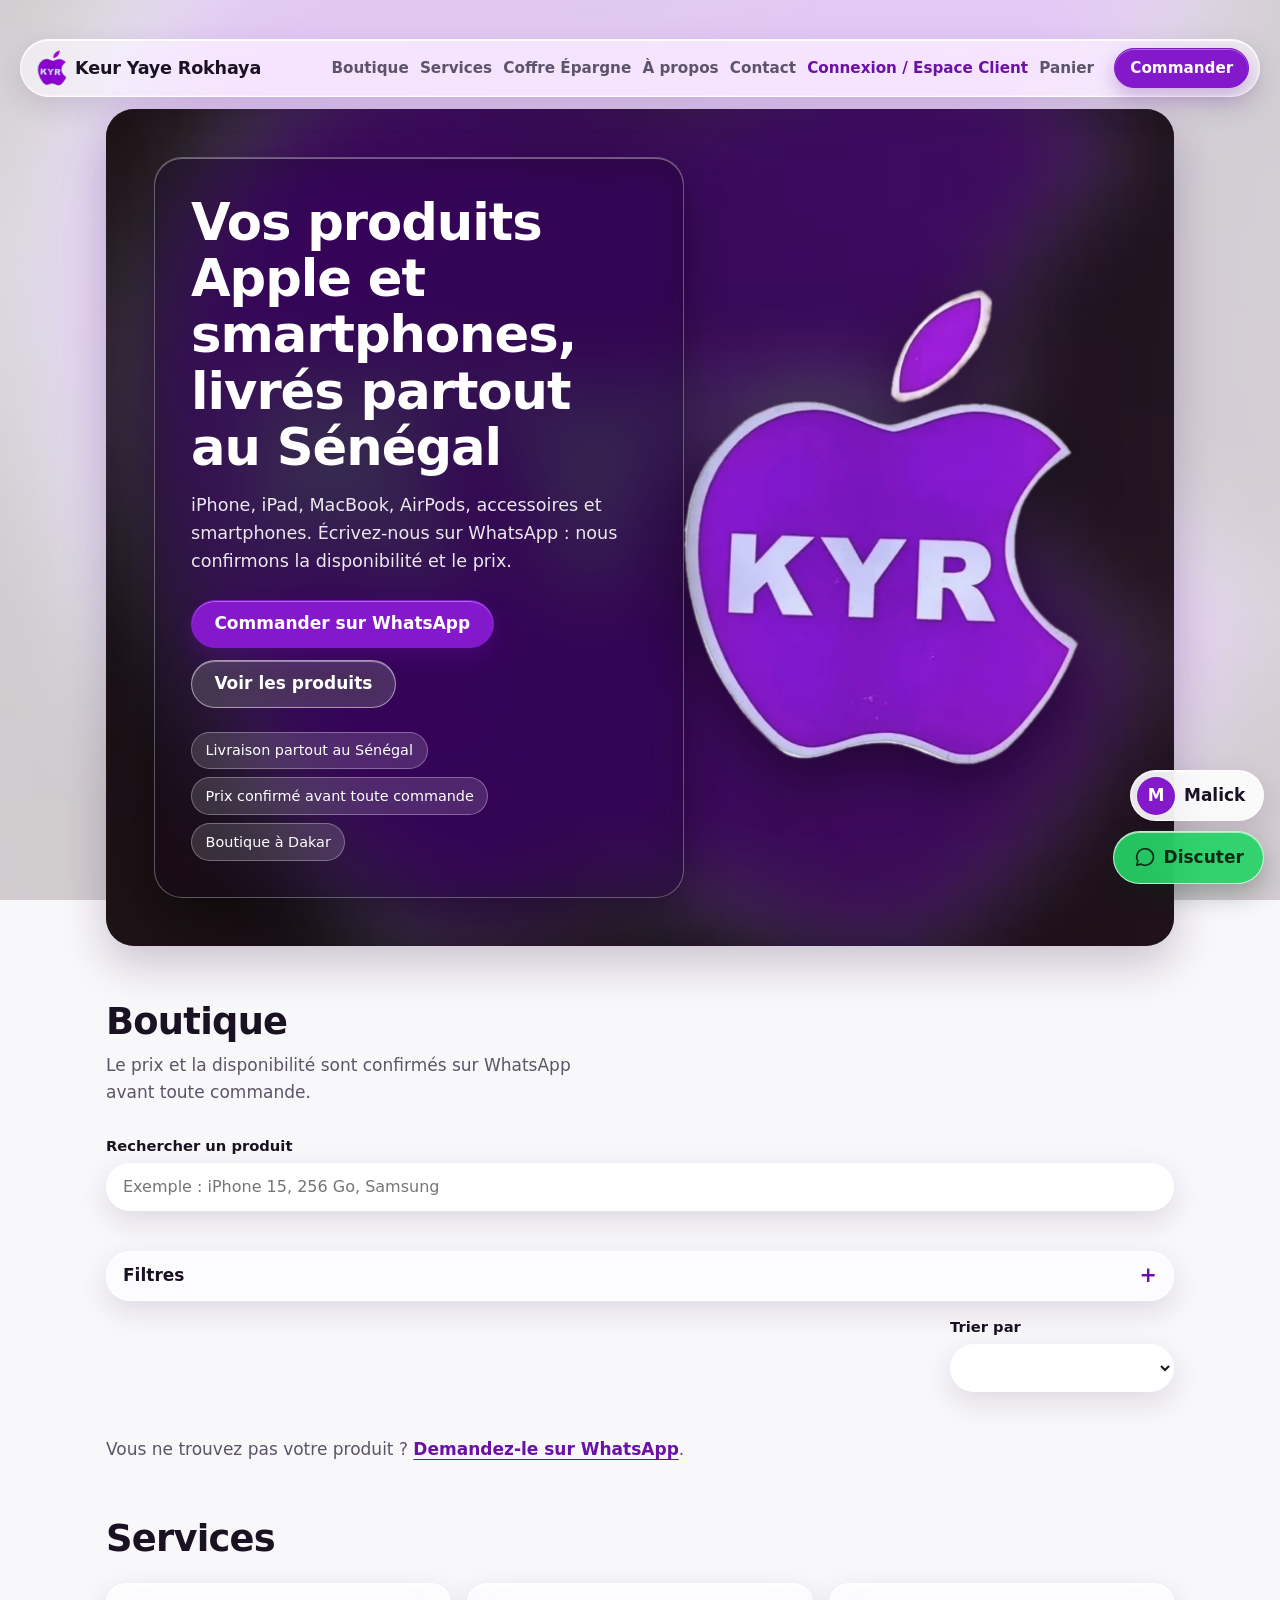
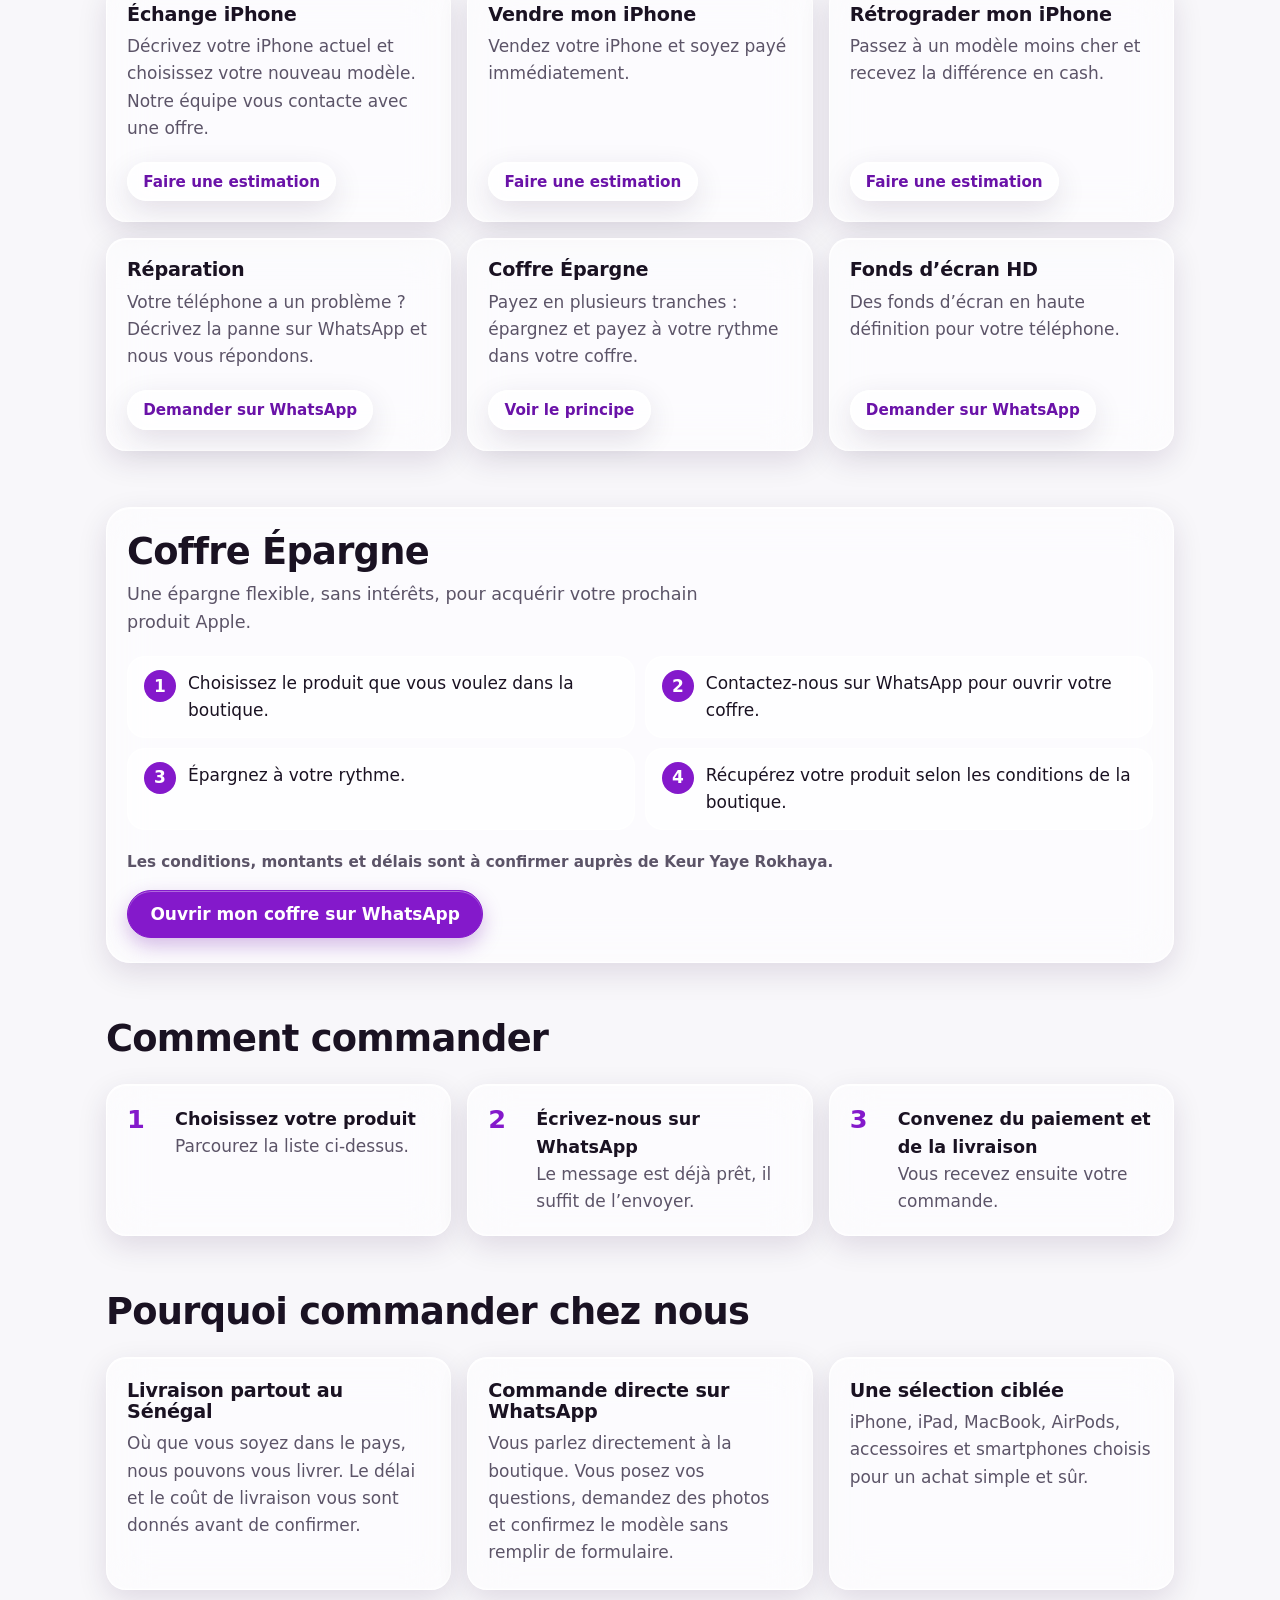
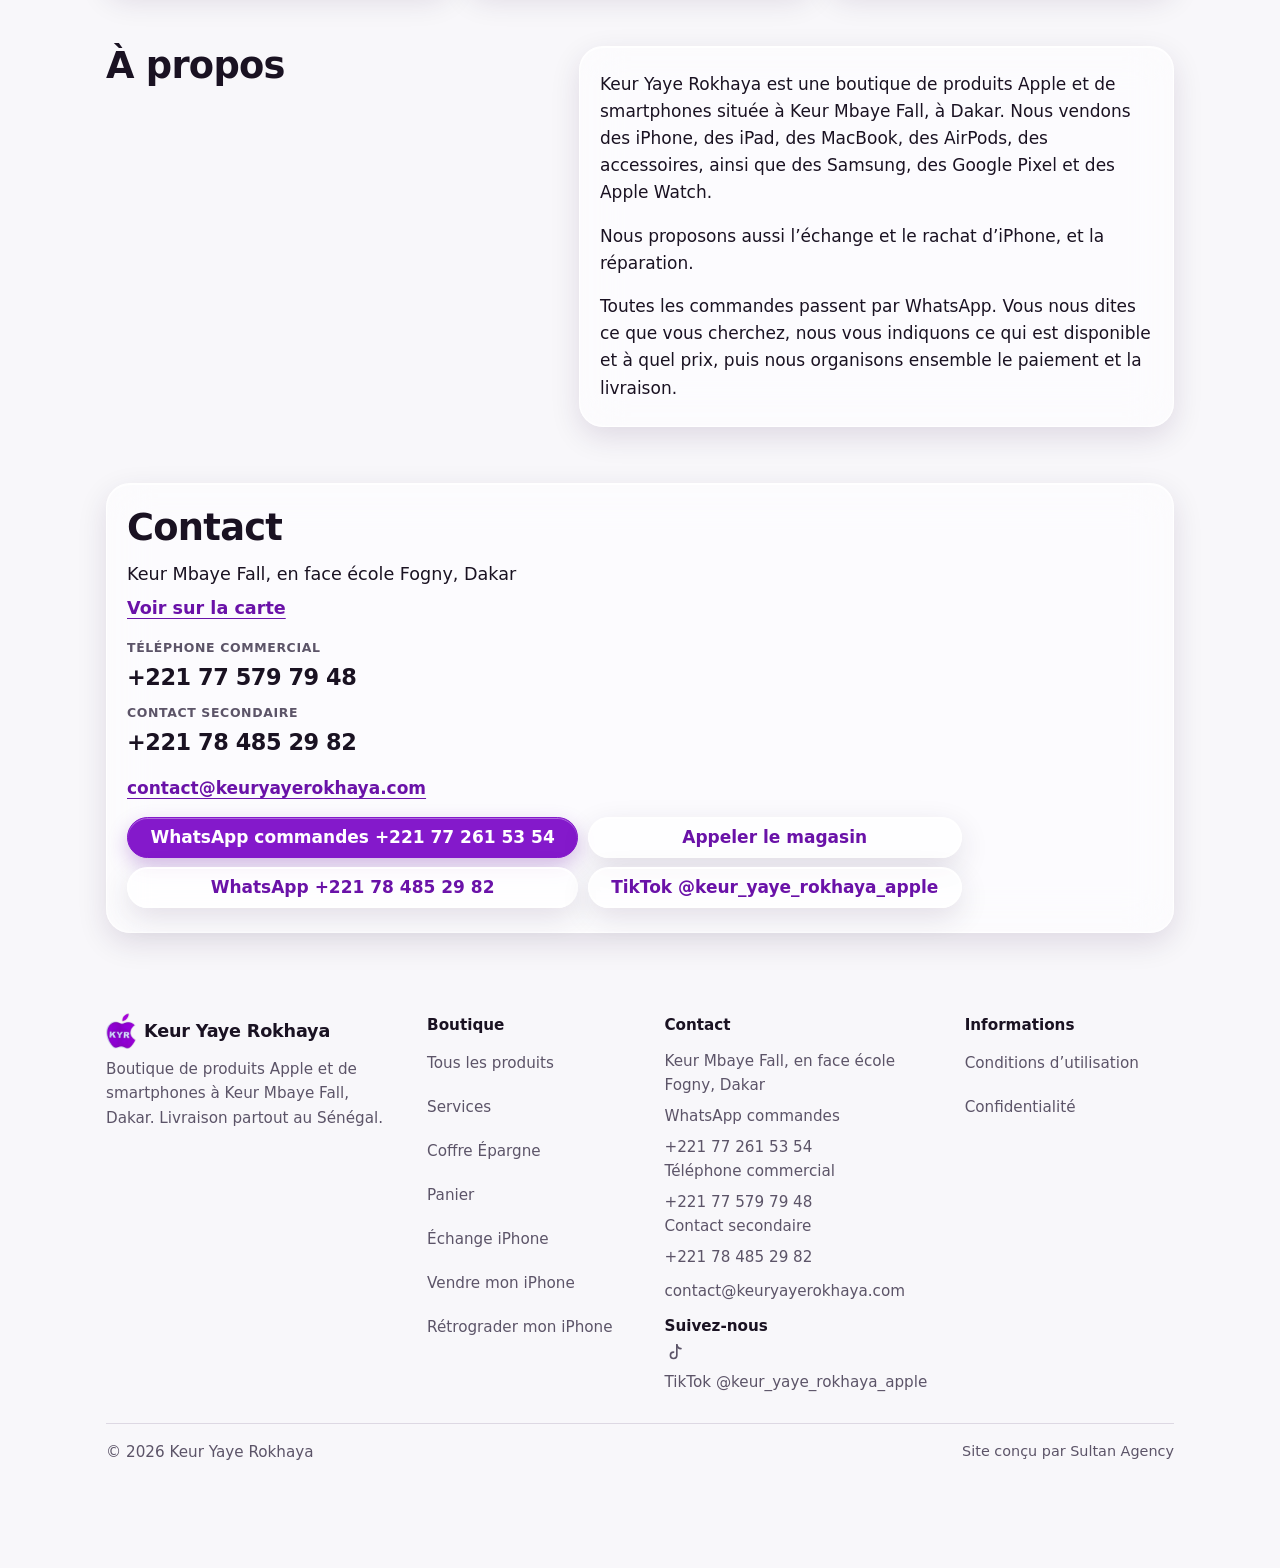
<file: index.html>
﻿﻿﻿﻿﻿﻿﻿<!DOCTYPE html>
<html lang="fr">
<head>
  <meta charset="utf-8">
  <meta name="viewport" content="width=device-width, initial-scale=1">
  <title>Keur Yaye Rokhaya | iPhone, MacBook et smartphones à Dakar</title>
  <meta name="description" content="Keur Yaye Rokhaya, boutique à Dakar : iPhone, iPad, MacBook, AirPods, accessoires et smartphones. Échange, rachat d’iPhone et réparation. Commande sur WhatsApp, livraison partout au Sénégal.">
  <meta name="robots" content="index, follow">
  <meta property="og:type" content="website">
  <meta property="og:site_name" content="Keur Yaye Rokhaya">
  <meta property="og:title" content="Keur Yaye Rokhaya | iPhone, MacBook et smartphones à Dakar">
  <meta property="og:description" content="Boutique à Dakar : iPhone, iPad, MacBook, AirPods et smartphones. Commande sur WhatsApp, livraison partout au Sénégal.">
  <meta property="og:locale" content="fr_FR">
  <meta property="og:url" content="https://keuryayerokhaya.com/">
  <meta property="og:image" content="https://keuryayerokhaya.com/og-image.jpg">
  <meta property="og:image:width" content="1200">
  <meta property="og:image:height" content="630">
  <meta property="og:image:alt" content="Logo Keur Yaye Rokhaya, boutique à Dakar">
  <meta name="twitter:card" content="summary_large_image">
  <link rel="canonical" href="https://keuryayerokhaya.com/">
  <meta name="theme-color" content="#8419CB">
  <link rel="icon" href="favicon.png" type="image/png">
  <link rel="apple-touch-icon" href="apple-touch-icon.png">
  <link rel="preload" href="hero-bg.jpg" as="image">
  <script type="application/ld+json">
  {"@context": "https://schema.org", "@graph": [{"@type": "Store", "@id": "https://keuryayerokhaya.com/#boutique", "name": "Keur Yaye Rokhaya", "url": "https://keuryayerokhaya.com/", "image": "https://keuryayerokhaya.com/og-image.jpg", "logo": "https://keuryayerokhaya.com/logo.png", "description": "Boutique de produits Apple et de smartphones à Dakar. Livraison partout au Sénégal.", "telephone": ["+221775797948", "+221772615354", "+221784852982"], "sameAs": ["https://www.tiktok.com/@keur_yaye_rokhaya_apple"], "email": "contact@keuryayerokhaya.com", "address": {"@type": "PostalAddress", "streetAddress": "Keur Mbaye Fall, en face école Fogny", "addressLocality": "Dakar", "addressCountry": "SN"}}, {"@type": "WebSite", "@id": "https://keuryayerokhaya.com/#site", "name": "Keur Yaye Rokhaya", "url": "https://keuryayerokhaya.com/", "inLanguage": "fr", "publisher": {"@id": "https://keuryayerokhaya.com/#boutique"}}]}
  </script>
  <link rel="stylesheet" href="style.css">
</head>
<body>

<header class="site-header">
  <div class="header-grid">
    <a class="brand" href="#top"><img src="logo.png" alt="" width="30" height="36">Keur Yaye Rokhaya</a>
    <nav class="nav" aria-label="Navigation principale">
      <a href="#nos-produits">Boutique</a>
      <a href="#services">Services</a>
      <a href="#epargne">Coffre Épargne</a>
      <a href="#a-propos">À propos</a>
      <a href="#contact">Contact</a>
    </nav>
    <a class="btn btn-small" href="#" data-wa="Bonjour, je souhaite commander un produit chez Keur Yaye Rokhaya.">Commander</a>
  </div>
</header>

<main id="top">

  <section class="hero" aria-labelledby="titre-hero">
    <div class="stage">
      <img class="stage-logo" src="hero-logo.webp" alt="Logo Keur Yaye Rokhaya : une pomme violette avec les lettres KYR" width="480" height="576">
      <div class="hero-panel">
        <h1 id="titre-hero">Vos produits Apple et smartphones, livrés partout au Sénégal</h1>
        <p class="lead">iPhone, iPad, MacBook, AirPods, accessoires et smartphones. Écrivez-nous sur WhatsApp : nous confirmons la disponibilité et le prix.</p>
        <div class="hero-actions">
          <a class="btn" href="#" data-wa="Bonjour, je souhaite commander un produit chez Keur Yaye Rokhaya.">Commander sur WhatsApp</a>
          <a class="btn btn-glass" href="#nos-produits">Voir les produits</a>
        </div>
        <ul class="tags">
          <li>Livraison partout au Sénégal</li>
          <li>Prix confirmé avant toute commande</li>
          <li>Boutique à Dakar</li>
        </ul>
      </div>
    </div>
  </section>

  <section id="nos-produits" aria-labelledby="titre-produits">
    <div class="wrap">
      <div class="section-head">
        <div>
          <h2 id="titre-produits">Boutique</h2>
          <p>Le prix et la disponibilité sont confirmés sur WhatsApp avant toute commande.</p>
        </div>
      </div>
      <div class="shop-tools">
        <div class="search-field">
          <label for="recherche">Rechercher un produit</label>
          <input id="recherche" type="search" placeholder="Exemple : iPhone 15, 256 Go, Samsung" autocomplete="off" enterkeyhint="search" maxlength="80">
        </div>
        <div class="cats" id="cats" role="group" aria-label="Catégories"></div>
        <details class="filters-panel" id="filtres-panel">
          <summary>Filtres <span id="filtres-actifs"></span></summary>
          <div class="filters-grid" id="filtres-champs"></div>
          <p class="error-msg" id="erreur-prix" role="alert" hidden></p>
          <button type="button" class="btn btn-outline btn-small" id="reinit">Réinitialiser les filtres</button>
        </details>
        <div class="shop-bar">
          <p id="compteur" role="status" aria-live="polite"></p>
          <div class="sort-field"><label for="tri">Trier par</label><select id="tri"></select></div>
        </div>
      </div>
      <div class="grid" id="grid"></div>
      <div class="empty-state" id="vide" hidden>
        <p><strong>Aucun produit ne correspond à votre recherche.</strong></p>
        <p>Essayez un autre mot ou retirez des filtres.</p>
        <button type="button" class="btn btn-outline" id="reinit2">Réinitialiser les filtres</button>
      </div>
      <noscript><p class="note">La boutique a besoin de JavaScript. Écrivez-nous sur WhatsApp pour connaître nos produits.</p></noscript>
      <p class="shop-help">Vous ne trouvez pas votre produit ? <a href="#" data-wa="Bonjour Keur Yaye Rokhaya, je cherche un produit qui n’est pas dans la boutique.">Demandez-le sur WhatsApp</a>.</p>
    </div>
  </section>

  <section id="services" aria-labelledby="titre-services">
    <div class="wrap">
      <h2 id="titre-services">Services</h2>
      <div class="services">
        <article class="service">
          <h3>Échange iPhone</h3>
          <p>Décrivez votre iPhone actuel et choisissez votre nouveau modèle. Notre équipe vous contacte avec une offre.</p>
          <a class="btn btn-outline btn-small" href="estimation.html?type=echange">Faire une estimation</a>
        </article>
        <article class="service">
          <h3>Vendre mon iPhone</h3>
          <p>Vendez votre iPhone et soyez payé immédiatement.</p>
          <a class="btn btn-outline btn-small" href="estimation.html?type=vendre">Faire une estimation</a>
        </article>
        <article class="service">
          <h3>Rétrograder mon iPhone</h3>
          <p>Passez à un modèle moins cher et recevez la différence en cash.</p>
          <a class="btn btn-outline btn-small" href="estimation.html?type=retrograder">Faire une estimation</a>
        </article>
        <article class="service">
          <h3>Réparation</h3>
          <p>Votre téléphone a un problème ? Décrivez la panne sur WhatsApp et nous vous répondons.</p>
          <a class="btn btn-outline btn-small" href="#" data-wa="Bonjour, je souhaite faire réparer mon téléphone.">Demander sur WhatsApp</a>
        </article>
        <article class="service">
          <h3>Coffre Épargne</h3>
          <p>Payez en plusieurs tranches : épargnez et payez à votre rythme dans votre coffre.</p>
          <a class="btn btn-outline btn-small" href="#epargne">Voir le principe</a>
        </article>
        <article class="service">
          <h3>Fonds d’écran HD</h3>
          <p>Des fonds d’écran en haute définition pour votre téléphone.</p>
          <a class="btn btn-outline btn-small" href="#" data-wa="Bonjour, je souhaite des fonds d’écran HD.">Demander sur WhatsApp</a>
        </article>
      </div>
    </div>
  </section>

  <section id="epargne" aria-labelledby="titre-epargne">
    <div class="wrap">
      <div class="panel coffre">
        <h2 id="titre-epargne">Coffre Épargne</h2>
        <p class="coffre-lead">Une épargne flexible, sans intérêts, pour acquérir votre prochain produit Apple.</p>
        <ol class="coffre-steps">
          <li><span class="n">1</span><span>Choisissez le produit que vous voulez dans la boutique.</span></li>
          <li><span class="n">2</span><span>Contactez-nous sur WhatsApp pour ouvrir votre coffre.</span></li>
          <li><span class="n">3</span><span>Épargnez à votre rythme.</span></li>
          <li><span class="n">4</span><span>Récupérez votre produit selon les conditions de la boutique.</span></li>
        </ol>
        <p class="note">Les conditions, montants et délais sont à confirmer auprès de Keur Yaye Rokhaya.</p>
        <a class="btn" href="#" data-wa="Bonjour, je souhaite ouvrir un Coffre Épargne.">Ouvrir mon coffre sur WhatsApp</a>
      </div>
    </div>
  </section>

  <section id="comment-commander" aria-labelledby="titre-commander">
    <div class="wrap">
      <h2 id="titre-commander">Comment commander</h2>
      <ol class="steps">
        <li><span class="n">1</span><div><strong>Choisissez votre produit</strong><span>Parcourez la liste ci-dessus.</span></div></li>
        <li><span class="n">2</span><div><strong>Écrivez-nous sur WhatsApp</strong><span>Le message est déjà prêt, il suffit de l’envoyer.</span></div></li>
        <li><span class="n">3</span><div><strong>Convenez du paiement et de la livraison</strong><span>Vous recevez ensuite votre commande.</span></div></li>
      </ol>
    </div>
  </section>

  <section id="atouts" aria-labelledby="titre-atouts">
    <div class="wrap">
      <h2 id="titre-atouts">Pourquoi commander chez nous</h2>
      <div class="facts">
        <div>
          <h3>Livraison partout au Sénégal</h3>
          <p>Où que vous soyez dans le pays, nous pouvons vous livrer. Le délai et le coût de livraison vous sont donnés avant de confirmer.</p>
        </div>
        <div>
          <h3>Commande directe sur WhatsApp</h3>
          <p>Vous parlez directement à la boutique. Vous posez vos questions, demandez des photos et confirmez le modèle sans remplir de formulaire.</p>
        </div>
        <div>
          <h3>Une sélection ciblée</h3>
          <p>iPhone, iPad, MacBook, AirPods, accessoires et smartphones choisis pour un achat simple et sûr.</p>
        </div>
      </div>
    </div>
  </section>

  <section id="a-propos" aria-labelledby="titre-apropos">
    <div class="wrap two-col">
      <h2 id="titre-apropos">À propos</h2>
      <div class="panel prose">
        <p>Keur Yaye Rokhaya est une boutique de produits Apple et de smartphones située à Keur Mbaye Fall, à Dakar. Nous vendons des iPhone, des iPad, des MacBook, des AirPods, des accessoires, ainsi que des Samsung, des Google Pixel et des Apple Watch.</p>
        <p>Nous proposons aussi l’échange et le rachat d’iPhone, et la réparation.</p>
        <p>Toutes les commandes passent par WhatsApp. Vous nous dites ce que vous cherchez, nous vous indiquons ce qui est disponible et à quel prix, puis nous organisons ensemble le paiement et la livraison.</p>
      </div>
    </div>
  </section>

  <section id="contact" aria-labelledby="titre-contact">
    <div class="wrap">
      <div class="panel">
        <h2 id="titre-contact">Contact</h2>
        <address class="contact-address">Keur Mbaye Fall, en face école Fogny, Dakar<br><a class="map-link" href="https://www.google.com/maps/search/?api=1&amp;query=Keur+Mbaye+Fall+%C3%A9cole+Fogny+Dakar" target="_blank" rel="noopener">Voir sur la carte</a></address>
        <p class="contact-line"><span class="contact-label">Téléphone commercial</span><a href="#" data-tel="c"></a></p>
        <p class="contact-line"><span class="contact-label">Contact secondaire</span><a href="#" data-tel="2"></a></p>
        <p class="contact-mail"><a href="#" data-mail></a></p>
        <div class="contact-actions">
          <a class="btn" href="#" data-wa="Bonjour, j’ai une question sur un produit." data-wa-num="1">WhatsApp commandes <span data-num="1"></span></a>
          <a class="btn btn-outline" href="#" data-tel="c">Appeler le magasin</a>
          <a class="btn btn-outline" href="#" data-wa="Bonjour, j’ai une question sur un produit." data-wa-num="2">WhatsApp <span data-num="2"></span></a>
          <a class="btn btn-outline" href="#" data-tiktok>TikTok @keur_yaye_rokhaya_apple</a>
        </div>
      </div>
    </div>
  </section>

</main>

<footer class="site-footer">
  <div class="wrap footer-inner">
    <p>© 2026 Keur Yaye Rokhaya</p>
    <nav aria-label="Informations légales">
      <a href="cgu.html">Conditions d’utilisation</a>
      <a href="confidentialite.html">Confidentialité</a>
    </nav>
    <p class="credit">Site conçu par Sultan Agency</p>
  </div>
</footer>
<script src="vendor/supabase-js-2.117.2.js"></script>
<script src="supabase-config.js"></script>
<script src="supabase-client.js"></script>
<script src="products.js" charset="utf-8"></script>
<script src="site.js"></script>
<script src="shop.js"></script>
<script src="boutique.js"></script>
</body>
</html>
</file>
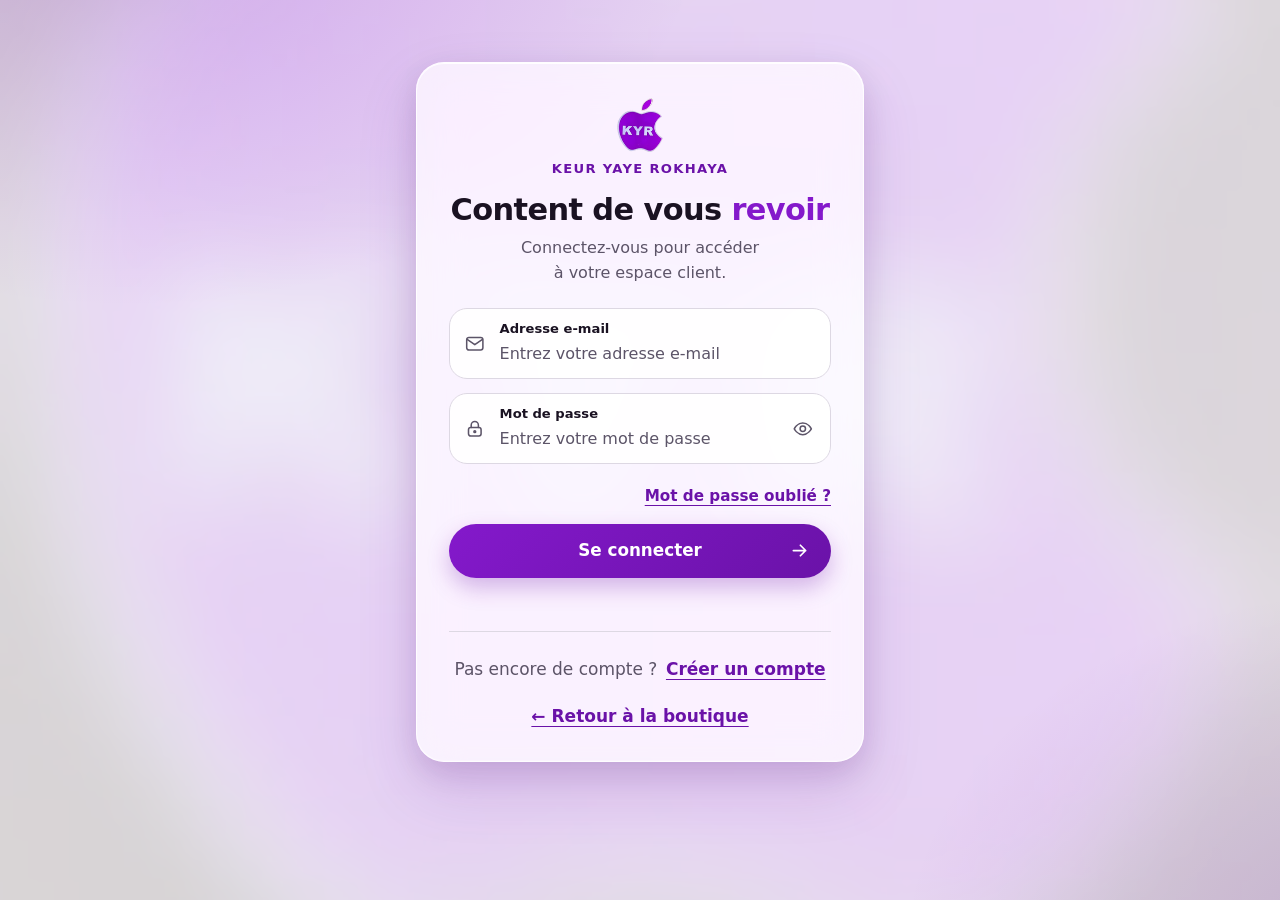
<file: admin.html>
<!DOCTYPE html>
<html lang="fr">
<head>
  <meta charset="UTF-8">
  <meta name="viewport" content="width=device-width, initial-scale=1.0">

  <title>Administration — Keur Yaye Rokhaya</title>
  <meta name="robots" content="noindex, nofollow">
  <meta name="referrer" content="no-referrer">

  <meta
    http-equiv="Content-Security-Policy"
    content="default-src 'none'; script-src 'self'; style-src 'self'; img-src 'self' data: https://thgthdztavrflheywfpw.supabase.co; connect-src https://thgthdztavrflheywfpw.supabase.co wss://thgthdztavrflheywfpw.supabase.co; base-uri 'none'; form-action 'none'; object-src 'none'"
  >

  <link rel="stylesheet" href="style.css">
  <link rel="stylesheet" href="admin.css">
</head>

<body class="adm">

  <a class="adm-skip" href="#adm-contenu">Aller au contenu</a>

  <noscript>
    <p class="adm-noscript">
      JavaScript est nécessaire pour utiliser l'administration.
    </p>
  </noscript>

  <!-- =========================================================
       ÉCRANS AVANT ACCÈS
       ========================================================= -->

  <div id="adm-ecran" class="adm-centre">
    <div class="adm-pile">

      <p class="adm-marque-simple">
        <img src="logo.png" alt="" width="30" height="36">
        <span>
          Keur Yaye Rokhaya
          <small>Administration</small>
        </span>
      </p>

      <!-- Chargement -->
      <section
        id="adm-v-chargement"
        class="adm-carte"
        aria-labelledby="adm-t-chargement"
      >
        <h1 id="adm-t-chargement" tabindex="-1">
          Administration
        </h1>

        <p id="adm-chargement-texte" role="status">
          Vérification de votre session…
        </p>
      </section>

      <!-- Erreur -->
      <section
        id="adm-v-erreur"
        class="adm-carte"
        aria-labelledby="adm-t-erreur"
        hidden
      >
        <h1 id="adm-t-erreur" tabindex="-1">
          Service indisponible
        </h1>

        <p
          id="adm-erreur-texte"
          class="adm-message adm-message-erreur"
          role="alert"
        ></p>

        <div class="adm-actions">
          <button
            type="button"
            id="adm-reessayer"
            class="adm-btn adm-btn-primaire"
          >
            Réessayer
          </button>

          <a
            class="adm-btn adm-btn-secondaire"
            href="index.html"
          >
            Retour à la boutique
          </a>
        </div>
      </section>

      <!-- Accès refusé -->
      <section
        id="adm-v-refus"
        class="adm-carte"
        aria-labelledby="adm-t-refus"
        hidden
      >
        <h1 id="adm-t-refus" tabindex="-1">
          Accès refusé
        </h1>

        <p>
          Ce compte n'a pas accès à l'administration.
        </p>

        <p class="adm-aide">
          Si vous pensez qu'il s'agit d'une erreur,
          contactez le propriétaire de la boutique.
        </p>

        <div class="adm-actions">
          <a
            class="adm-btn adm-btn-primaire"
            href="index.html"
          >
            Retour à la boutique
          </a>

          <button
            type="button"
            class="adm-btn adm-btn-secondaire"
            data-action="deconnexion"
          >
            Se déconnecter
          </button>
        </div>
      </section>

      <!-- MFA -->
      <section
        id="adm-v-mfa"
        class="adm-carte"
        aria-labelledby="adm-t-mfa"
        hidden
      >
        <h1 id="adm-t-mfa" tabindex="-1">
          Authentification renforcée requise
        </h1>

        <p>
          Pour accéder à l'administration, vous devez activer
          et valider l'authentification à deux facteurs (TOTP).
        </p>

        <p class="adm-compte">
          Connecté :
          <strong id="adm-mfa-email"></strong>
          <span id="adm-mfa-role" class="adm-badge"></span>
        </p>

        <!-- Configuration MFA -->
        <div id="adm-mfa-config" hidden>
          <p class="adm-aide">
            Vous aurez besoin d'une application
            d'authentification
            (Google Authenticator, Microsoft Authenticator,
            Authy…).
          </p>

          <button
            type="button"
            id="adm-mfa-demarrer"
            class="adm-btn adm-btn-primaire"
          >
            Configurer la sécurité
          </button>
        </div>

        <!-- Enrôlement MFA -->
        <div id="adm-mfa-enrol" hidden>

          <ol class="adm-etapes">
            <li>
              Ouvrez votre application d'authentification.
            </li>

            <li>
              Scannez ce QR code, ou saisissez la clé ci-dessous.
            </li>

            <li>
              Saisissez le code à 6 chiffres qu'elle affiche.
            </li>
          </ol>

          <img
            id="adm-mfa-qr"
            class="adm-qr"
            alt="QR code à scanner avec votre application d'authentification"
            width="200"
            height="200"
            hidden
          >

          <p class="adm-aide">
            Clé de configuration manuelle :
            <code
              id="adm-mfa-secret"
              class="adm-code"
            ></code>
          </p>
        </div>

        <!-- Validation MFA -->
        <form
          id="adm-mfa-form"
          novalidate
          hidden
        >
          <label for="adm-mfa-code">
            Code à 6 chiffres
          </label>

          <input
            id="adm-mfa-code"
            name="code"
            class="adm-champ-code"
            type="text"
            inputmode="numeric"
            autocomplete="one-time-code"
            pattern="[0-9]{6}"
            maxlength="6"
            required
          >

          <div class="adm-actions">
            <button
              type="submit"
              id="adm-mfa-valider"
              class="adm-btn adm-btn-primaire"
            >
              Valider
            </button>

            <button
              type="button"
              id="adm-mfa-annuler"
              class="adm-btn adm-btn-secondaire"
              hidden
            >
              Annuler la configuration
            </button>
          </div>
        </form>

        <p
          id="adm-mfa-message"
          class="adm-message"
          aria-live="polite"
        ></p>

        <p class="adm-bas">
          <button
            type="button"
            class="adm-lien"
            data-action="deconnexion"
          >
            Se déconnecter
          </button>
        </p>
      </section>

    </div>
  </div>

  <!-- =========================================================
       APPLICATION ADMINISTRATION
       ========================================================= -->

  <div id="adm-app" class="adm-shell" hidden>
    <!-- VOILE MOBILE -->
    <div
      id="adm-voile"
      class="adm-voile"
      hidden
      aria-hidden="true"
    ></div>
    <!-- BARRE LATÉRALE -->
    <aside
      id="adm-side"
      class="adm-side"
      aria-label="Navigation de l'administration"
    >
      <p class="adm-marque">
        <img
          src="logo.png"
          alt=""
          width="30"
          height="36"
        >
        <span>
          <strong>Keur Yaye Rokhaya</strong>
          <small>Administration</small>
        </span>
      </p>
      <!-- Liste de navigation générée par admin-ui.js -->
      <nav aria-label="Modules">
        <ul
          id="adm-nav"
          class="adm-nav"
        ></ul>
      </nav>
      <div class="adm-user">
        <p
          class="adm-user-email"
          id="adm-user-email"
        ></p>
        <p>
          <span
            id="adm-user-role"
            class="adm-badge"
          ></span>
        </p>
        <button
          type="button"
          class="adm-btn adm-btn-secondaire"
          data-action="deconnexion"
        >
          Se déconnecter
        </button>
        <a
          class="adm-lien adm-lien-bloc"
          href="index.html"
        >
          ← Retour à la boutique
        </a>
      </div>
    </aside>
    <!-- CONTENU -->
    <div class="adm-corps">
      <!-- EN-TÊTE (ordinateur et mobile) -->
      <header class="adm-topbar">
        <button
          type="button"
          id="adm-menu-btn"
          class="adm-btn adm-btn-secondaire adm-btn-petit adm-menu-btn"
          aria-label="Ouvrir le menu"
          aria-controls="adm-side"
          aria-expanded="false"
        >
          <span
            class="adm-burger"
            aria-hidden="true"
          ></span>
        </button>
        <p class="adm-topbar-marque">
          <img
            src="logo.png"
            alt=""
            width="22"
            height="26"
          >
          <span>Keur Yaye Rokhaya</span>
        </p>
        <div class="adm-topbar-droite">
          <span class="adm-badge adm-badge--lecture" title="La plupart des sections servent à consulter les données. Le propriétaire peut modifier le catalogue et gérer les rôles (Équipe et rôles), après confirmation.">Édition limitée</span>
          <span
            id="adm-email"
            class="adm-topbar-email"
          ></span>
          <span
            id="adm-role"
            class="adm-badge"
          ></span>
          <span
            id="adm-securite"
            class="adm-badge"
          ></span>
          <button
            type="button"
            class="adm-btn adm-btn-secondaire adm-btn-petit adm-topbar-sortie"
            data-action="deconnexion"
          >
            Se déconnecter
          </button>
        </div>
      </header>
      <main
        id="adm-contenu"
        class="adm-main"
      >
        <header class="adm-entete">
          <h1
            id="adm-titre-app"
            tabindex="-1"
          >
            Administration
          </h1>
          <p
            id="adm-sous-titre"
            class="adm-sous-titre"
          ></p>
        </header>
        <!-- =====================================================
             VUE DYNAMIQUE PILOTÉE PAR admin-ui.js
             ===================================================== -->
        <section
          id="adm-vue"
          aria-label="Contenu de la page"
        ></section>
      </main>
    </div>
  </div>
  <!-- =========================================================
       NOTIFICATIONS
       ========================================================= -->

  <div
    id="adm-toasts"
    class="adm-toasts"
    aria-live="polite"
    aria-atomic="true"
  ></div>

  <!-- =========================================================
       DIALOGUE
       ========================================================= -->

  <dialog
    id="adm-dialog"
    class="adm-dialog"
    aria-labelledby="adm-dialog-titre"
  >

    <div class="adm-dialog-contenu">

      <h2 id="adm-dialog-titre" tabindex="-1">
        Confirmation
      </h2>

      <div id="adm-dialog-corps"></div>

      <div
        id="adm-dialog-actions"
        class="adm-actions"
      ></div>

    </div>

  </dialog>
  <!-- =========================================================
       SCRIPTS
       ========================================================= -->

  <script src="vendor/supabase-js-2.117.2.js"></script>
  <script src="supabase-config.js"></script>
  <script src="supabase-client.js"></script>
  <script src="admin-ui.js"></script>
  <script src="admin.js"></script>

</body>
</html>
</file>
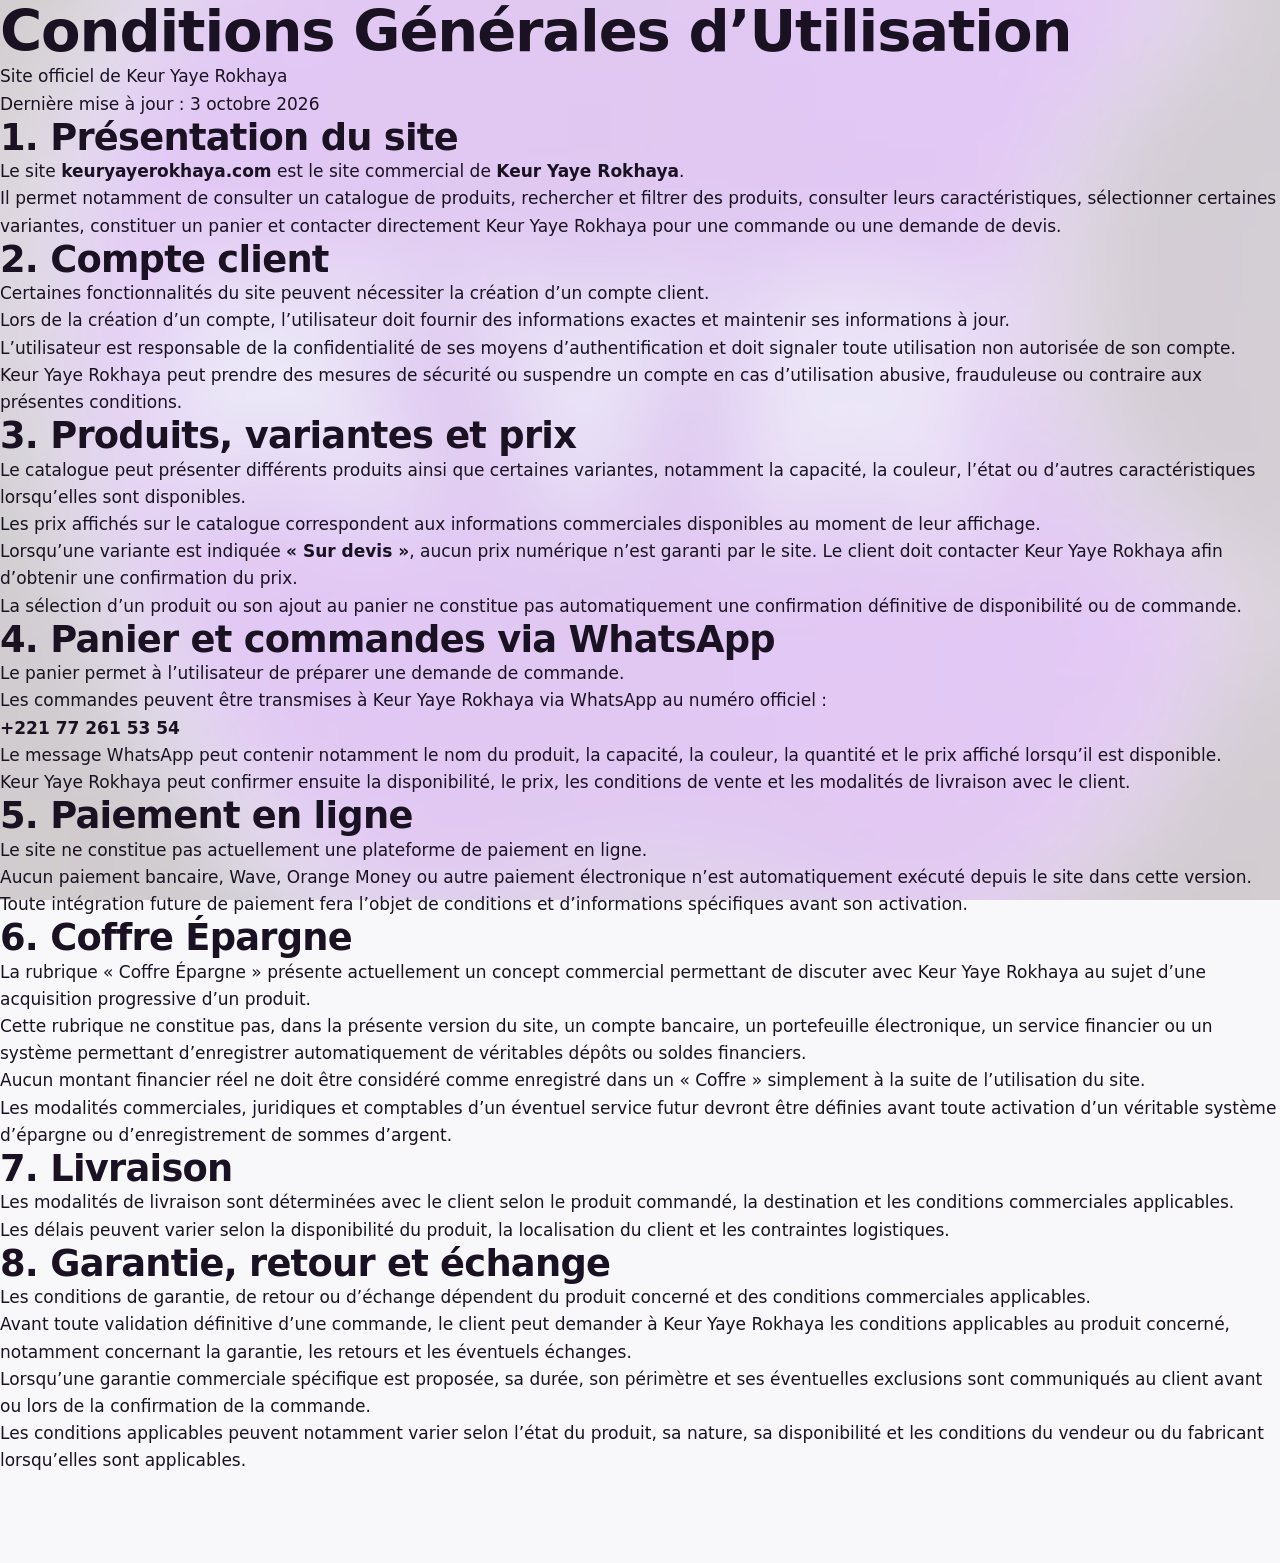
<file: cgu.html>
<!DOCTYPE html>
<html lang="fr">
<head>
  <meta charset="UTF-8">
  <meta name="viewport" content="width=device-width, initial-scale=1.0">

  <title>Conditions Générales d’Utilisation — Keur Yaye Rokhaya</title>
  <meta name="description" content="Conditions Générales d’Utilisation du site Keur Yaye Rokhaya.">
  <link rel="canonical" href="https://keuryayerokhaya.com/cgu.html">

  <link rel="stylesheet" href="style.css">
</head>

<body>

  <main class="legal-page">
    <div class="legal-container">

      <header class="legal-header">
        <h1>Conditions Générales d’Utilisation</h1>
        <p>Site officiel de Keur Yaye Rokhaya</p>
        <p>Dernière mise à jour : 3 octobre 2026</p>
      </header>

      <section>
        <h2>1. Présentation du site</h2>

        <p>
          Le site <strong>keuryayerokhaya.com</strong> est le site commercial de
          <strong>Keur Yaye Rokhaya</strong>.
        </p>

        <p>
          Il permet notamment de consulter un catalogue de produits,
          rechercher et filtrer des produits, consulter leurs caractéristiques,
          sélectionner certaines variantes, constituer un panier et contacter
          directement Keur Yaye Rokhaya pour une commande ou une demande de devis.
        </p>
      </section>

      <section>
        <h2>2. Compte client</h2>

        <p>
          Certaines fonctionnalités du site peuvent nécessiter la création
          d’un compte client.
        </p>

        <p>
          Lors de la création d’un compte, l’utilisateur doit fournir des
          informations exactes et maintenir ses informations à jour.
        </p>

        <p>
          L’utilisateur est responsable de la confidentialité de ses moyens
          d’authentification et doit signaler toute utilisation non autorisée
          de son compte.
        </p>

        <p>
          Keur Yaye Rokhaya peut prendre des mesures de sécurité ou suspendre
          un compte en cas d’utilisation abusive, frauduleuse ou contraire
          aux présentes conditions.
        </p>
      </section>

      <section>
        <h2>3. Produits, variantes et prix</h2>

        <p>
          Le catalogue peut présenter différents produits ainsi que certaines
          variantes, notamment la capacité, la couleur, l’état ou d’autres
          caractéristiques lorsqu’elles sont disponibles.
        </p>

        <p>
          Les prix affichés sur le catalogue correspondent aux informations
          commerciales disponibles au moment de leur affichage.
        </p>

        <p>
          Lorsqu’une variante est indiquée
          <strong>« Sur devis »</strong>, aucun prix numérique n’est garanti
          par le site. Le client doit contacter Keur Yaye Rokhaya afin
          d’obtenir une confirmation du prix.
        </p>

        <p>
          La sélection d’un produit ou son ajout au panier ne constitue pas
          automatiquement une confirmation définitive de disponibilité ou
          de commande.
        </p>
      </section>

      <section>
        <h2>4. Panier et commandes via WhatsApp</h2>

        <p>
          Le panier permet à l’utilisateur de préparer une demande de commande.
        </p>

        <p>
          Les commandes peuvent être transmises à Keur Yaye Rokhaya via
          WhatsApp au numéro officiel :
        </p>

        <p>
          <strong>+221 77 261 53 54</strong>
        </p>

        <p>
          Le message WhatsApp peut contenir notamment le nom du produit,
          la capacité, la couleur, la quantité et le prix affiché lorsqu’il
          est disponible.
        </p>

        <p>
          Keur Yaye Rokhaya peut confirmer ensuite la disponibilité, le prix,
          les conditions de vente et les modalités de livraison avec le client.
        </p>
      </section>

      <section>
        <h2>5. Paiement en ligne</h2>

        <p>
          Le site ne constitue pas actuellement une plateforme de paiement
          en ligne.
        </p>

        <p>
          Aucun paiement bancaire, Wave, Orange Money ou autre paiement
          électronique n’est automatiquement exécuté depuis le site dans
          cette version.
        </p>

        <p>
          Toute intégration future de paiement fera l’objet de conditions
          et d’informations spécifiques avant son activation.
        </p>
      </section>

      <section>
        <h2>6. Coffre Épargne</h2>

        <p>
          La rubrique « Coffre Épargne » présente actuellement un concept
          commercial permettant de discuter avec Keur Yaye Rokhaya au sujet
          d’une acquisition progressive d’un produit.
        </p>

        <p>
          Cette rubrique ne constitue pas, dans la présente version du site,
          un compte bancaire, un portefeuille électronique, un service
          financier ou un système permettant d’enregistrer automatiquement
          de véritables dépôts ou soldes financiers.
        </p>

        <p>
          Aucun montant financier réel ne doit être considéré comme enregistré
          dans un « Coffre » simplement à la suite de l’utilisation du site.
        </p>

        <p>
          Les modalités commerciales, juridiques et comptables d’un éventuel
          service futur devront être définies avant toute activation d’un
          véritable système d’épargne ou d’enregistrement de sommes d’argent.
        </p>
      </section>

      <section>
        <h2>7. Livraison</h2>

        <p>
          Les modalités de livraison sont déterminées avec le client selon
          le produit commandé, la destination et les conditions commerciales
          applicables.
        </p>

        <p>
          Les délais peuvent varier selon la disponibilité du produit,
          la localisation du client et les contraintes logistiques.
        </p>
      </section>

      <section>
        <h2>8. Garantie, retour et échange</h2>

        <p>
          Les conditions de garantie, de retour ou d’échange dépendent du
          produit concerné et des conditions commerciales applicables.
        </p>

        <p>
          Avant toute validation définitive d’une commande, le client peut
          demander à Keur Yaye Rokhaya les conditions applicables au produit
          concerné, notamment concernant la garantie, les retours et les
          éventuels échanges.
        </p>

        <p>
          Lorsqu’une garantie commerciale spécifique est proposée, sa durée,
          son périmètre et ses éventuelles exclusions sont communiqués au
          client avant ou lors de la confirmation de la commande.
        </p>

        <p>
          Les conditions applicables peuvent notamment varier selon l’état
          du produit, sa nature, sa disponibilité et les conditions du vendeur
          ou du fabricant lorsqu’elles sont applicables.
        </p>
      </section>

    </div>
  </main>

</body>
</html>
</file>
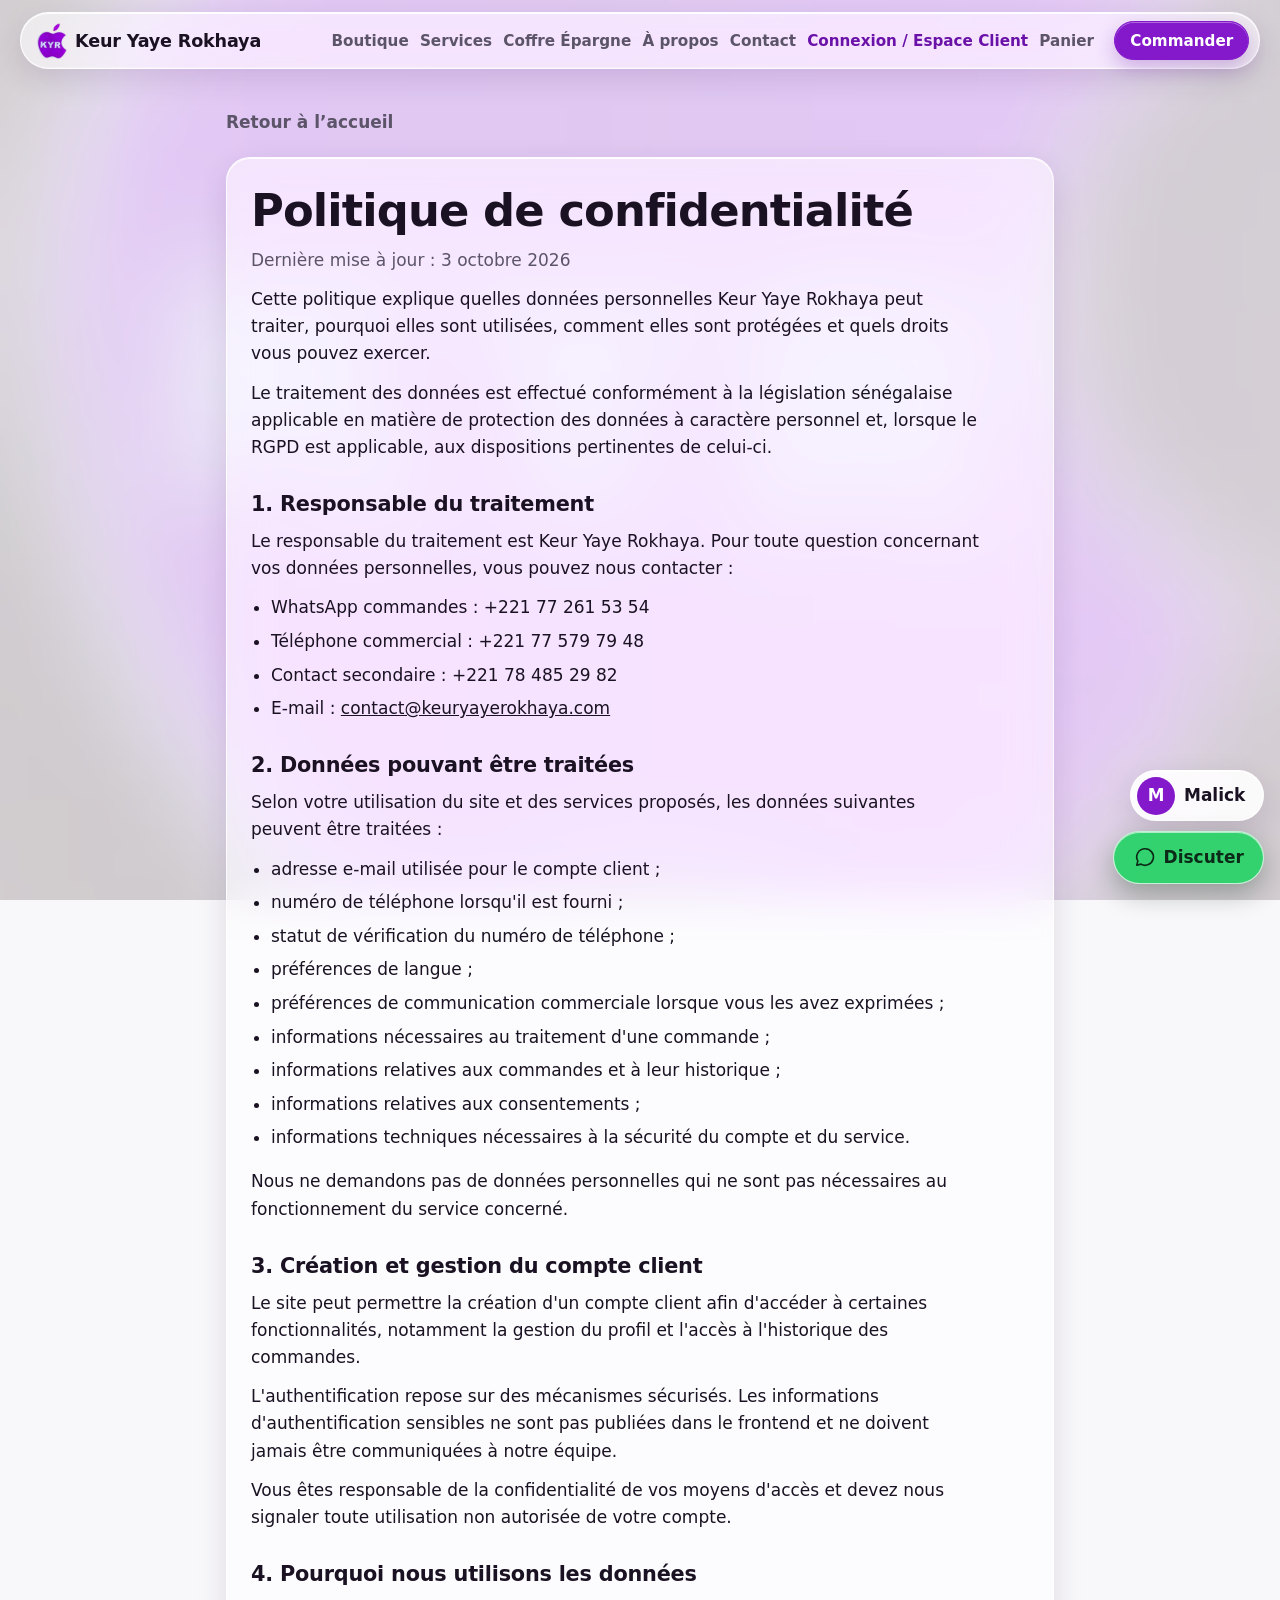
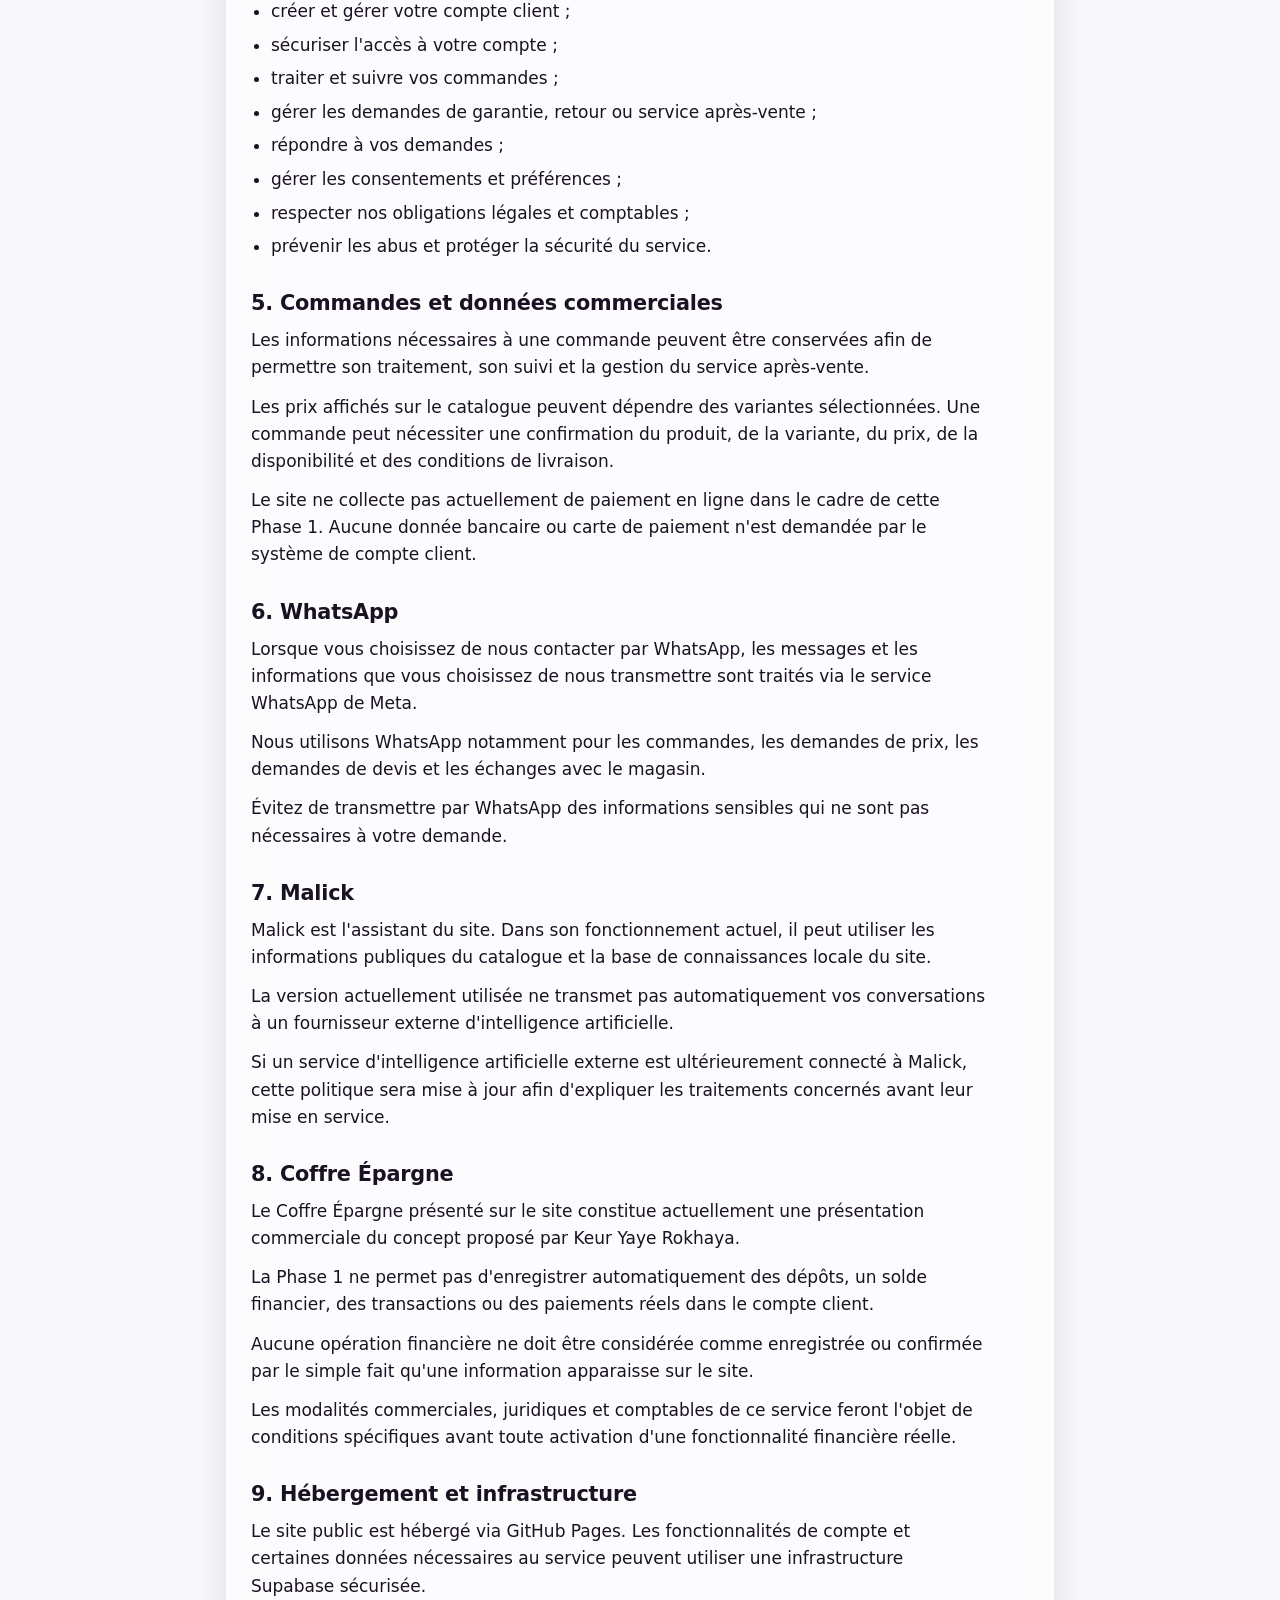
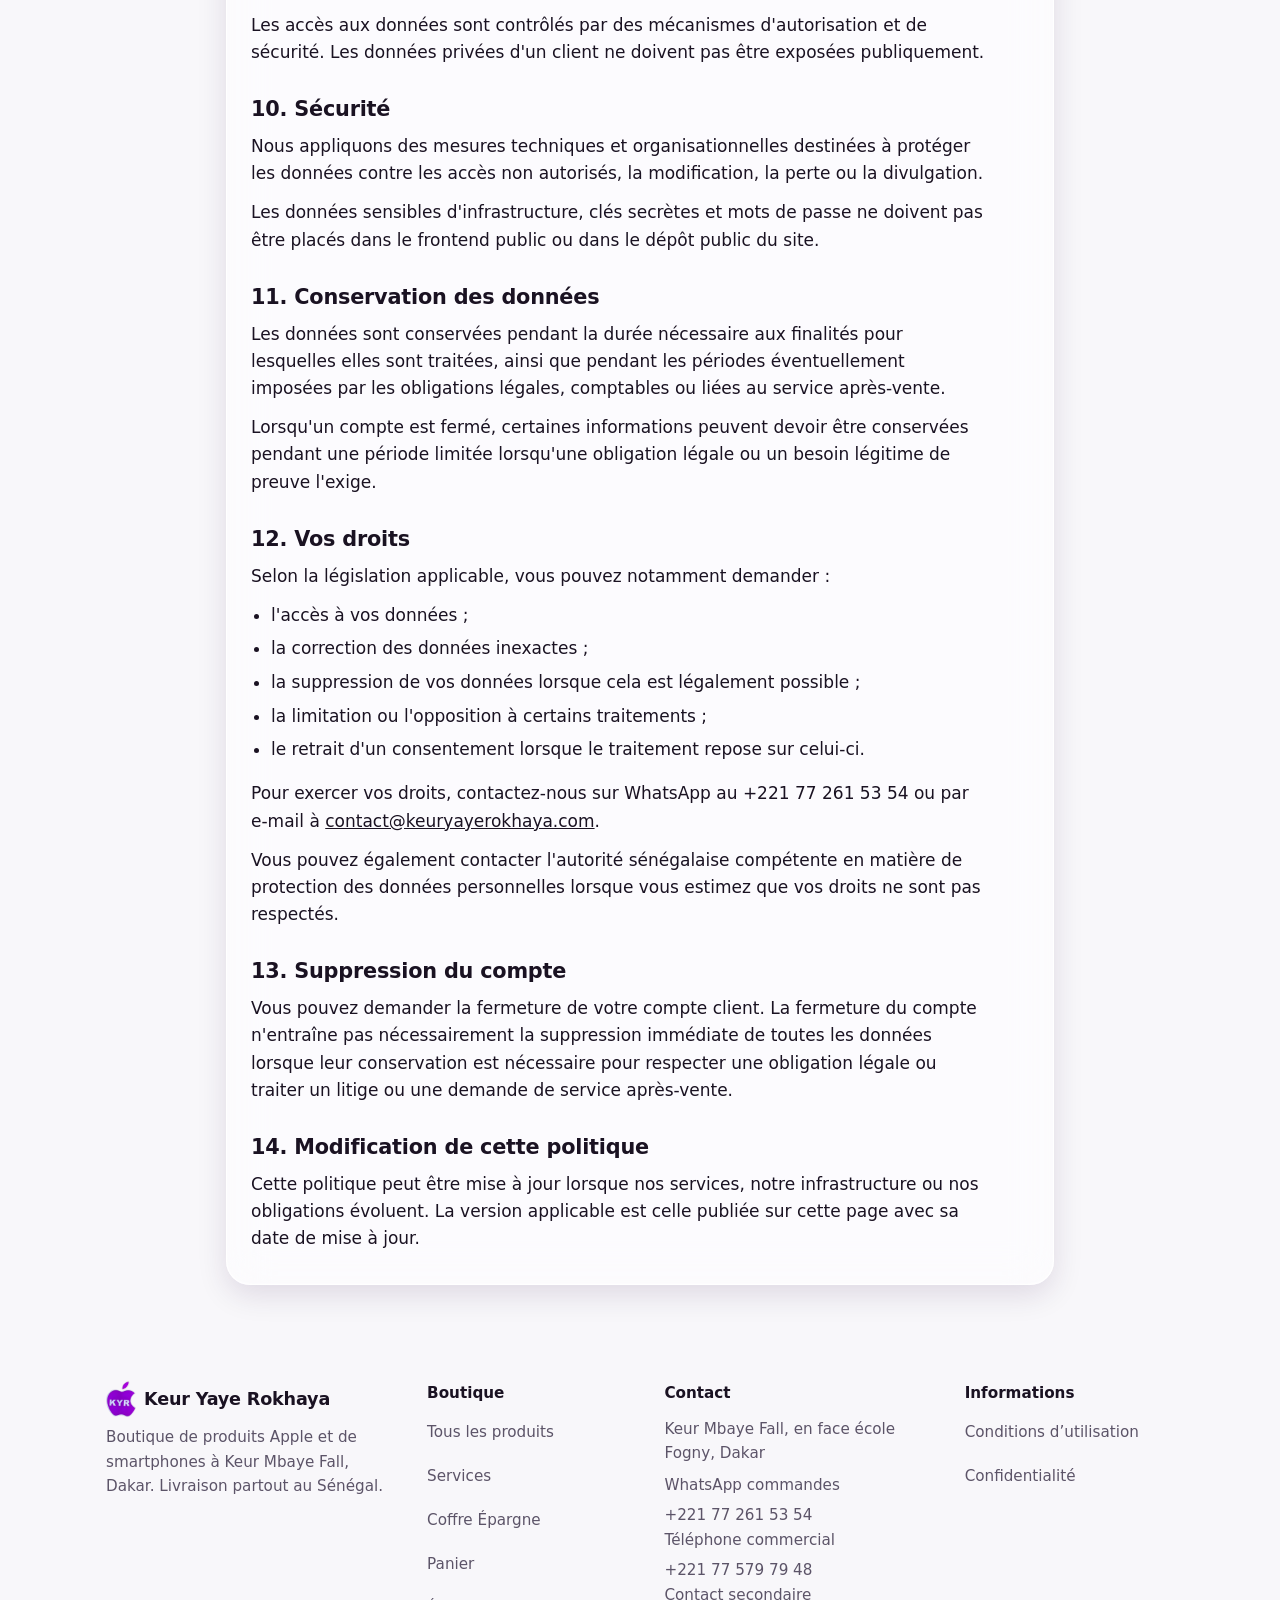
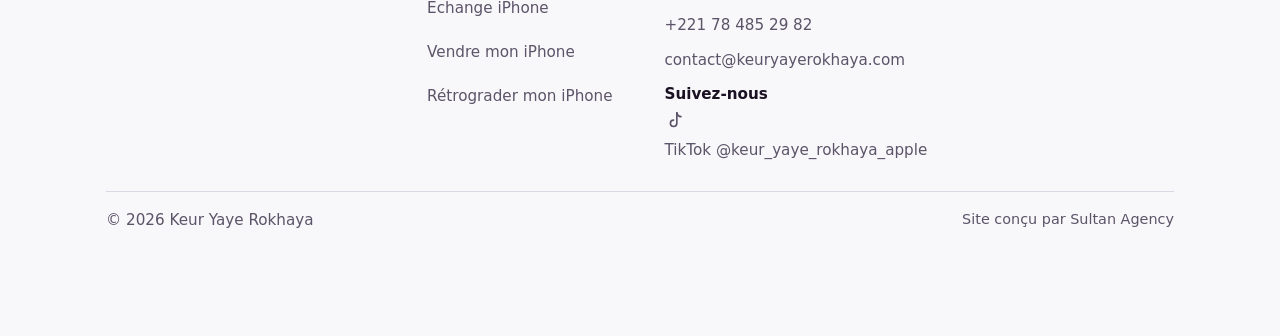
<file: confidentialite.html>
<!DOCTYPE html>

<html lang="fr">
<head>
  <meta charset="utf-8">
  <meta name="viewport" content="width=device-width, initial-scale=1">
  <title>Politique de confidentialité | Keur Yaye Rokhaya</title>
  <meta name="robots" content="index, follow">
  <meta name="description" content="Politique de confidentialité de Keur Yaye Rokhaya : données personnelles, comptes clients, commandes, sécurité et droits des utilisateurs.">
  <link rel="canonical" href="https://keuryayerokhaya.com/confidentialite.html">
  <meta property="og:image" content="https://keuryayerokhaya.com/og-image.jpg">
  <meta property="og:site_name" content="Keur Yaye Rokhaya">
  <meta name="theme-color" content="#8419CB">
  <link rel="icon" href="favicon.png" type="image/png">
  <link rel="apple-touch-icon" href="apple-touch-icon.png">
  <link rel="stylesheet" href="style.css">
</head>
<body>

<header class="site-header">
  <div class="header-grid">
    <a class="brand" href="index.html">
      <img src="logo.png" alt="" width="30" height="36">
      Keur Yaye Rokhaya
    </a>
<nav class="nav" aria-label="Navigation principale">
  <a href="index.html#nos-produits">Boutique</a>
  <a href="index.html#services">Services</a>
  <a href="index.html#epargne">Coffre Épargne</a>
  <a href="index.html#a-propos">À propos</a>
  <a href="index.html#contact">Contact</a>
</nav>

<a class="btn btn-small" href="#" data-wa="Bonjour, je souhaite commander un produit chez Keur Yaye Rokhaya.">
  Commander
</a>
  </div>
</header>

<main class="legal">
  <div class="wrap">
    <a class="back" href="index.html">Retour à l’accueil</a>
<div class="panel">
  <h1>Politique de confidentialité</h1>
  <p class="updated">Dernière mise à jour : 3 octobre 2026</p>

  <p>
    Cette politique explique quelles données personnelles Keur Yaye Rokhaya peut traiter,
    pourquoi elles sont utilisées, comment elles sont protégées et quels droits vous pouvez exercer.
  </p>

  <p>
    Le traitement des données est effectué conformément à la législation sénégalaise applicable
    en matière de protection des données à caractère personnel et, lorsque le RGPD est applicable,
    aux dispositions pertinentes de celui-ci.
  </p>

  <h2>1. Responsable du traitement</h2>

  <p>
    Le responsable du traitement est Keur Yaye Rokhaya.
    Pour toute question concernant vos données personnelles, vous pouvez nous contacter :
  </p>

  <ul>
    <li>WhatsApp commandes : <span data-num="1"></span></li>
    <li>Téléphone commercial : <span data-num="c"></span></li>
    <li>Contact secondaire : <span data-num="2"></span></li>
    <li>E-mail : <a href="#" data-mail></a></li>
  </ul>

  <h2>2. Données pouvant être traitées</h2>

  <p>
    Selon votre utilisation du site et des services proposés, les données suivantes peuvent être traitées :
  </p>

  <ul>
    <li>adresse e-mail utilisée pour le compte client ;</li>
    <li>numéro de téléphone lorsqu'il est fourni ;</li>
    <li>statut de vérification du numéro de téléphone ;</li>
    <li>préférences de langue ;</li>
    <li>préférences de communication commerciale lorsque vous les avez exprimées ;</li>
    <li>informations nécessaires au traitement d'une commande ;</li>
    <li>informations relatives aux commandes et à leur historique ;</li>
    <li>informations relatives aux consentements ;</li>
    <li>informations techniques nécessaires à la sécurité du compte et du service.</li>
  </ul>

  <p>
    Nous ne demandons pas de données personnelles qui ne sont pas nécessaires au fonctionnement
    du service concerné.
  </p>

  <h2>3. Création et gestion du compte client</h2>

  <p>
    Le site peut permettre la création d'un compte client afin d'accéder à certaines fonctionnalités,
    notamment la gestion du profil et l'accès à l'historique des commandes.
  </p>

  <p>
    L'authentification repose sur des mécanismes sécurisés. Les informations d'authentification
    sensibles ne sont pas publiées dans le frontend et ne doivent jamais être communiquées à notre équipe.
  </p>

  <p>
    Vous êtes responsable de la confidentialité de vos moyens d'accès et devez nous signaler
    toute utilisation non autorisée de votre compte.
  </p>

  <h2>4. Pourquoi nous utilisons les données</h2>

  <ul>
    <li>créer et gérer votre compte client ;</li>
    <li>sécuriser l'accès à votre compte ;</li>
    <li>traiter et suivre vos commandes ;</li>
    <li>gérer les demandes de garantie, retour ou service après-vente ;</li>
    <li>répondre à vos demandes ;</li>
    <li>gérer les consentements et préférences ;</li>
    <li>respecter nos obligations légales et comptables ;</li>
    <li>prévenir les abus et protéger la sécurité du service.</li>
  </ul>

  <h2>5. Commandes et données commerciales</h2>

  <p>
    Les informations nécessaires à une commande peuvent être conservées afin de permettre
    son traitement, son suivi et la gestion du service après-vente.
  </p>

  <p>
    Les prix affichés sur le catalogue peuvent dépendre des variantes sélectionnées.
    Une commande peut nécessiter une confirmation du produit, de la variante, du prix,
    de la disponibilité et des conditions de livraison.
  </p>

  <p>
    Le site ne collecte pas actuellement de paiement en ligne dans le cadre de cette Phase 1.
    Aucune donnée bancaire ou carte de paiement n'est demandée par le système de compte client.
  </p>

  <h2>6. WhatsApp</h2>

  <p>
    Lorsque vous choisissez de nous contacter par WhatsApp, les messages et les informations
    que vous choisissez de nous transmettre sont traités via le service WhatsApp de Meta.
  </p>

  <p>
    Nous utilisons WhatsApp notamment pour les commandes, les demandes de prix,
    les demandes de devis et les échanges avec le magasin.
  </p>

  <p>
    Évitez de transmettre par WhatsApp des informations sensibles qui ne sont pas nécessaires
    à votre demande.
  </p>

  <h2>7. Malick</h2>

  <p>
    Malick est l'assistant du site. Dans son fonctionnement actuel, il peut utiliser les informations
    publiques du catalogue et la base de connaissances locale du site.
  </p>

  <p>
    La version actuellement utilisée ne transmet pas automatiquement vos conversations à un fournisseur
    externe d'intelligence artificielle.
  </p>

  <p>
    Si un service d'intelligence artificielle externe est ultérieurement connecté à Malick,
    cette politique sera mise à jour afin d'expliquer les traitements concernés avant leur mise en service.
  </p>

  <h2>8. Coffre Épargne</h2>

  <p>
    Le Coffre Épargne présenté sur le site constitue actuellement une présentation commerciale
    du concept proposé par Keur Yaye Rokhaya.
  </p>

  <p>
    La Phase 1 ne permet pas d'enregistrer automatiquement des dépôts, un solde financier,
    des transactions ou des paiements réels dans le compte client.
  </p>

  <p>
    Aucune opération financière ne doit être considérée comme enregistrée ou confirmée
    par le simple fait qu'une information apparaisse sur le site.
  </p>

  <p>
    Les modalités commerciales, juridiques et comptables de ce service feront l'objet
    de conditions spécifiques avant toute activation d'une fonctionnalité financière réelle.
  </p>

  <h2>9. Hébergement et infrastructure</h2>

  <p>
    Le site public est hébergé via GitHub Pages.
    Les fonctionnalités de compte et certaines données nécessaires au service peuvent utiliser
    une infrastructure Supabase sécurisée.
  </p>

  <p>
    Les accès aux données sont contrôlés par des mécanismes d'autorisation et de sécurité.
    Les données privées d'un client ne doivent pas être exposées publiquement.
  </p>

  <h2>10. Sécurité</h2>

  <p>
    Nous appliquons des mesures techniques et organisationnelles destinées à protéger les données
    contre les accès non autorisés, la modification, la perte ou la divulgation.
  </p>

  <p>
    Les données sensibles d'infrastructure, clés secrètes et mots de passe ne doivent pas être
    placés dans le frontend public ou dans le dépôt public du site.
  </p>

  <h2>11. Conservation des données</h2>

  <p>
    Les données sont conservées pendant la durée nécessaire aux finalités pour lesquelles elles
    sont traitées, ainsi que pendant les périodes éventuellement imposées par les obligations légales,
    comptables ou liées au service après-vente.
  </p>

  <p>
    Lorsqu'un compte est fermé, certaines informations peuvent devoir être conservées pendant
    une période limitée lorsqu'une obligation légale ou un besoin légitime de preuve l'exige.
  </p>

  <h2>12. Vos droits</h2>

  <p>Selon la législation applicable, vous pouvez notamment demander :</p>

  <ul>
    <li>l'accès à vos données ;</li>
    <li>la correction des données inexactes ;</li>
    <li>la suppression de vos données lorsque cela est légalement possible ;</li>
    <li>la limitation ou l'opposition à certains traitements ;</li>
    <li>le retrait d'un consentement lorsque le traitement repose sur celui-ci.</li>
  </ul>

  <p>
    Pour exercer vos droits, contactez-nous sur WhatsApp au
    <span data-num="1"></span> ou par e-mail à
    <a href="#" data-mail></a>.
  </p>

  <p>
    Vous pouvez également contacter l'autorité sénégalaise compétente en matière de protection
    des données personnelles lorsque vous estimez que vos droits ne sont pas respectés.
  </p>

  <h2>13. Suppression du compte</h2>

  <p>
    Vous pouvez demander la fermeture de votre compte client.
    La fermeture du compte n'entraîne pas nécessairement la suppression immédiate de toutes les données
    lorsque leur conservation est nécessaire pour respecter une obligation légale ou traiter
    un litige ou une demande de service après-vente.
  </p>

  <h2>14. Modification de cette politique</h2>

  <p>
    Cette politique peut être mise à jour lorsque nos services, notre infrastructure ou nos obligations
    évoluent. La version applicable est celle publiée sur cette page avec sa date de mise à jour.
  </p>

</div>
  </div>
</main>

<footer class="site-footer">
  <div class="wrap footer-inner">
    <p>© 2026 Keur Yaye Rokhaya</p>
    <nav aria-label="Informations légales">
      <a href="cgu.html">Conditions d’utilisation</a>
      <a href="confidentialite.html">Confidentialité</a>
    </nav>
    <p class="credit">Site conçu par Sultan Agency</p>
  </div>
</footer>

<script src="site.js"></script>

</body>
</html>
</file>
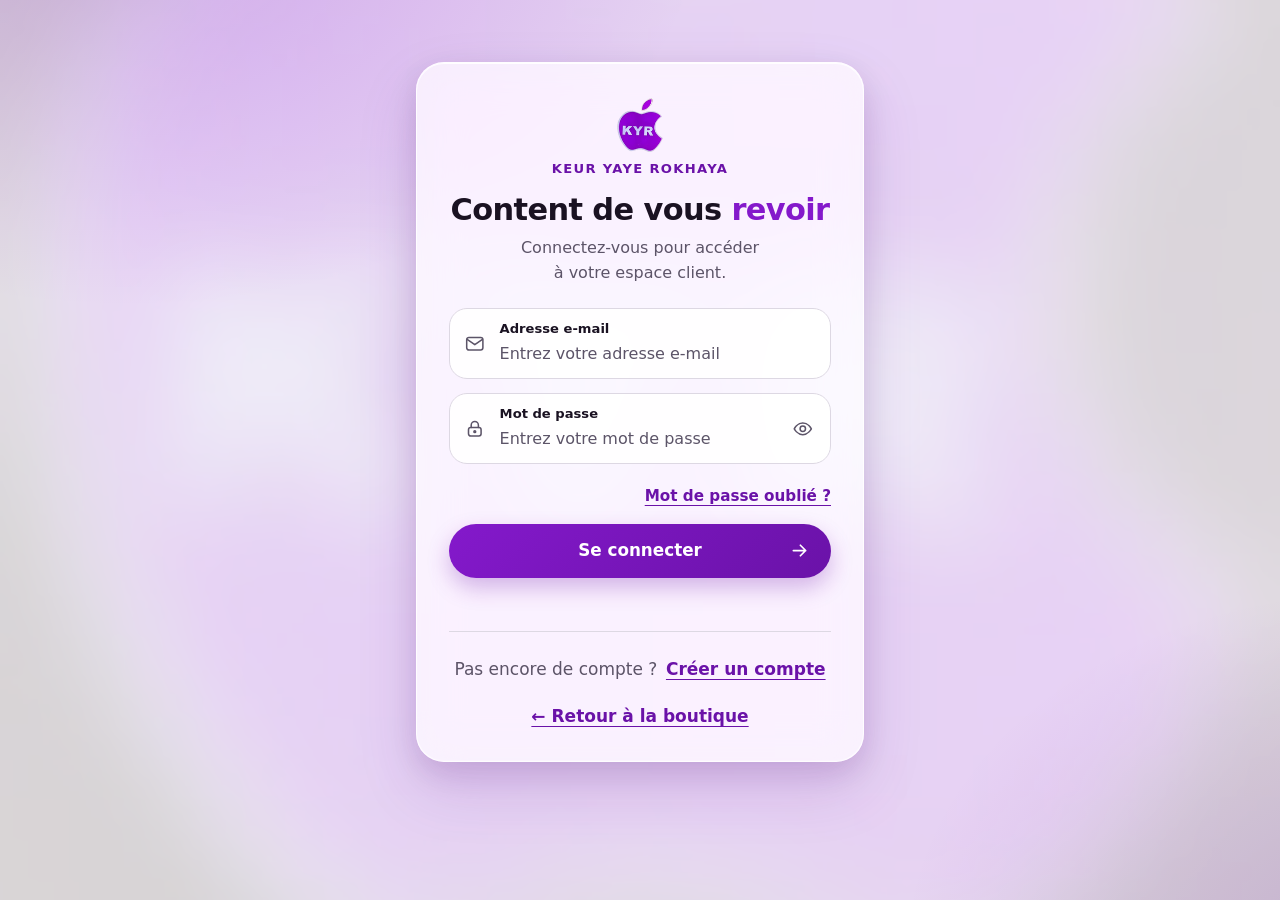
<file: connexion.html>
<!DOCTYPE html>

<html lang="fr">

<head>
  <meta charset="UTF-8">
  <meta name="viewport" content="width=device-width, initial-scale=1.0">

  <title>Connexion — Keur Yaye Rokhaya</title>

  <meta name="description" content="Connectez-vous à votre espace client Keur Yaye Rokhaya.">

  <meta name="robots" content="noindex">

  <link rel="stylesheet" href="style.css">
  <link rel="stylesheet" href="auth.css">
  <link rel="stylesheet" href="connexion.css">
</head>

<body class="page-connexion">

  <main class="auth-page">

    <section class="auth-card">

      <a href="index.html" class="auth-logo">
        <img src="logo.png" alt="" width="45" height="54">
        <span>Keur Yaye Rokhaya</span>
      </a>

      <h1>Content de vous <span class="connexion-accent">revoir</span></h1>

      <p class="auth-subtitle">
        Connectez-vous pour accéder à votre espace client.
      </p>

      <form id="connexion-form">

        <div class="form-group champ">

          <span class="champ-icone" aria-hidden="true">
            <svg viewBox="0 0 24 24" focusable="false"><rect x="3" y="5" width="18" height="14" rx="2.5"/><path d="m3.5 7 8.5 6 8.5-6"/></svg>
          </span>

          <label for="email">Adresse e-mail</label>

          <input
            type="email"
            id="email"
            name="email"
            autocomplete="email"
            autocapitalize="none"
            spellcheck="false"
            inputmode="email"
            placeholder="Entrez votre adresse e-mail"
            required
          >

        </div>

        <div class="form-group champ champ--mdp">

          <span class="champ-icone" aria-hidden="true">
            <svg viewBox="0 0 24 24" focusable="false"><rect x="5" y="10.5" width="14" height="9.5" rx="2.5"/><path d="M8 10.5V8a4 4 0 0 1 8 0v2.5"/><circle cx="12" cy="15.2" r="1"/></svg>
          </span>

          <label for="password">Mot de passe</label>

          <input
            type="password"
            id="password"
            name="password"
            autocomplete="current-password"
            placeholder="Entrez votre mot de passe"
            required
          >

          <button
            type="button"
            id="mdp-oeil"
            class="champ-oeil"
            data-etat="masque"
            aria-controls="password"
            aria-label="Afficher le mot de passe"
          >
            <svg class="oeil-ouvert" viewBox="0 0 24 24" aria-hidden="true" focusable="false"><path d="M2.5 12S6 5.5 12 5.5 21.5 12 21.5 12 18 18.5 12 18.5 2.5 12 2.5 12z"/><circle cx="12" cy="12" r="3"/></svg>
            <svg class="oeil-barre" viewBox="0 0 24 24" aria-hidden="true" focusable="false"><path d="M3 3l18 18"/><path d="M10.6 5.7A9.8 9.8 0 0 1 12 5.5c6 0 9.5 6.5 9.5 6.5a16 16 0 0 1-3.2 4"/><path d="M6.5 7.4C4 9 2.5 12 2.5 12S6 18.5 12 18.5c1.5 0 2.8-.4 4-1"/><path d="M9.9 9.9a3 3 0 0 0 4.2 4.2"/></svg>
          </button>

        </div>

        <a
          href="mot-de-passe-oublie.html"
          id="mot-de-passe-oublie"
          class="connexion-oublie"
        >Mot de passe oublié ?</a>

        <button
          type="submit"
          class="auth-submit connexion-valider"
        >Se connecter</button>

        <p
          id="connexion-message"
          class="auth-message"
          aria-live="polite"
        ></p>

      </form>

      <p class="connexion-pied">
        Pas encore de compte ?
        <a href="inscription.html">Créer un compte</a>
      </p>

      <a
        href="index.html"
        class="auth-back"
      >
        ← Retour à la boutique
      </a>

    </section>

  </main>

  <!-- Supabase -->

  <script src="vendor/supabase-js-2.117.2.js"></script>

  <!-- Configuration Supabase -->

  <script src="supabase-config.js"></script>

  <!-- Client Supabase -->

  <script src="supabase-client.js"></script>

  <!-- Connexion -->

  <script src="connexion.js"></script>

  <!-- Affichage du mot de passe (interface seulement) -->

  <script src="connexion-ui.js"></script>

</body>

</html>
</file>
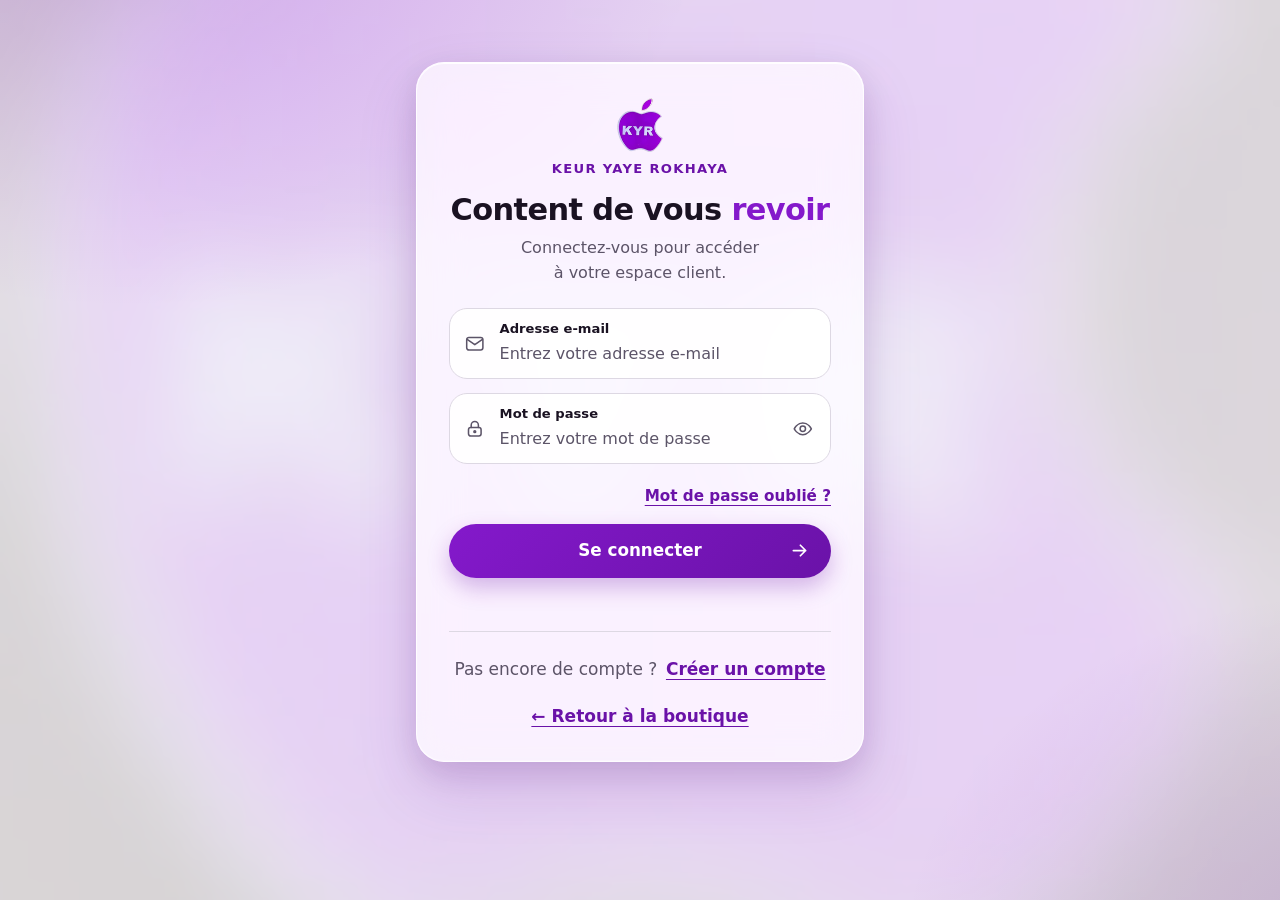
<file: espace-client.html>
<!DOCTYPE html>
<html lang="fr">
<head>
  <meta charset="UTF-8">
  <meta name="viewport" content="width=device-width, initial-scale=1.0">

  <title>Mon espace client — Keur Yaye Rokhaya</title>
  <meta name="description" content="Votre espace client Keur Yaye Rokhaya.">
  <meta name="robots" content="noindex">

  <link rel="stylesheet" href="style.css">
  <link rel="stylesheet" href="auth.css">
</head>

<body>

  <main class="auth-page">
    <section class="auth-card auth-large">

      <a href="index.html" class="auth-logo">
        Keur Yaye Rokhaya
      </a>

      <h1>Mon espace client</h1>

      <p id="espace-chargement" class="auth-subtitle" role="status">
        Chargement de votre espace...
      </p>

      <p id="espace-erreur" class="auth-message" role="alert" hidden></p>

      <div id="espace-contenu" hidden>

        <div class="account-block">
          <h2>Mon compte</h2>
          <dl class="account-list">
            <div>
              <dt>Adresse e-mail</dt>
              <dd id="compte-email"></dd>
            </div>
            <div>
              <dt>Statut du compte</dt>
              <dd id="compte-statut"></dd>
            </div>
            <div>
              <dt>Adresse e-mail confirmée</dt>
              <dd id="compte-confirme"></dd>
            </div>
          </dl>
        </div>

        <div class="account-block">
          <h2>Mes commandes</h2>
          <p id="commandes-etat" class="auth-subtitle" role="status">Chargement des commandes...</p>
          <ul id="commandes-liste" class="order-list" hidden></ul>
        </div>

        <div class="account-actions">
          <a href="index.html" class="auth-secondary">← Retour à la boutique</a>
          <button type="button" id="deconnexion" class="auth-submit">Se déconnecter</button>
        </div>

      </div>

    </section>
  </main>

  <script src="vendor/supabase-js-2.117.2.js"></script>
  <script src="supabase-config.js"></script>
  <script src="supabase-client.js"></script>
  <script src="espace-client.js"></script>

</body>
</html>
</file>
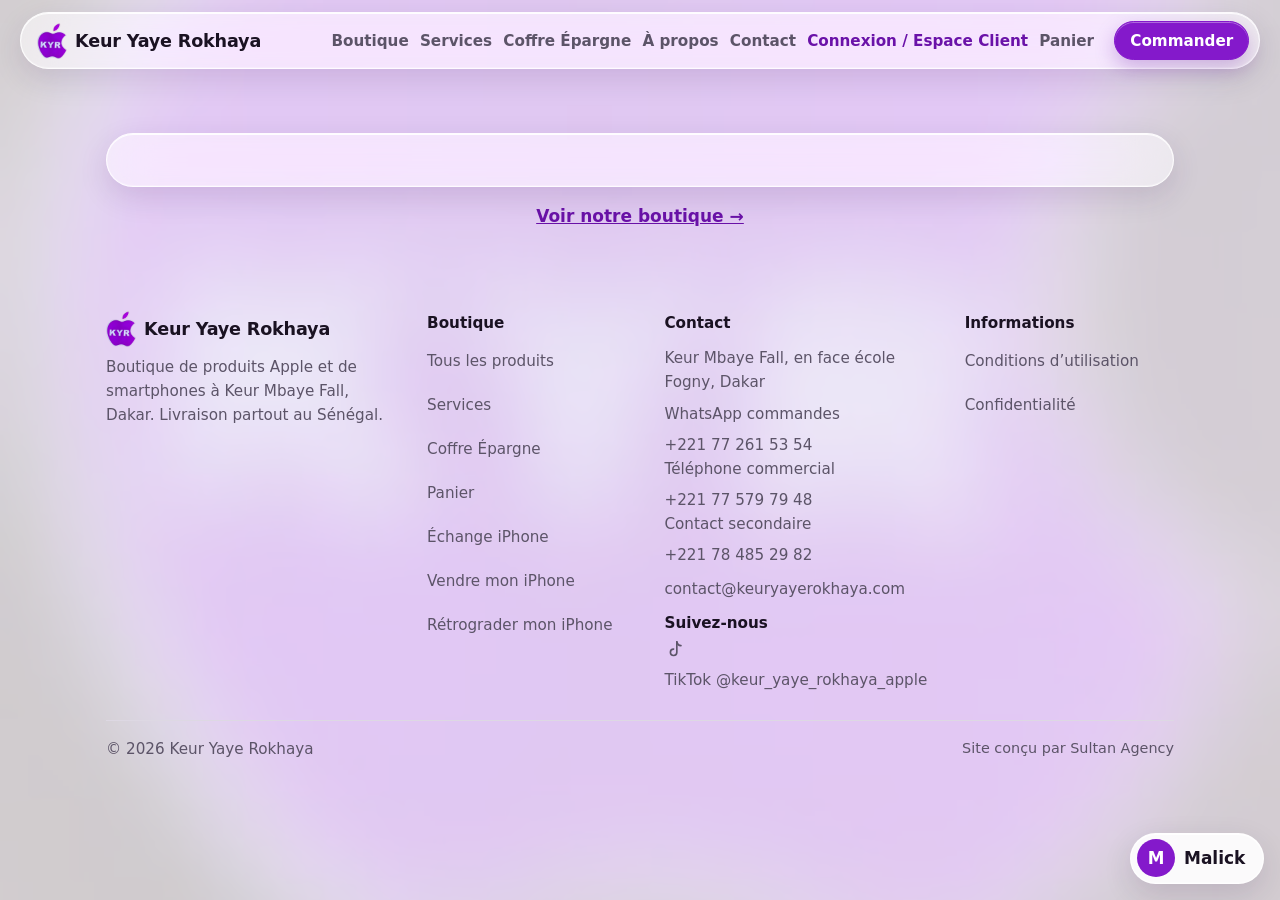
<file: estimation.html>
<!DOCTYPE html>
<html lang="fr">
<head>
  <meta charset="utf-8">
  <meta name="viewport" content="width=device-width, initial-scale=1">
  <title>Estimation | Keur Yaye Rokhaya</title>
  <meta name="description" content="Estimez la reprise, le rachat ou la rétrogradation de votre iPhone chez Keur Yaye Rokhaya à Dakar, puis envoyez votre demande sur WhatsApp.">
  <link rel="canonical" href="https://keuryayerokhaya.com/estimation.html">
  <meta property="og:image" content="https://keuryayerokhaya.com/og-image.jpg">
  <meta property="og:site_name" content="Keur Yaye Rokhaya">
  <meta name="theme-color" content="#8419CB">
  <link rel="icon" href="favicon.png" type="image/png">
  <link rel="apple-touch-icon" href="apple-touch-icon.png">
  <link rel="stylesheet" href="style.css">
</head>
<body data-no-chat>
<header class="site-header">
  <div class="header-grid">
    <a class="brand" href="index.html"><img src="logo.png" alt="" width="30" height="36">Keur Yaye Rokhaya</a>
    <nav class="nav" aria-label="Navigation principale">
      <a href="index.html#nos-produits">Boutique</a>
      <a href="index.html#services">Services</a>
      <a href="index.html#epargne">Coffre Épargne</a>
      <a href="index.html#a-propos">À propos</a>
      <a href="index.html#contact">Contact</a>
    </nav>
    <a class="btn btn-small" href="#" data-wa="Bonjour, je souhaite commander un produit chez Keur Yaye Rokhaya.">Commander</a>
  </div>
</header>
<main>
  <div class="wrap">
    <div class="page-head">
      <h1 id="titre"></h1>
      <p class="lead" id="intro"></p>
    </div>
    <div class="panel quiz" id="quiz" aria-live="polite"></div>
    <p class="note" id="note" style="margin-top:1rem;text-align:center"></p>
    <p style="text-align:center"><a class="link" href="index.html#nos-produits" style="font-weight:700;color:var(--accent-dark)">Voir notre boutique →</a></p>
  </div>
</main>
<footer class="site-footer">
  <div class="wrap footer-inner">
    <p>© 2026 Keur Yaye Rokhaya</p>
    <nav aria-label="Informations légales">
      <a href="cgu.html">Conditions d’utilisation</a>
      <a href="confidentialite.html">Confidentialité</a>
    </nav>
    <p class="credit">Site conçu par Sultan Agency</p>
  </div>
</footer>
<script src="vendor/supabase-js-2.117.2.js"></script>
<script src="supabase-config.js"></script>
<script src="supabase-client.js"></script>
<script src="products.js" charset="utf-8"></script>
<script src="tarifs.js"></script>
<script src="site.js"></script>
<script>
(function () {
  var cataloguePret = window.KYR_PRODUCTS_READY && typeof window.KYR_PRODUCTS_READY.then === "function"
    ? window.KYR_PRODUCTS_READY : Promise.reject(new Error("Chargement du catalogue manquant"));
  cataloguePret.then(function () {
  var params = new URLSearchParams(location.search);
  var type = params.get("type");
  var TYPES = {
    echange: {
      titre: "Échange iPhone",
      intro: "Décrivez votre iPhone actuel et choisissez votre nouveau modèle. Notre équipe vous contactera avec une offre.",
      note: "Estimation finale en boutique, après inspection de votre appareil.",
      ouverture: "Bonjour, je souhaite échanger mon iPhone.",
      aide1: "Sélectionnez le modèle exact de votre iPhone actuel.",
      nouveau: "Quel iPhone souhaitez-vous obtenir ?"
    },
    vendre: {
      titre: "Vendre mon iPhone",
      intro: "Vendez votre iPhone et soyez payé immédiatement.",
      note: "Estimation finale en boutique, après inspection de votre appareil.",
      ouverture: "Bonjour, je souhaite vendre mon iPhone.",
      aide1: "Sélectionnez le modèle d’iPhone que vous vendez."
    },
    retrograder: {
      titre: "Rétrograder mon iPhone",
      intro: "Passez à un modèle moins cher et recevez la différence en cash.",
      note: "Estimation finale en boutique, après inspection de votre appareil.",
      ouverture: "Bonjour, je souhaite rétrograder mon iPhone (passer à un modèle moins cher).",
      aide1: "Sélectionnez le modèle d’iPhone que vous donnez.",
      nouveau: "Vers quel modèle moins cher voulez-vous passer ?"
    }
  };
  if (!TYPES[type]) type = "echange";
  var T = TYPES[type];
  document.title = T.titre + " | Keur Yaye Rokhaya";
  document.getElementById("titre").textContent = T.titre;
  document.getElementById("intro").textContent = T.intro;
  document.getElementById("note").textContent = T.note;

  var MODELES = ["iPhone X", "iPhone XR", "iPhone XS", "iPhone XS Max", "iPhone 11", "iPhone 11 Pro", "iPhone 11 Pro Max", "iPhone 12 mini", "iPhone 12", "iPhone 12 Pro", "iPhone 12 Pro Max", "iPhone 13 mini", "iPhone 13", "iPhone 13 Pro", "iPhone 13 Pro Max", "iPhone 14", "iPhone 14 Plus", "iPhone 14 Pro", "iPhone 14 Pro Max", "iPhone 15", "iPhone 15 Plus", "iPhone 15 Pro", "iPhone 15 Pro Max", "iPhone 16e", "iPhone 16", "iPhone 16 Plus", "iPhone 16 Pro", "iPhone 16 Pro Max", "iPhone 17", "iPhone 17 Air", "iPhone 17 Pro", "iPhone 17 Pro Max", "iPhone 18 Pro", "iPhone 18 Pro Max"];
  var boutique = (window.PRODUCTS || []).filter(function (p) { return p.categorie === "iPhone"; }).map(function (p) { return p.nom; });

  var etapes = [
    { id: "modele", court: "Modèle actuel", titre: "Quel est le modèle de votre iPhone actuel ?", aide: T.aide1, genre: "select", options: MODELES },
    { id: "stockage", court: "Stockage", titre: "Quelle est sa capacité de stockage ?", aide: "Réglages, Général, Informations : la capacité est indiquée.", genre: "choix", options: ["64 Go", "128 Go", "256 Go", "512 Go", "1 To", "2 To"] },
    { id: "batterie", court: "Batterie", titre: "Quel est l’état de la batterie ?", aide: "Réglages, Batterie, État de la batterie.", genre: "choix", options: ["Plus de 90 %", "80 à 90 %", "Moins de 80 %", "Je ne sais pas"] },
    { id: "ecran", court: "Écran", titre: "Dans quel état est l’écran ?", aide: "", genre: "choix", options: ["Comme neuf", "Petites rayures", "Écran fissuré"] },
    { id: "dos", court: "Dos et contours", titre: "Dans quel état sont le dos et les contours ?", aide: "", genre: "choix", options: ["Comme neuf", "Rayures légères", "Chocs ou dos cassé"] },
    { id: "fonction", court: "Fonctionnement", titre: "Est-ce que tout fonctionne ?", aide: "Face ID, caméras, son, boutons, recharge.", genre: "choix", options: ["Tout fonctionne", "Un ou plusieurs problèmes"] },
    { id: "boite", court: "Accessoires", titre: "Que donnez-vous avec l’iPhone ?", aide: "", genre: "choix", options: ["Boîte d’origine et chargeur", "Chargeur seulement", "Téléphone seul"] }
  ];
  if (T.nouveau) {
    etapes.push({ id: "nouveau", court: "Modèle souhaité", titre: T.nouveau, aide: "Choisissez dans les modèles de la boutique.", genre: "select", options: boutique.length ? boutique : MODELES });
  }

  var rep = {};
  var i = 0;
  var pre = params.get("nouveau");
  if (pre && T.nouveau && boutique.indexOf(pre) !== -1) rep.nouveau = pre;
  var quiz = document.getElementById("quiz");

  function el(tag, cls, text) {
    var n = document.createElement(tag);
    if (cls) n.className = cls;
    if (text) n.textContent = text;
    return n;
  }

  function question() {
    var e = etapes[i];
    quiz.innerHTML = "";
    var pct = Math.round(((i + 1) / etapes.length) * 100);
    var haut = el("div", "progress-top");
    haut.appendChild(el("span", "", "Question " + (i + 1) + " sur " + etapes.length));
    haut.appendChild(el("span", "", pct + " % complété"));
    quiz.appendChild(haut);
    var barre = el("div", "progress"); var rempli = document.createElement("div"); rempli.style.width = pct + "%";
    barre.appendChild(rempli); quiz.appendChild(barre);
    quiz.appendChild(el("h2", "", (i + 1) + ". " + e.titre));
    if (e.aide) quiz.appendChild(el("p", "aide", e.aide));

    var suivant = el("button", "btn btn-block", i === etapes.length - 1 ? "Voir le récapitulatif" : "Suivant");
    suivant.type = "button";
    suivant.disabled = !rep[e.id];

    if (e.genre === "select") {
      var s = document.createElement("select");
      s.setAttribute("aria-label", e.titre);
      var vide = el("option", "", "Sélectionnez le modèle"); vide.value = ""; s.appendChild(vide);
      e.options.forEach(function (o) { var op = el("option", "", o); op.value = o; if (rep[e.id] === o) op.selected = true; s.appendChild(op); });
      s.addEventListener("change", function () { rep[e.id] = s.value; suivant.disabled = !s.value; });
      quiz.appendChild(s);
    } else {
      var liste = el("div", "choices");
      e.options.forEach(function (o) {
        var b = el("button", "choice", o); b.type = "button";
        b.setAttribute("aria-pressed", rep[e.id] === o ? "true" : "false");
        b.addEventListener("click", function () {
          rep[e.id] = o; suivant.disabled = false;
          Array.prototype.forEach.call(liste.children, function (x) { x.setAttribute("aria-pressed", x === b ? "true" : "false"); });
        });
        liste.appendChild(b);
      });
      quiz.appendChild(liste);
    }

    var actions = el("div", "quiz-actions");
    suivant.addEventListener("click", function () { if (!rep[e.id]) return; if (i < etapes.length - 1) { i++; question(); } else { recap(); } });
    actions.appendChild(suivant);
    if (i > 0) {
      var retour = el("button", "btn btn-outline", "Précédent"); retour.type = "button";
      retour.addEventListener("click", function () { i--; question(); });
      actions.appendChild(retour);
    }
    quiz.appendChild(actions);
    window.scrollTo({ top: 0 });
  }

  var PREFIXE = { vendre: "VTE", echange: "ECH", retrograder: "RET" };

  function reference() {
    var b = new Uint8Array(4);
    (window.crypto || window.msCrypto).getRandomValues(b);
    return PREFIXE[type] + "-" + Array.prototype.map.call(b, function (x) { return ("0" + x.toString(16)).slice(-2); }).join("").toUpperCase();
  }
  function fcfa(n) { return n.toLocaleString("fr-FR") + " FCFA"; }

  function estimer() {
    var G = window.TARIFS || {};
    var base = (G.rachat || {})[rep.modele];
    if (base && typeof base === "object") base = base[rep.stockage];
    if (typeof base !== "number") return null;
    var v = base;
    ["batterie", "ecran", "dos", "fonction", "boite"].forEach(function (k) {
      var d = ((G.deductions || {})[k] || {})[rep[k]];
      if (typeof d === "number") v = v * (1 - d);
    });
    var pas = G.arrondi || 1000;
    return Math.max(0, Math.round(v / pas) * pas);
  }
  function aPrixParCapacite(nom) {
    var p = (window.PRODUCTS || []).filter(function (x) { return x.nom === nom; })[0];
    return !!p && KYR.aPrixParCapacite(p);
  }
  function prixCatalogue(nom) {
    var p = (window.PRODUCTS || []).filter(function (x) { return x.nom === nom; })[0];
    return p && typeof p.prix === "number" ? KYR.prixMini(p) : null;
  }

  function recap() {
    var ref = reference();
    var est = estimer();
    var neuf = rep.nouveau ? prixCatalogue(rep.nouveau) : null;
    var nouveauAVariantes = rep.nouveau ? aPrixParCapacite(rep.nouveau) : false;
    var libelle = type === "vendre" ? "Estimation de rachat de votre " + rep.modele
                                     : "Valeur de reprise estimée de votre " + rep.modele;
    var lignes = [T.ouverture, "Réf : " + ref];
    etapes.forEach(function (e) { lignes.push("- " + e.court + " : " + rep[e.id]); });

    quiz.innerHTML = "";
    quiz.appendChild(el("h2", "", "Merci pour votre confiance !"));
    quiz.appendChild(el("p", "aide", "Votre demande n’est enregistrée que lorsque vous l’envoyez sur WhatsApp."));

    var boite = el("div", "estimate");
    boite.appendChild(el("span", "ref", "Réf : " + ref));
    if (est === null) {
      boite.appendChild(el("strong", "", "Estimation confirmée par notre équipe"));
      boite.appendChild(el("p", "", "Nous vous répondons sur WhatsApp avec une estimation pour votre " + rep.modele + "."));
      lignes.push("Estimation : à confirmer par la boutique.");
    } else {
      boite.appendChild(el("strong", "", libelle + " : " + fcfa(est)));
      lignes.push(libelle + " : " + fcfa(est) + " (à confirmer en boutique).");
      if (rep.nouveau) {
        if (neuf === null) {
          boite.appendChild(el("p", "", "Le prix du " + rep.nouveau + " vous est confirmé sur WhatsApp."));
        } else {
          boite.appendChild(el("p", "", rep.nouveau + " : " + (nouveauAVariantes ? "à partir de " : "") + fcfa(neuf)));
          var diff = neuf - est;
          var phrase;
          if (type === "echange") {
            phrase = diff >= 0 ? "Différence à régler : " + fcfa(diff) : "Différence en votre faveur : " + fcfa(-diff);
          } else {
            phrase = diff <= 0 ? "Vous recevez la différence en cash : " + fcfa(-diff)
                               : "Ce modèle coûte plus cher que la reprise. Choisissez plutôt l’échange.";
          }
          boite.appendChild(el("p", "", phrase));
          lignes.push(rep.nouveau + " : " + fcfa(neuf) + ". " + phrase);
        }
      }
    }
    quiz.appendChild(boite);

    var ul = el("ul", "recap");
    etapes.forEach(function (e) {
      var li = el("li", ""); li.appendChild(el("b", "", e.court)); li.appendChild(el("span", "", rep[e.id]));
      ul.appendChild(li);
    });
    quiz.appendChild(ul);

    var texte = "Notre équipe va vous répondre sur WhatsApp, puis vous invitera à passer à la boutique pour l’estimation finale. Le prix final est déterminé après inspection physique de votre appareil.";
    if (type === "vendre") texte += " Le paiement se fera par Wave à la remise de l’appareil.";
    quiz.appendChild(el("p", "aide", texte));

    lignes.push("Je passerai à la boutique pour l’estimation finale. Merci de me confirmer.");
    var actions = el("div", "quiz-actions");
    var envoyer = el("a", "btn btn-block", "Envoyer ma demande sur WhatsApp");
    envoyer.href = KYR.lien(lignes.join("\n")); envoyer.target = "_blank"; envoyer.rel = "noopener";
    var modifier = el("button", "btn btn-outline", "Modifier mes réponses"); modifier.type = "button";
    modifier.addEventListener("click", function () { i = 0; question(); });
    actions.appendChild(envoyer); actions.appendChild(modifier);
    quiz.appendChild(actions);
    window.scrollTo({ top: 0 });
  }

  question();
  }).catch(function () {
    var quiz = document.getElementById("quiz");
    if (quiz) quiz.textContent = "Le catalogue est momentanément indisponible. Réessayez plus tard ou contactez-nous sur WhatsApp.";
  });
})();
</script>
</body>
</html>
</file>
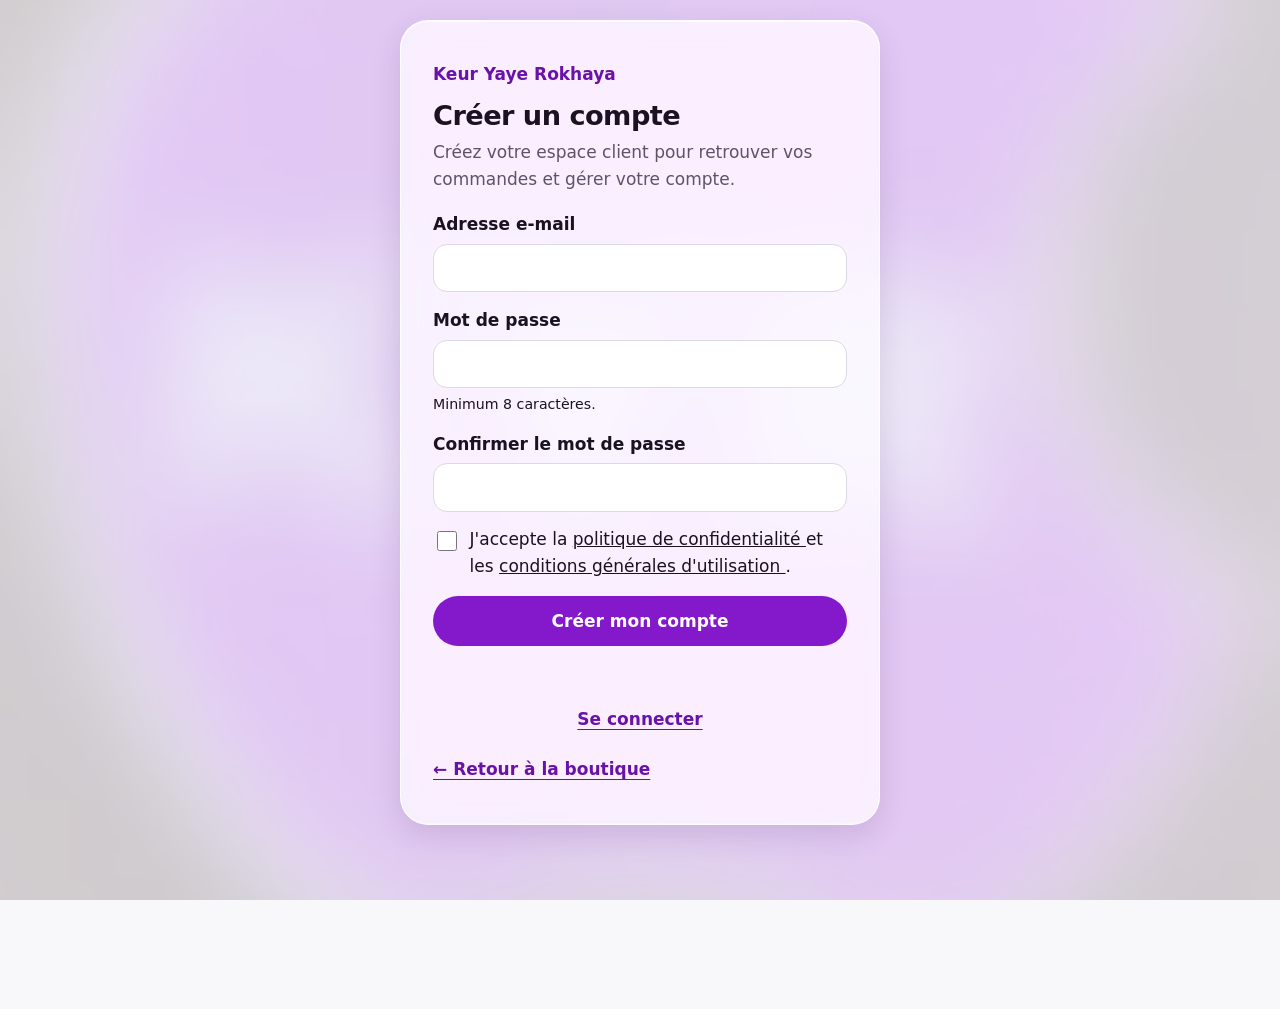
<file: inscription.html>
<!DOCTYPE html>
<html lang="fr">
<head>
  <meta charset="UTF-8">
  <meta name="viewport" content="width=device-width, initial-scale=1.0">

  <title>Créer un compte — Keur Yaye Rokhaya</title>
  <meta name="description" content="Créez votre espace client Keur Yaye Rokhaya.">

  <meta name="robots" content="noindex">
  <link rel="stylesheet" href="style.css">
  <link rel="stylesheet" href="auth.css">
</head>

<body>

  <main class="auth-page">
    <section class="auth-card">

      <a href="index.html" class="auth-logo">
        Keur Yaye Rokhaya
      </a>

      <h1>Créer un compte</h1>

      <p class="auth-subtitle">
        Créez votre espace client pour retrouver vos commandes et gérer votre compte.
      </p>

      <form id="inscription-form">

        <div class="form-group">
          <label for="email">Adresse e-mail</label>
          <input
            type="email"
            id="email"
            name="email"
            autocomplete="email"
            required
          >
        </div>

        <div class="form-group">
          <label for="password">Mot de passe</label>
          <input
            type="password"
            id="password"
            name="password"
            autocomplete="new-password"
            minlength="8"
            required
          >
          <small>Minimum 8 caractères.</small>
        </div>

        <div class="form-group">
          <label for="password-confirm">Confirmer le mot de passe</label>
          <input
            type="password"
            id="password-confirm"
            name="password-confirm"
            autocomplete="new-password"
            minlength="8"
            required
          >
        </div>

        <label class="auth-checkbox">
          <input type="checkbox" id="privacy-consent" required>
          <span>
            J'accepte la
            <a href="confidentialite.html" target="_blank">
              politique de confidentialité
            </a>
            et les
            <a href="cgu.html" target="_blank">
              conditions générales d'utilisation
            </a>.
          </span>
        </label>

        <button type="submit" class="auth-submit">
          Créer mon compte
        </button>

        <p id="inscription-message" class="auth-message" aria-live="polite"></p>

      </form>

      <div class="auth-links">
        <span>Vous avez déjà un compte ?</span>
        <a href="connexion.html">Se connecter</a>
      </div>

      <a href="index.html" class="auth-back">
        ← Retour à la boutique
      </a>

    </section>
  </main>
<script src="vendor/supabase-js-2.117.2.js"></script>
<script src="supabase-config.js"></script>
<script src="supabase-client.js"></script>
<script src="inscription.js"></script>

</body>
</html>
</file>
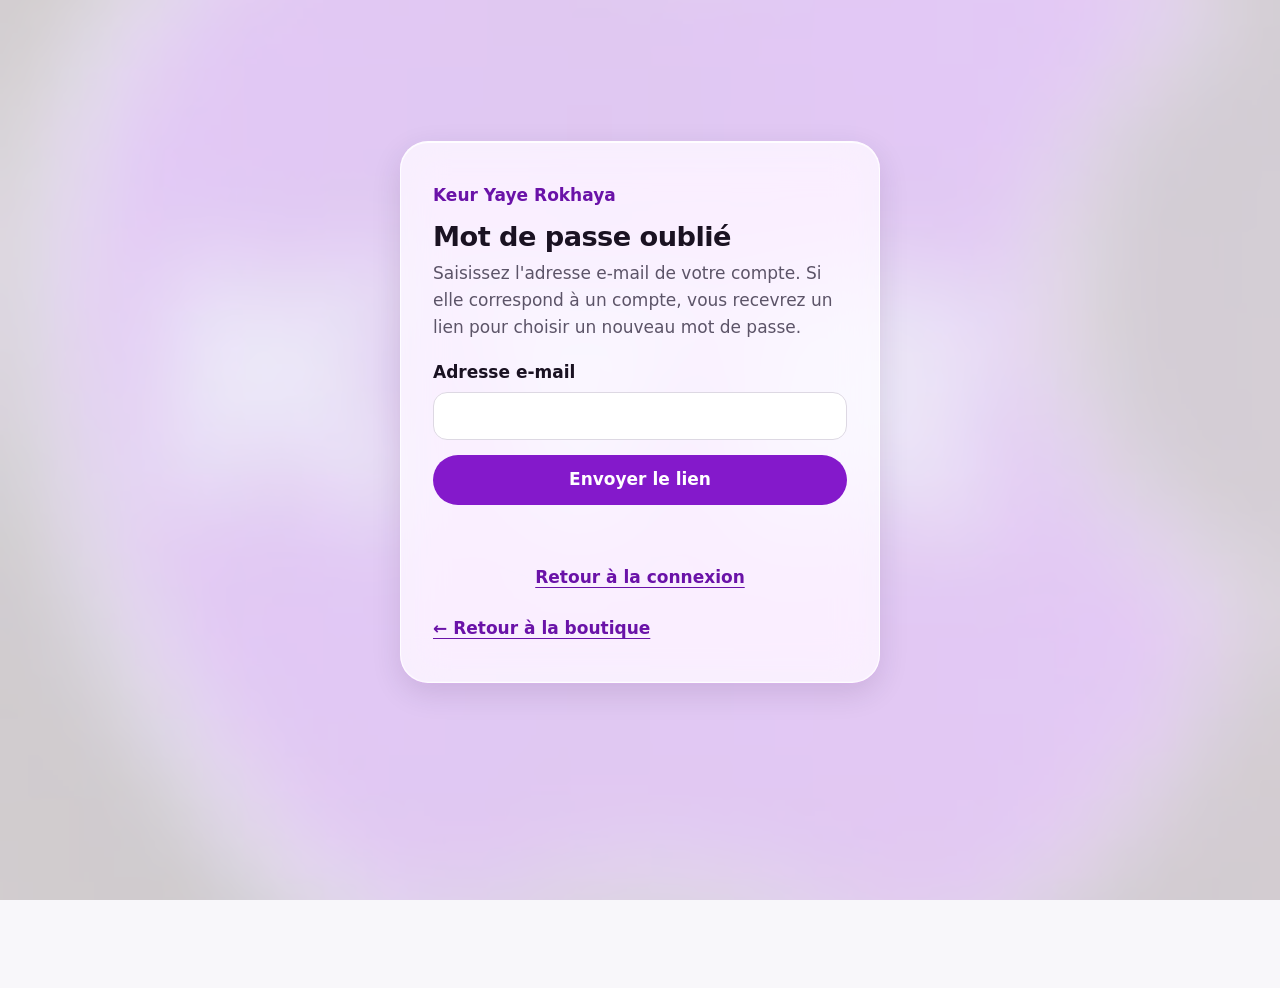
<file: mot-de-passe-oublie.html>
<!DOCTYPE html>
<html lang="fr">
<head>
  <meta charset="UTF-8">
  <meta name="viewport" content="width=device-width, initial-scale=1.0">

  <title>Mot de passe oublié — Keur Yaye Rokhaya</title>
  <meta name="description" content="Recevez un lien pour choisir un nouveau mot de passe.">
  <meta name="robots" content="noindex">

  <link rel="stylesheet" href="style.css">
  <link rel="stylesheet" href="auth.css">
</head>

<body>

  <main class="auth-page">
    <section class="auth-card">

      <a href="index.html" class="auth-logo">
        Keur Yaye Rokhaya
      </a>

      <h1>Mot de passe oublié</h1>

      <p class="auth-subtitle">
        Saisissez l'adresse e-mail de votre compte. Si elle correspond à un compte, vous recevrez un lien pour choisir un nouveau mot de passe.
      </p>

      <form id="oubli-form">

        <div class="form-group">
          <label for="email">Adresse e-mail</label>
          <input
            type="email"
            id="email"
            name="email"
            autocomplete="email"
            required
          >
        </div>

        <button type="submit" class="auth-submit">
          Envoyer le lien
        </button>

        <p id="oubli-message" class="auth-message" aria-live="polite"></p>

      </form>

      <div class="auth-links">
        <a href="connexion.html">Retour à la connexion</a>
      </div>

      <a href="index.html" class="auth-back">
        ← Retour à la boutique
      </a>

    </section>
  </main>

  <script src="vendor/supabase-js-2.117.2.js"></script>
  <script src="supabase-config.js"></script>
  <script src="supabase-client.js"></script>
  <script src="mot-de-passe-oublie.js"></script>

</body>
</html>
</file>
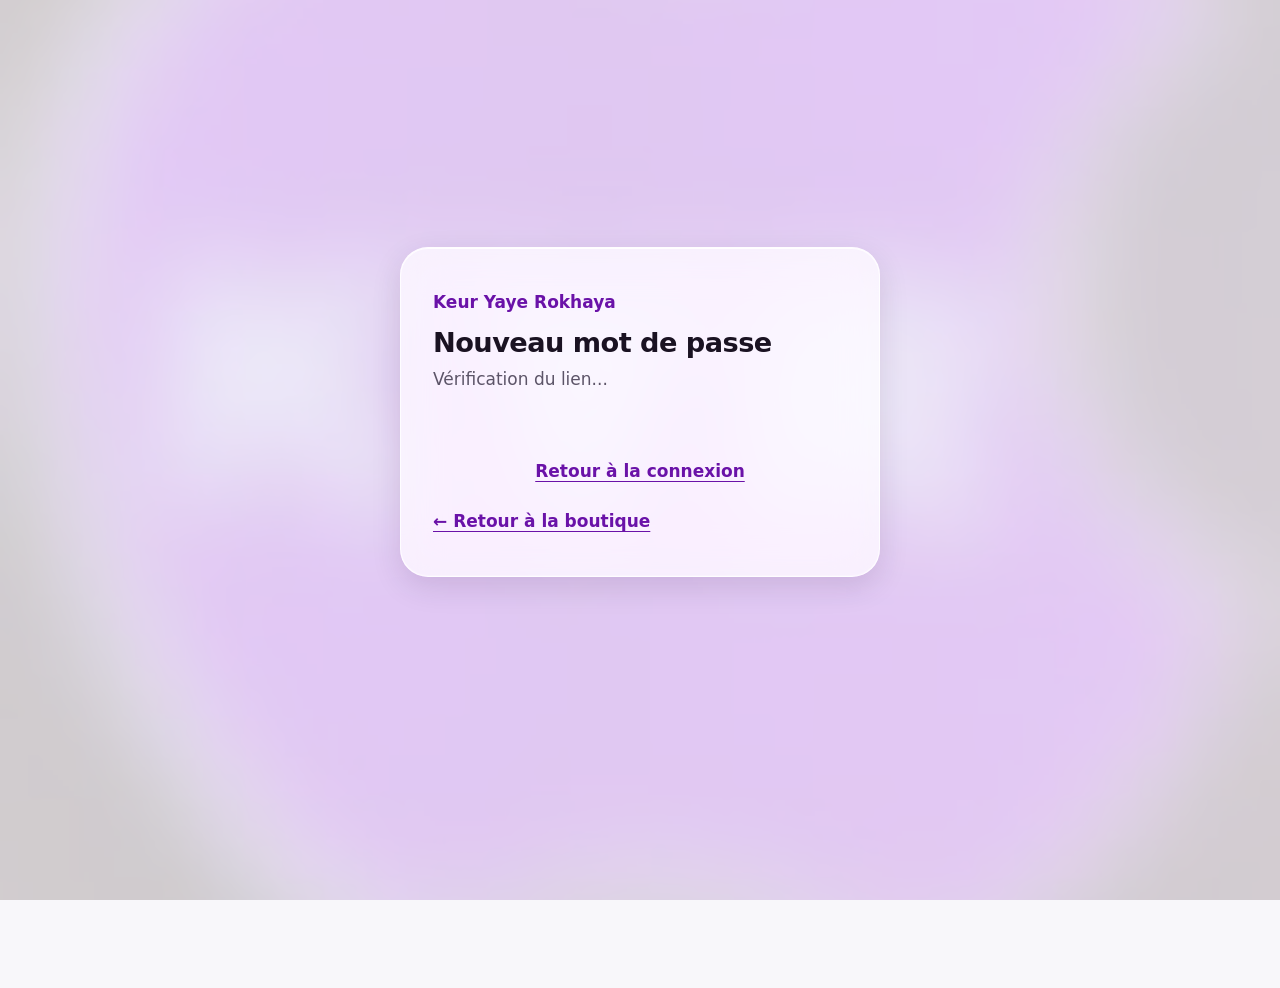
<file: nouveau-mot-de-passe.html>
<!DOCTYPE html>
<html lang="fr">
<head>
  <meta charset="UTF-8">
  <meta name="viewport" content="width=device-width, initial-scale=1.0">

  <title>Nouveau mot de passe — Keur Yaye Rokhaya</title>
  <meta name="description" content="Choisissez un nouveau mot de passe pour votre compte.">
  <meta name="robots" content="noindex">

  <link rel="stylesheet" href="style.css">
  <link rel="stylesheet" href="auth.css">
</head>

<body>

  <main class="auth-page">
    <section class="auth-card">

      <a href="index.html" class="auth-logo">
        Keur Yaye Rokhaya
      </a>

      <h1>Nouveau mot de passe</h1>

      <p id="mdp-verification" class="auth-subtitle" data-etat="verification" role="status">
        Vérification du lien...
      </p>

      <form id="mdp-form" data-etat="formulaire" hidden>

        <p class="auth-subtitle">
          Choisissez un nouveau mot de passe d'au moins 8 caractères.
        </p>

        <div class="form-group">
          <label for="password">Nouveau mot de passe</label>
          <input
            type="password"
            id="password"
            name="password"
            autocomplete="new-password"
            minlength="8"
            required
          >
        </div>

        <div class="form-group">
          <label for="password-confirm">Confirmer le mot de passe</label>
          <input
            type="password"
            id="password-confirm"
            name="password-confirm"
            autocomplete="new-password"
            minlength="8"
            required
          >
        </div>

        <button type="submit" class="auth-submit">
          Enregistrer le mot de passe
        </button>

      </form>

      <div id="mdp-invalide" data-etat="invalide" hidden>
        <p class="auth-message" role="alert">
          Ce lien n'est plus valide ou a expiré. Demandez un nouveau lien.
        </p>
        <div class="account-actions">
          <a href="mot-de-passe-oublie.html" class="auth-submit">Demander un nouveau lien</a>
        </div>
      </div>

      <p id="mdp-message" class="auth-message" aria-live="polite"></p>

      <div class="auth-links">
        <a href="connexion.html">Retour à la connexion</a>
      </div>

      <a href="index.html" class="auth-back">
        ← Retour à la boutique
      </a>

    </section>
  </main>

  <script src="vendor/supabase-js-2.117.2.js"></script>
  <script src="supabase-config.js"></script>
  <script src="supabase-client.js"></script>
  <script src="nouveau-mot-de-passe.js"></script>

</body>
</html>
</file>
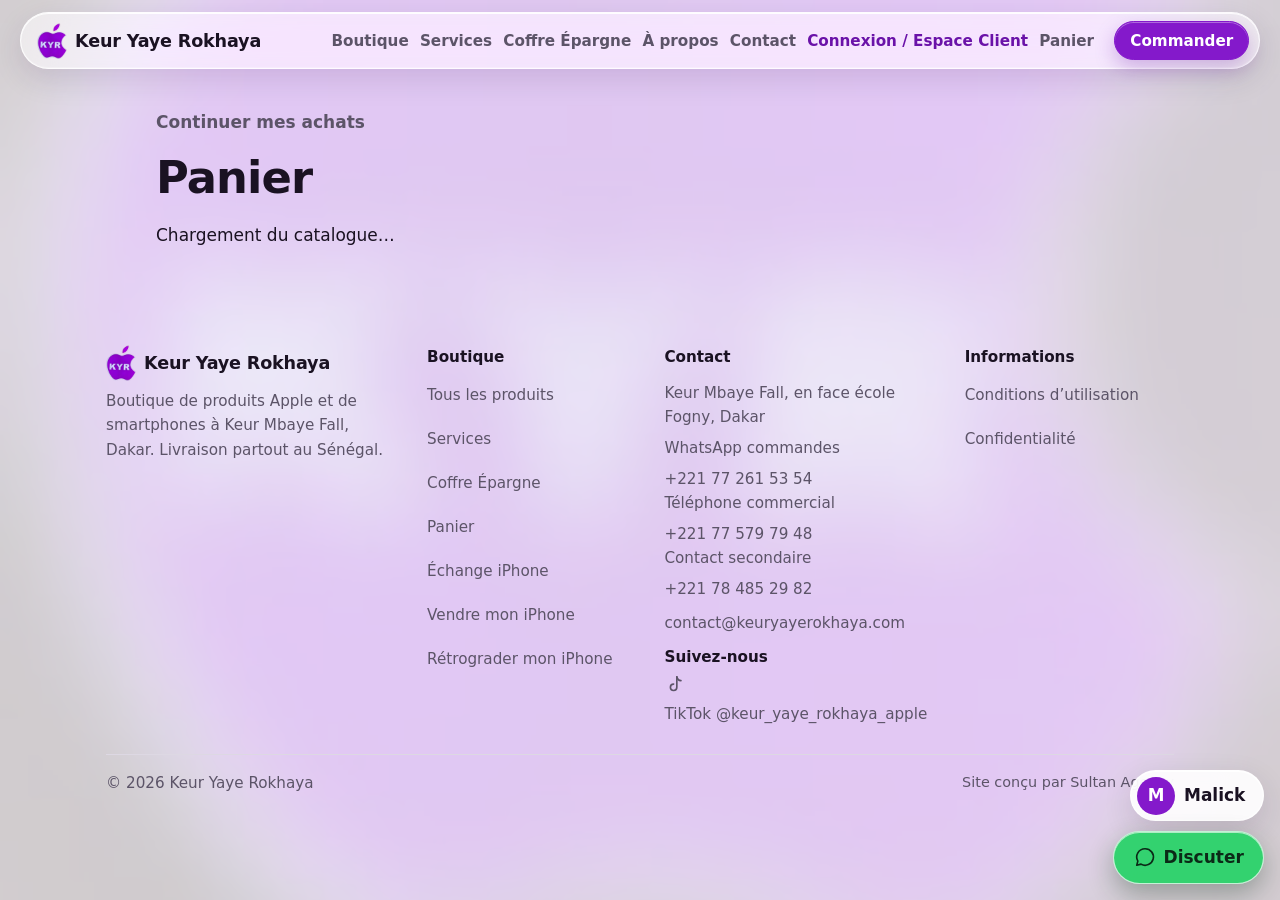
<file: panier.html>
<!DOCTYPE html>
<html lang="fr">
<head>
  <meta charset="utf-8">
  <meta name="viewport" content="width=device-width, initial-scale=1">
  <title>Panier | Keur Yaye Rokhaya</title>
  <meta name="description" content="Votre panier Keur Yaye Rokhaya. La commande se confirme sur WhatsApp.">
  <meta name="robots" content="noindex, follow">
  <link rel="canonical" href="https://keuryayerokhaya.com/panier.html">
  <meta property="og:site_name" content="Keur Yaye Rokhaya">
  <meta name="theme-color" content="#8419CB">
  <link rel="icon" href="favicon.png" type="image/png">
  <link rel="apple-touch-icon" href="apple-touch-icon.png">
  <link rel="stylesheet" href="style.css">
</head>
<body>
<header class="site-header">
  <div class="header-grid">
    <a class="brand" href="index.html"><img src="logo.png" alt="" width="30" height="36">Keur Yaye Rokhaya</a>
    <nav class="nav" aria-label="Navigation principale">
      <a href="index.html#nos-produits">Boutique</a>
      <a href="index.html#services">Services</a>
      <a href="index.html#epargne">Coffre Épargne</a>
      <a href="index.html#a-propos">À propos</a>
      <a href="index.html#contact">Contact</a>
    </nav>
    <a class="btn btn-small" href="#" data-wa="Bonjour, je souhaite commander un produit chez Keur Yaye Rokhaya.">Commander</a>
  </div>
</header>
<main class="cart-page">
  <div class="wrap wrap-large">
    <a class="back" href="index.html#nos-produits">Continuer mes achats</a>
    <h1>Panier</h1>
    <div id="panier" aria-live="polite">Chargement du catalogue…</div>
  </div>
</main>
<footer class="site-footer">
  <div class="wrap footer-inner">
    <p>© 2026 Keur Yaye Rokhaya</p>
    <nav aria-label="Informations légales">
      <a href="cgu.html">Conditions d’utilisation</a>
      <a href="confidentialite.html">Confidentialité</a>
    </nav>
    <p class="credit">Site conçu par Sultan Agency</p>
  </div>
</footer>
<script src="vendor/supabase-js-2.117.2.js"></script>
<script src="supabase-config.js"></script>
<script src="supabase-client.js"></script>
<script src="products.js" charset="utf-8"></script>
<script src="site.js"></script>
<script src="shop.js"></script>
<script src="panier.js"></script>
</body>
</html>
</file>
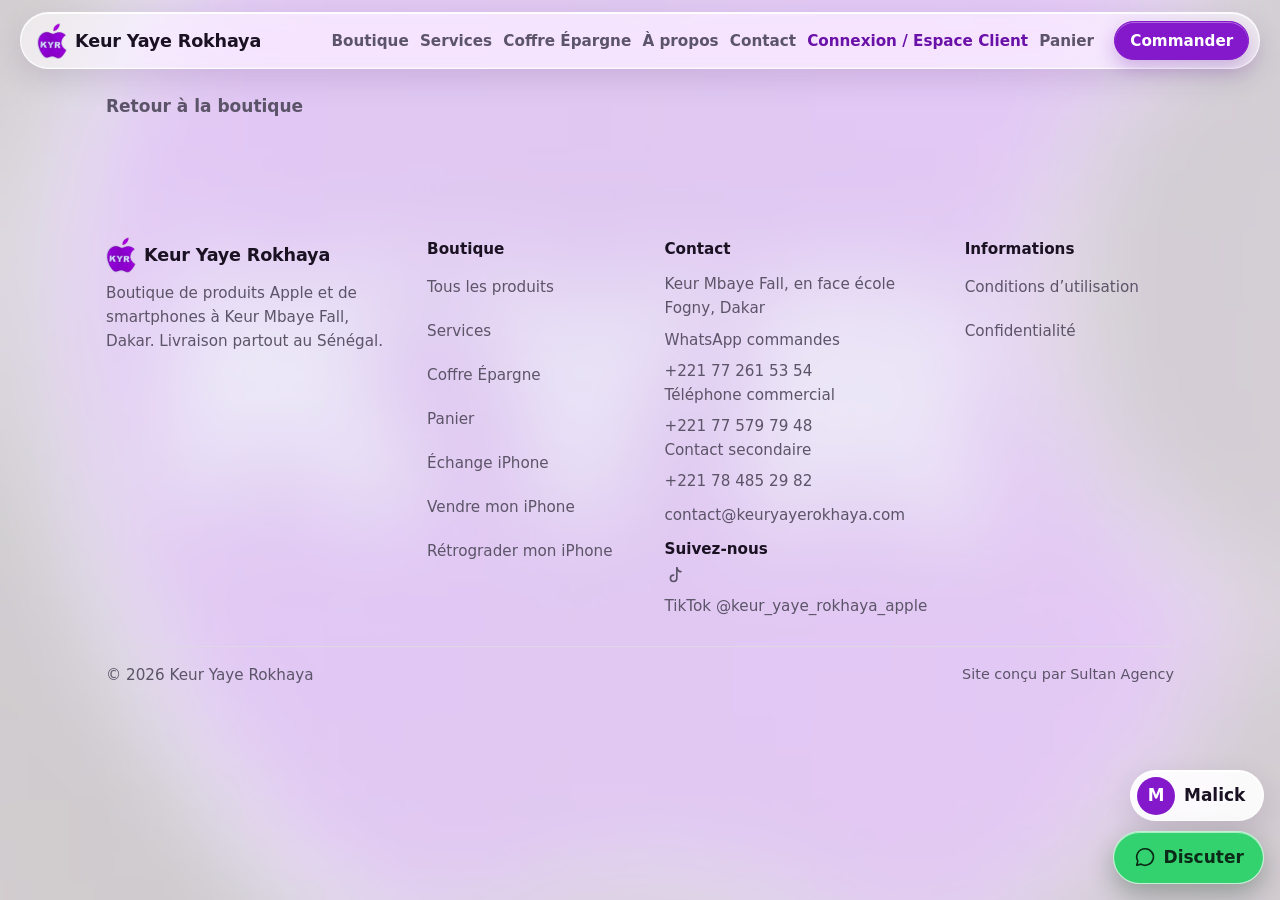
<file: produit.html>
<!DOCTYPE html>
<html lang="fr">
<head>
  <meta charset="utf-8">
  <meta name="viewport" content="width=device-width, initial-scale=1">
  <title>Produit | Keur Yaye Rokhaya</title>
  <meta name="description" content="Fiche produit Keur Yaye Rokhaya : prix, options et commande sur WhatsApp. Boutique à Dakar, livraison partout au Sénégal.">
  <link rel="canonical" href="https://keuryayerokhaya.com/produit.html">
  <meta property="og:image" content="https://keuryayerokhaya.com/og-image.jpg">
  <meta property="og:site_name" content="Keur Yaye Rokhaya">
  <meta name="theme-color" content="#8419CB">
  <link rel="icon" href="favicon.png" type="image/png">
  <link rel="apple-touch-icon" href="apple-touch-icon.png">
  <link rel="stylesheet" href="style.css">
</head>
<body>
<header class="site-header">
  <div class="header-grid">
    <a class="brand" href="index.html"><img src="logo.png" alt="" width="30" height="36">Keur Yaye Rokhaya</a>
    <nav class="nav" aria-label="Navigation principale">
      <a href="index.html#nos-produits">Boutique</a>
      <a href="index.html#services">Services</a>
      <a href="index.html#epargne">Coffre Épargne</a>
      <a href="index.html#a-propos">À propos</a>
      <a href="index.html#contact">Contact</a>
    </nav>
    <a class="btn btn-small" href="#" data-wa="Bonjour, je souhaite commander un produit chez Keur Yaye Rokhaya.">Commander</a>
  </div>
</header>
<main class="product-page">
  <div class="wrap" id="page">
    <a class="back" href="index.html#nos-produits">Retour à la boutique</a>
    <div id="contenu"></div>
  </div>
</main>
<footer class="site-footer">
  <div class="wrap footer-inner">
    <p>© 2026 Keur Yaye Rokhaya</p>
    <nav aria-label="Informations légales">
      <a href="cgu.html">Conditions d’utilisation</a>
      <a href="confidentialite.html">Confidentialité</a>
    </nav>
    <p class="credit">Site conçu par Sultan Agency</p>
  </div>
</footer>
<script src="vendor/supabase-js-2.117.2.js"></script>
<script src="supabase-config.js"></script>
<script src="supabase-client.js"></script>
<script src="products.js" charset="utf-8"></script>
<script src="site.js"></script>
<script src="shop.js"></script>
<script>
(function () {
  var cataloguePret = window.KYR_PRODUCTS_READY && typeof window.KYR_PRODUCTS_READY.then === "function"
    ? window.KYR_PRODUCTS_READY : Promise.reject(new Error("Chargement du catalogue manquant"));
  cataloguePret.then(function () {
  var contenu = document.getElementById("contenu");
  var slug = new URLSearchParams(location.search).get("p");
  var produits = Array.isArray(window.PRODUCTS) ? window.PRODUCTS : [];
  var p = produits.filter(function (x) { return x.slug === slug || KYR.slug(x.nom) === slug; })[0];

  function el(tag, cls, text) {
    var n = document.createElement(tag);
    if (cls) n.className = cls;
    if (text) n.textContent = text;
    return n;
  }
  function prixTexte(v) {
    return (typeof v === "number" && v > 0) ? v.toLocaleString("fr-FR") + " FCFA" : "Sur devis";
  }

  if (!p) {
    contenu.appendChild(el("h1", "", "Produit introuvable"));
    var lien = el("a", "btn", "Voir la boutique");
    lien.href = "index.html#nos-produits";
    lien.style.marginTop = "1rem";
    contenu.appendChild(lien);
    return;
  }
  document.title = p.nom + " | Keur Yaye Rokhaya";
  (function donneesPourGoogle() {
    var base = "https://keuryayerokhaya.com/";
    var url = base + "produit.html?p=" + encodeURIComponent(p.slug || KYR.slug(p.nom));
    var canon = document.querySelector('link[rel="canonical"]'); if (canon) canon.href = url;
    var md = document.querySelector('meta[name="description"]');
    if (md) md.content = p.nom + " chez Keur Yaye Rokhaya à Dakar. " + (p.description || "") + " Commande sur WhatsApp, livraison partout au Sénégal.";
    var produit = { "@type": "Product", "name": p.nom, "category": p.categorie, "url": url };
    if (p.description) produit.description = p.description;
    if (p.image) produit.image = new URL(p.image, base).href;
    var marque = p.marque || ({ "iPhone": "Apple", "Apple Watch": "Apple", "Samsung": "Samsung", "Google Pixel": "Google" })[p.categorie];
    if (marque) produit.brand = { "@type": "Brand", "name": marque };
    var st = (p.options && p.options.stockages) || [];
    var prix = st.filter(function (x) { return typeof x === "object" && typeof x.prix === "number"; }).map(function (x) { return x.prix; });
    if (prix.length) produit.offers = { "@type": "AggregateOffer", "priceCurrency": "XOF", "lowPrice": Math.min.apply(null, prix), "highPrice": Math.max.apply(null, prix), "offerCount": prix.length };
    else if (typeof p.prix === "number" && p.prix > 0) produit.offers = { "@type": "Offer", "priceCurrency": "XOF", "price": p.prix, "url": url };
    var fil = { "@type": "BreadcrumbList", "itemListElement": [
      { "@type": "ListItem", "position": 1, "name": "Accueil", "item": base },
      { "@type": "ListItem", "position": 2, "name": "Boutique", "item": base + "#nos-produits" },
      { "@type": "ListItem", "position": 3, "name": p.nom, "item": url } ] };
    var ld = document.createElement("script"); ld.type = "application/ld+json";
    ld.textContent = JSON.stringify({ "@context": "https://schema.org", "@graph": [produit, fil] });
    document.head.appendChild(ld);
  })();

  var marque = p.marque || ({ "iPhone": "Apple", "Apple Watch": "Apple", "Samsung": "Samsung", "Google Pixel": "Google" })[p.categorie] || "";
  var opt = p.options || {};
  function nomStock(s) { return typeof s === "object" ? s.nom : s; }
  function prixStock(s) { return (typeof s === "object" && typeof s.prix === "number") ? s.prix : p.prix; }
  // capacité présélectionnée : la première qui a un prix (sinon la première de la liste)
  var iniStock = 0;
  if (opt.stockages) for (var is = 0; is < opt.stockages.length; is++) {
    if (typeof opt.stockages[is] === "object" && typeof opt.stockages[is].prix === "number") { iniStock = is; break; }
  }
  var choix = {
    couleur: opt.couleurs ? opt.couleurs[0].nom : "",
    stockage: opt.stockages ? nomStock(opt.stockages[iniStock]) : "",
    prix: p.prix,
    etat: opt.etats ? opt.etats[0] : null,
    sim: opt.sims ? opt.sims[0] : null
  };
  if (Array.isArray(p.variants) && p.variants.length) {
    var premiere = p.variants[0];
    choix.couleur = premiere.color || "";
    choix.stockage = premiere.capacity || "";
    choix.etat = premiere.condition ? { nom: premiere.condition } : null;
    choix.sim = premiere.sim ? { nom: premiere.sim } : null;
  }

  var grille = el("div", "product-grid");
  var media = el("div", "product-media");
  if (p.image) {
    var img = document.createElement("img");
    img.src = p.image; img.alt = p.nom;
    media.appendChild(img);
  } else { media.textContent = p.nom; }
  var majPastille = function () {};
  var photo = media.querySelector("img");
  if (opt.couleurs) {
    var pastille = el("span", "color-chip");
    var point = document.createElement("i");
    var nomCouleur = document.createElement("span");
    pastille.appendChild(point); pastille.appendChild(nomCouleur);
    media.appendChild(pastille);
    majPastille = function (c) {
      if (c.image) {
        if (photo) photo.src = c.image;
        point.style.background = c.hex; nomCouleur.textContent = c.nom;
        pastille.style.display = "";
      } else { pastille.style.display = "none"; }
    };
    majPastille(opt.couleurs[0]);
  }
  grille.appendChild(media);

  var info = el("div", "product-info");
  var pills = el("ul", "pill-row");
  var li1 = el("li", "pill", p.categorie); pills.appendChild(li1);
  if (marque) { var li2 = el("li", "pill pill-accent", marque); pills.appendChild(li2); }
  info.appendChild(pills);
  info.appendChild(el("h1", "", p.nom));
  // V2 : « Prix : » + valeur dynamique (prix de la capacité choisie, ou « Sur devis »)
  var prixEl = el("p", "product-price"); prixEl.setAttribute("aria-live", "polite");
  var prixV = el("span", "price-v", prixTexte(choix.prix));
  prixEl.appendChild(el("span", "price-k", "Prix :")); prixEl.appendChild(document.createTextNode(" ")); prixEl.appendChild(prixV);
  info.appendChild(prixEl);
  var devisNote = el("p", "quote-note", "Le prix de cette variante n’est pas affiché : il vous est donné sur demande, par WhatsApp."); devisNote.hidden = true;
  info.appendChild(devisNote);
  var varianteIndisponible = el("p", "note warn", "Cette combinaison n’existe pas dans le catalogue. Choisissez une variante enregistrée."); varianteIndisponible.hidden = true;
  info.appendChild(varianteIndisponible);
  // V2 : rappel clair de la variante choisie (capacité, couleur, SIM, état)
  var resumeEl = el("p", "variant-summary"); resumeEl.setAttribute("aria-live", "polite");
  info.appendChild(resumeEl);

  var zoneOptions = el("div", "");
  zoneOptions.style.display = "grid"; zoneOptions.style.gap = "1.25rem";
  info.appendChild(zoneOptions);

  // ---- achat : quantité, panier, WhatsApp (numéro principal des commandes, défini dans site.js) ----
  var qte = 1;
  var bouton = el("a", "btn btn-wa btn-block", "Commander sur WhatsApp");
  bouton.target = "_blank"; bouton.rel = "noopener";
  // V2 : si la variante est « Sur devis », le bouton devient « Demander le prix sur WhatsApp »
  var devisBtn = el("a", "btn btn-wa btn-block", "Demander le prix sur WhatsApp");
  devisBtn.target = "_blank"; devisBtn.rel = "noopener"; devisBtn.hidden = true;
  var ajouterBtn = el("button", "btn btn-block", "Ajouter au panier"); ajouterBtn.type = "button";
  var totalEl = el("p", "total-line");
  var statut = el("p", "added"); statut.setAttribute("role", "status"); statut.hidden = true;

  function variante() {
    return { couleur: choix.couleur || "", stockage: choix.stockage || "", etat: choix.etat ? choix.etat.nom : "", sim: choix.sim ? choix.sim.nom : "" };
  }
  function majLien() {
    var v = variante(), varianteConnue = KYR.shop.varianteValide(p, v);
    var unitaire = varianteConnue ? KYR.shop.prixDe(p, v.stockage, varianteConnue) : null;
    varianteIndisponible.hidden = !!varianteConnue;
    ajouterBtn.disabled = !varianteConnue;
    choix.prix = unitaire;
    prixV.textContent = KYR.shop.prixTexte(unitaire);
    prixEl.classList.toggle("is-quote", unitaire === null);
    devisNote.hidden = unitaire !== null;
    var resume = KYR.shop.resumeVariante(v);
    resumeEl.textContent = resume ? "Variante sélectionnée : " + resume : "";
    totalEl.textContent = unitaire === null ? "" : "Total : " + KYR.fcfa(unitaire * qte);
    totalEl.hidden = unitaire === null;
    bouton.href = varianteConnue ? KYR.lien(KYR.shop.messageProduit(p, v, qte)) : "#";
    devisBtn.href = varianteConnue ? KYR.lien(KYR.shop.messageDevis(p, v)) : "#";
    bouton.hidden = !varianteConnue || unitaire === null; devisBtn.hidden = !varianteConnue || unitaire !== null;
  }

  var pas = el("div", "qty-row");
  pas.appendChild(el("span", "qty-label", "Quantité"));
  var stepper = el("div", "stepper");
  var moins = el("button", "", "\u2212"); moins.type = "button"; moins.setAttribute("aria-label", "Diminuer la quantité");
  var sortie = document.createElement("output"); sortie.textContent = "1"; sortie.setAttribute("aria-live", "polite");
  var plus = el("button", "", "+"); plus.type = "button"; plus.setAttribute("aria-label", "Augmenter la quantité");
  function majQte(n) { qte = Math.max(1, Math.min(KYR.shop.MAX_QTE, n)); sortie.textContent = qte; moins.disabled = qte <= 1; plus.disabled = qte >= KYR.shop.MAX_QTE; majLien(); }
  moins.addEventListener("click", function () { majQte(qte - 1); });
  plus.addEventListener("click", function () { majQte(qte + 1); });
  stepper.appendChild(moins); stepper.appendChild(sortie); stepper.appendChild(plus); pas.appendChild(stepper);

  ajouterBtn.addEventListener("click", function () {
    var r = KYR.shop.ajouter(p.slug || KYR.slug(p.nom), variante(), qte);
    statut.hidden = false; statut.textContent = "";
    if (r.ok) {
      statut.appendChild(document.createTextNode("Ajouté au panier (" + r.nombre + " article" + (r.nombre > 1 ? "s" : "") + " au total). "));
      var a = el("a", "", "Voir le panier"); a.href = "panier.html"; statut.appendChild(a);
    } else {
      statut.textContent = r.raison === "plein" ? "Le panier est plein (20 produits différents au maximum). Passez commande ou retirez un produit." : r.raison === "variante" ? "Cette combinaison n’existe pas dans le catalogue." : "Impossible d’ajouter ce produit.";
    }
  });

  function groupe(titre, construire) {
    var g = el("div", "opt-group");
    g.appendChild(el("h2", "", titre));
    var rang = el("div", "opt-row");
    construire(rang);
    g.appendChild(rang);
    zoneOptions.appendChild(g);
  }
  function activer(rang, bouton, sel) {
    Array.prototype.forEach.call(rang.children, function (b) { b.setAttribute("aria-pressed", b === bouton ? "true" : "false"); });
  }

  if (opt.couleurs) groupe("Couleur", function (rang) {
    opt.couleurs.forEach(function (c, i) {
      var b = el("button", "swatch"); b.type = "button";
      var pastille = document.createElement("i"); pastille.style.setProperty("--c", c.hex);
      b.appendChild(pastille); b.appendChild(el("span", "", c.nom));
      b.setAttribute("aria-pressed", i === 0 ? "true" : "false");
      b.addEventListener("click", function () { choix.couleur = c.nom; majPastille(c); activer(rang, b); majLien(); });
      rang.appendChild(b);
    });
  });
  if (opt.stockages) groupe("Capacité de stockage", function (rang) {
    opt.stockages.forEach(function (s, i) {
      var b = el("button", "pill-btn cap-btn"); b.type = "button";
      b.appendChild(document.createTextNode(nomStock(s)));
      if (KYR.aPrixParCapacite(p)) { var varianteCapacite = variante(); varianteCapacite.stockage = nomStock(s); var prc = KYR.shop.prixDe(p, nomStock(s), varianteCapacite); b.appendChild(el("small", "", prc === null ? "Sur devis" : KYR.fcfa(prc))); }
      b.setAttribute("aria-pressed", i === iniStock ? "true" : "false");
      b.addEventListener("click", function () { choix.stockage = nomStock(s); activer(rang, b); majLien(); });
      rang.appendChild(b);
    });
  });
  if (opt.etats) groupe("État du produit", function (rang) {
    opt.etats.forEach(function (e, i) {
      var b = el("button", "pill-btn rond"); b.type = "button";
      b.appendChild(document.createTextNode(e.nom));
      if (e.detail) b.appendChild(el("small", "", e.detail));
      b.setAttribute("aria-pressed", i === 0 ? "true" : "false");
      b.addEventListener("click", function () { choix.etat = e; activer(rang, b); majLien(); });
      rang.appendChild(b);
    });
  });
  if (opt.sims) groupe("Type de SIM", function (rang) {
    opt.sims.forEach(function (s, i) {
      var b = el("button", "pill-btn rond"); b.type = "button";
      b.appendChild(document.createTextNode(s.nom));
      if (s.detail) b.appendChild(el("small", "", s.detail));
      b.setAttribute("aria-pressed", i === 0 ? "true" : "false");
      b.addEventListener("click", function () { choix.sim = s; activer(rang, b); majLien(); });
      rang.appendChild(b);
    });
  });

  if (opt.stockages) info.appendChild(el("p", "note", KYR.aPrixParCapacite(p) ? "Le prix change selon la capacité choisie. Il est confirmé sur WhatsApp avant toute commande." : "Le prix peut varier selon la capacité. Il est confirmé sur WhatsApp avant toute commande."));
  else info.appendChild(el("p", "note", "Le prix et la disponibilité sont confirmés sur WhatsApp avant toute commande."));
  var appelP = el("p", "call-line"); appelP.appendChild(document.createTextNode("Une question ? "));
  var appelA = el("a", "", "Appeler le magasin "); appelA.href = "tel:+" + KYR.telCommercial; appelA.appendChild(el("span", "nowrap", KYR.affiche(KYR.telCommercial))); appelP.appendChild(appelA);
  info.appendChild(pas); info.appendChild(totalEl); info.appendChild(ajouterBtn); info.appendChild(bouton); info.appendChild(devisBtn); info.appendChild(statut); info.appendChild(appelP);
  majQte(1);
  grille.appendChild(info);
  contenu.appendChild(grille);

  if (p.categorie === "iPhone") {
    var sol = el("section", "solutions");
    sol.appendChild(el("h2", "", "Options et solutions"));
    var liste = el("div", "solution-list");
    [
      ["Échanger ce produit", "Estimez votre iPhone actuel et changez rapidement.", "estimation.html?type=echange&nouveau=" + encodeURIComponent(p.nom)],
      ["Revendre votre iPhone", "Faites estimer l’iPhone que vous voulez vendre.", "estimation.html?type=vendre"],
      ["Payer en plusieurs tranches", "Épargnez et payez à votre rythme dans votre coffre.", "index.html#epargne"]
    ].forEach(function (s) {
      var a = el("a", "solution"); a.href = s[2];
      a.appendChild(el("strong", "", s[0])); a.appendChild(el("span", "", s[1]));
      liste.appendChild(a);
    });
    sol.appendChild(liste);
    contenu.appendChild(sol);
  }
  if (p.description) {
    var desc = el("section", "description");
    desc.appendChild(el("h2", "", "Description"));
    desc.appendChild(el("p", "", p.description));
    contenu.appendChild(desc);
  }
  }).catch(function () {
    var contenu = document.getElementById("contenu");
    if (contenu) contenu.textContent = "Le catalogue est momentanément indisponible. Réessayez plus tard ou contactez-nous sur WhatsApp.";
  });
})();
</script>
</body>
</html>
</file>
<file: style.css>
:root {
  --paper: #F8F7FA;
  --ink: #1A1222;
  --accent: #8419CB;
  --accent-dark: #6A12A8;
  --line: #DDD8E3;
  --muted: #5C5468;
  --tile: #EFE8F5;
  --wrap: 1100px;
  --gut: 1rem;

  /* verre givré */
  --glass: rgba(255, 255, 255, 0.55);
  --glass-strong: rgba(255, 255, 255, 0.72);
  --glass-edge: rgba(255, 255, 255, 0.85);
  --glass-shadow: inset 0 1px 0 rgba(255, 255, 255, 0.9), inset 0 -1px 0 rgba(255, 255, 255, 0.25), 0 10px 30px rgba(42, 12, 66, 0.12);
  --blur: blur(22px) saturate(170%);
}

*, *::before, *::after { box-sizing: border-box; }

html { background: var(--paper); -webkit-text-size-adjust: 100%; }
@media (prefers-reduced-motion: no-preference) {
  html { scroll-behavior: smooth; }
}

body {
  margin: 0;
  isolation: isolate;
  color: var(--ink);
  font-family: system-ui, -apple-system, "Segoe UI", Roboto, "Helvetica Neue", Arial, sans-serif;
  font-size: 1.0625rem;
  line-height: 1.6;
  padding-bottom: 5.5rem;
}

/* Fond de page : la vraie photo de l'enseigne, floutée et voilée de blanc */
body::before {
  content: "";
  position: fixed;
  inset: 0;
  z-index: -2;
  background: url("hero-bg.jpg") center / cover no-repeat;
}
body::after {
  content: "";
  position: fixed;
  inset: 0;
  z-index: -1;
  background: rgba(248, 247, 250, 0.8);
}

img { max-width: 100%; display: block; }
a { color: inherit; }

:focus-visible {
  outline: 3px solid var(--accent);
  outline-offset: 3px;
}

.wrap {
  width: 100%;
  max-width: var(--wrap);
  margin: 0 auto;
  padding: 0 var(--gut);
}

/* Toutes les surfaces en verre */
.header-grid,
.card,
.facts > div,
.steps li,
.service,
.panel,
.filters button,
.float-chat {
  background: var(--glass);
  border: 1px solid var(--glass-edge);
  box-shadow: var(--glass-shadow);
  -webkit-backdrop-filter: var(--blur);
  backdrop-filter: var(--blur);
}

@supports not ((backdrop-filter: blur(1px)) or (-webkit-backdrop-filter: blur(1px))) {
  .header-grid, .card, .facts > div, .steps li, .service, .panel, .filters button { background: rgba(255, 255, 255, 0.92); }
}
@media (prefers-reduced-transparency: reduce) {
  .header-grid, .card, .facts > div, .steps li, .service, .panel, .filters button { background: #fff; -webkit-backdrop-filter: none; backdrop-filter: none; }
}

/* Boutons en pilule */
.btn {
  display: inline-block;
  padding: 0.8rem 1.4rem;
  border-radius: 999px;
  border: 1px solid var(--accent);
  background: var(--accent);
  color: #fff;
  font: inherit;
  font-weight: 700;
  text-decoration: none;
  cursor: pointer;
  line-height: 1.2;
  text-align: center;
  box-shadow: inset 0 1px 0 rgba(255, 255, 255, 0.35), 0 8px 20px rgba(106, 18, 168, 0.28);
}
.btn:hover { background: var(--accent-dark); border-color: var(--accent-dark); }
.btn-outline {
  background: var(--glass-strong);
  color: var(--accent-dark);
  border-color: var(--glass-edge);
  box-shadow: var(--glass-shadow);
}
.btn-outline:hover { background: var(--accent); border-color: var(--accent); color: #fff; }
.btn-small { padding: 0.6rem 0.95rem; font-size: 0.95rem; }
.btn-glass {
  background: rgba(255, 255, 255, 0.16);
  border-color: rgba(255, 255, 255, 0.5);
  color: #fff;
  box-shadow: inset 0 1px 0 rgba(255, 255, 255, 0.4);
  -webkit-backdrop-filter: blur(12px);
  backdrop-filter: blur(12px);
}
.btn-glass:hover { background: rgba(255, 255, 255, 0.3); border-color: rgba(255, 255, 255, 0.7); }

/* En-tête : barre de verre flottante */
.site-header { padding: 0.75rem 0 0; }
.header-grid {
  width: calc(100% - 2 * var(--gut));
  max-width: calc(var(--wrap) - 2 * var(--gut));
  margin: 0 auto;
  display: grid;
  grid-template-columns: 1fr auto;
  grid-template-areas: "brand cta" "nav nav";
  align-items: center;
  column-gap: 1rem;
  padding: 0.6rem 0.75rem 0.1rem 1rem;
  border-radius: 28px;
}
.brand {
  grid-area: brand;
  display: flex;
  align-items: center;
  gap: 0.5rem;
  font-weight: 800;
  font-size: 1rem;
  letter-spacing: -0.01em;
  text-decoration: none;
  white-space: nowrap;
}
.brand img { width: auto; height: 36px; }
.header-grid .btn { grid-area: cta; white-space: nowrap; }
.nav {
  grid-area: nav;
  display: flex;
  gap: 1.1rem;
  overflow-x: auto;
  padding: 0.7rem 0;
  white-space: nowrap;
}
.nav a {
  text-decoration: none;
  color: var(--muted);
  font-weight: 600;
  font-size: 0.95rem;
}
.nav a:hover { color: var(--ink); text-decoration: underline; text-underline-offset: 4px; }

@media (min-width: 820px) {
  .site-header { position: sticky; top: 0; z-index: 30; }
  .header-grid {
    grid-template-columns: auto 1fr auto;
    grid-template-areas: "brand nav cta";
    column-gap: 2rem;
    padding: 0.6rem 0.75rem 0.6rem 1.25rem;
    border-radius: 999px;
  }
  .nav { justify-content: flex-end; padding: 0; gap: 1.5rem; }
  .brand { font-size: 1.1rem; }
}

/* Titres */
h1, h2, h3 { line-height: 1.1; letter-spacing: -0.02em; margin: 0; }
h1 { font-size: clamp(2rem, 7.5vw, 3.6rem); font-weight: 800; }
h2 { font-size: clamp(1.6rem, 4vw, 2.3rem); font-weight: 800; }
h3 { font-size: 1.2rem; font-weight: 700; letter-spacing: -0.01em; }
p { margin: 0; }

main > section { padding: 3.5rem 0 0; }
main > section.hero { padding: 0.75rem 0 0; }

/* Hero : scène sombre avec la vraie enseigne, panneau de verre par-dessus */
.stage {
  position: relative;
  width: calc(100% - 2 * var(--gut));
  max-width: calc(var(--wrap) - 2 * var(--gut));
  margin: 0 auto;
  display: grid;
  padding: 1.25rem 1rem 1rem;
  border-radius: 28px;
  overflow: hidden;
  background: #150C1C url("hero-bg.jpg") center / cover no-repeat;
  box-shadow: 0 18px 44px rgba(42, 12, 66, 0.22);
}
.stage::before {
  content: "";
  position: absolute;
  inset: 0;
  background: rgba(12, 7, 16, 0.62);
}
.stage-logo {
  position: relative;
  z-index: 1;
  justify-self: center;
  width: min(56vw, 240px);
  height: auto;
  filter: drop-shadow(0 18px 30px rgba(0, 0, 0, 0.45));
}
.hero-panel {
  position: relative;
  z-index: 2;
  margin-top: -3.5rem;
  padding: 1.5rem 1.25rem;
  border-radius: 24px;
  color: #fff;
  background: rgba(20, 10, 30, 0.42);
  border: 1px solid rgba(255, 255, 255, 0.3);
  box-shadow: inset 0 1px 0 rgba(255, 255, 255, 0.35), 0 18px 40px rgba(0, 0, 0, 0.35);
  -webkit-backdrop-filter: blur(20px) saturate(160%);
  backdrop-filter: blur(20px) saturate(160%);
}
.hero-panel h1 { font-size: clamp(1.9rem, 8vw, 3.2rem); }
.hero-panel .lead { margin-top: 1rem; color: rgba(255, 255, 255, 0.9); font-size: 1.1rem; max-width: 46ch; }
.hero-actions { display: flex; flex-wrap: wrap; gap: 0.75rem; margin-top: 1.5rem; }
.tags { list-style: none; margin: 1.5rem 0 0; padding: 0; display: flex; flex-wrap: wrap; gap: 0.5rem; }
.tags li {
  padding: 0.4rem 0.85rem;
  border-radius: 999px;
  font-size: 0.9rem;
  color: #fff;
  background: rgba(255, 255, 255, 0.14);
  border: 1px solid rgba(255, 255, 255, 0.3);
}

@media (min-width: 820px) {
  .stage {
    grid-template-columns: 1.2fr 1fr;
    align-items: center;
    padding: 3rem;
  }
  .stage-logo { grid-column: 2; grid-row: 1; width: min(100%, 400px); margin-left: -3rem; }
  .hero-panel { grid-column: 1; grid-row: 1; margin-top: 0; padding: 2.25rem; border-radius: 28px; }
}

/* En-têtes de section */
.section-head { display: flex; flex-wrap: wrap; align-items: end; justify-content: space-between; gap: 1.25rem; margin-bottom: 1.75rem; }
.section-head p { color: var(--muted); max-width: 44ch; margin-top: 0.6rem; }
.filters { display: flex; flex-wrap: wrap; gap: 0.5rem; }
.filters button {
  font: inherit;
  font-weight: 600;
  font-size: 0.95rem;
  padding: 0.5rem 1rem;
  border-radius: 999px;
  color: var(--ink);
  cursor: pointer;
}
.filters button:hover { background: var(--glass-strong); }
.filters button[aria-pressed="true"] { background: var(--accent); border-color: var(--accent); color: #fff; }

/* Produits */
.grid { display: grid; gap: 0.75rem; grid-template-columns: repeat(2, 1fr); }
@media (min-width: 560px) { .grid { gap: 1rem; } }
@media (min-width: 900px) { .grid { grid-template-columns: repeat(4, 1fr); } }

.card {
  display: flex;
  flex-direction: column;
  border-radius: 20px;
  overflow: hidden;
  background: var(--glass-strong);
}
.card-media {
  aspect-ratio: 1 / 1;
  margin: 0.4rem 0.4rem 0;
  border-radius: 14px;
  background: rgba(132, 25, 203, 0.1);
  display: flex;
  align-items: center;
  justify-content: center;
  padding: 1rem;
  text-align: center;
  font-weight: 800;
  font-size: clamp(1.05rem, 4.2vw, 1.5rem);
  letter-spacing: -0.02em;
  color: var(--accent-dark);
  overflow: hidden;
}
.card-media.has-img { padding: 0.75rem; }
.card-media img { width: 100%; height: 100%; object-fit: contain; }
.card-body { display: flex; flex-direction: column; gap: 0.3rem; padding: 0.8rem; flex: 1; }
.card-body h3 { font-size: 1.05rem; }
.card-body .cat { color: var(--muted); font-size: 0.9rem; }
.card-body .price { font-weight: 800; font-size: 1.15rem; margin-top: auto; padding-top: 0.5rem; }
.card-body .btn { margin-top: 0.75rem; }

/* Comment commander (suite d'étapes) */
.steps { list-style: none; margin: 1.5rem 0 0; padding: 0; display: grid; gap: 1rem; }
.steps li {
  display: grid;
  grid-template-columns: 2.25rem 1fr;
  gap: 0.75rem;
  padding: 1.25rem;
  border-radius: 20px;
}
.steps .n { font-weight: 800; font-size: 1.6rem; color: var(--accent); line-height: 1.1; }
.steps strong { display: block; font-size: 1.1rem; }
.steps span { color: var(--muted); }
@media (min-width: 820px) { .steps { grid-template-columns: repeat(3, 1fr); } }

/* Atouts */
.facts { display: grid; gap: 1rem; margin-top: 1.5rem; }
.facts > div { padding: 1.4rem 1.25rem; border-radius: 20px; }
.facts p { color: var(--muted); margin-top: 0.5rem; }
@media (min-width: 820px) { .facts { grid-template-columns: repeat(3, 1fr); } }

/* À propos et contact */
.two-col { display: grid; gap: 1.25rem; }
@media (min-width: 820px) { .two-col { grid-template-columns: 1fr 1.4fr; gap: 3rem; align-items: start; } }
.panel { padding: 1.5rem 1.25rem; border-radius: 24px; }
.prose p + p { margin-top: 1rem; }
.prose { max-width: 62ch; }
.contact-line { font-size: clamp(1.6rem, 6vw, 2.4rem); font-weight: 800; letter-spacing: -0.02em; margin: 0.75rem 0 1.25rem; }
.contact-line a { text-decoration: none; }
.contact-line a:hover { text-decoration: underline; text-underline-offset: 6px; }

/* Bouton WhatsApp flottant */
.float-chat {
  position: fixed;
  right: 1rem;
  bottom: 1rem;
  z-index: 40;
  display: inline-flex;
  align-items: center;
  gap: 0.5rem;
  padding: 0.75rem 1.2rem;
  border-radius: 999px;
  font-weight: 700;
  text-decoration: none;
  color: #0B2A17;
  background: rgba(37, 211, 102, 0.92);
  border-color: rgba(255, 255, 255, 0.7);
  box-shadow: inset 0 1px 0 rgba(255, 255, 255, 0.6), 0 10px 26px rgba(11, 42, 23, 0.3);
}
.float-chat:hover { background: #25D366; }

/* Pied de page */
.site-footer { margin-top: 3.5rem; padding: 1.5rem 0 1rem; color: var(--muted); font-size: 0.95rem; }
.footer-inner { display: flex; flex-wrap: wrap; justify-content: space-between; gap: 1rem; }
.footer-inner nav { display: flex; gap: 1.25rem; flex-wrap: wrap; }

/* Pages légales */
.legal { padding: 2.5rem 0 1rem; }
.legal .wrap { max-width: 860px; }
.legal .panel { padding: 1.75rem 1.5rem 2rem; }
.legal h1 { font-size: clamp(1.9rem, 5vw, 2.8rem); }
.legal .updated { color: var(--muted); margin-top: 0.75rem; }
.legal h2 { font-size: 1.3rem; margin-top: 2rem; letter-spacing: -0.01em; }
.legal p, .legal ul { margin-top: 0.75rem; max-width: 68ch; }
.legal ul { padding-left: 1.25rem; }
.legal li + li { margin-top: 0.4rem; }
.back { display: inline-block; margin-bottom: 1.25rem; color: var(--muted); font-weight: 600; text-decoration: none; }
.back:hover { color: var(--ink); text-decoration: underline; text-underline-offset: 4px; }

/* Services */
.services { display: grid; gap: 1rem; margin-top: 1.5rem; grid-template-columns: 1fr; }
@media (min-width: 560px) { .services { grid-template-columns: repeat(2, 1fr); } }
@media (min-width: 900px) { .services { grid-template-columns: repeat(3, 1fr); } }
.service { display: flex; flex-direction: column; gap: 0.5rem; padding: 1.25rem; border-radius: 20px; }
.service p { color: var(--muted); flex: 1; }
.service .btn { margin-top: 0.75rem; align-self: flex-start; }

/* Adresse */
.contact-address { font-style: normal; font-size: 1.1rem; margin-top: 0.75rem; }
.map-link { display: inline-block; margin-top: 0.35rem; color: var(--accent-dark); font-weight: 700; text-underline-offset: 4px; }
.contact-address + .contact-line { margin-top: 1rem; }
.contact-line + .contact-line { margin-top: -0.5rem; }

/* ===== Navigation en pilules, fiche produit, estimations ===== */

/* En-tête : une seule pilule sur mobile */
.header-grid { grid-template-areas: "brand cta"; padding: 0.5rem 0.6rem 0.5rem 1rem; border-radius: 999px; }
.nav { display: none; }
@media (min-width: 820px) {
  .header-grid { grid-template-areas: "brand nav cta"; }
  .nav { display: flex; }
}

body { padding-bottom: 8.5rem; }
@media (min-width: 820px) { body { padding-bottom: 5.5rem; } }

/* Barre d'onglets flottante (mobile) */
.tabbar {
  position: fixed;
  left: 0.75rem;
  right: 0.75rem;
  bottom: calc(0.75rem + env(safe-area-inset-bottom, 0px));
  z-index: 50;
  display: grid;
  grid-template-columns: repeat(6, 1fr);
  gap: 0.15rem;
  padding: 0.4rem;
  border-radius: 999px;
  background: rgba(255, 255, 255, 0.72);
  border: 1px solid var(--glass-edge);
  box-shadow: var(--glass-shadow);
  -webkit-backdrop-filter: var(--blur);
  backdrop-filter: var(--blur);
}
.tabbar a {
  display: flex;
  flex-direction: column;
  align-items: center;
  gap: 0.15rem;
  padding: 0.4rem 0;
  border-radius: 999px;
  color: var(--muted);
  text-decoration: none;
  font-size: 0.66rem;
  font-weight: 700;
  letter-spacing: -0.01em;
}
.tabbar a[aria-current="page"] { background: rgba(132, 25, 203, 0.14); color: var(--accent-dark); }
@media (min-width: 820px) { .tabbar { display: none; } }
@media (max-width: 819px) { .float-chat { bottom: calc(5.75rem + env(safe-area-inset-bottom, 0px)); } }

/* Pilules */
.tag-pill {
  position: absolute;
  top: 0.5rem;
  left: 0.5rem;
  padding: 0.25rem 0.7rem;
  border-radius: 999px;
  font-size: 0.78rem;
  font-weight: 700;
  color: var(--accent-dark);
  background: rgba(255, 255, 255, 0.8);
  border: 1px solid var(--glass-edge);
  -webkit-backdrop-filter: blur(10px);
  backdrop-filter: blur(10px);
}
.card-media { position: relative; }
.pill-row { list-style: none; margin: 0; padding: 0; display: flex; flex-wrap: wrap; gap: 0.5rem; }
.pill { display: inline-block; padding: 0.3rem 0.85rem; border-radius: 999px; font-size: 0.9rem; font-weight: 600; background: var(--glass-strong); border: 1px solid var(--glass-edge); color: var(--muted); }
.pill-accent { background: rgba(132, 25, 203, 0.12); color: var(--accent-dark); border-color: rgba(132, 25, 203, 0.25); }
.pill-link { display: inline-flex; align-items: center; gap: 0.35rem; margin-top: 0.75rem; align-self: flex-start; padding: 0.5rem 1rem; border-radius: 999px; font-weight: 700; font-size: 0.95rem; color: var(--accent-dark); background: #fff; border: 1px solid var(--glass-edge); box-shadow: var(--glass-shadow); }
.card-link { display: flex; flex-direction: column; flex: 1; text-decoration: none; color: inherit; }
.card-link:hover .pill-link { background: var(--accent); color: #fff; border-color: var(--accent); }

.btn-block { display: block; width: 100%; }

/* Fiche produit */
.product-page { padding: 1.5rem 0 1rem; }
.product-grid { display: grid; gap: 1.25rem; margin-top: 0.5rem; }
@media (min-width: 820px) { .product-grid { grid-template-columns: 1fr 1fr; gap: 2.5rem; align-items: start; } }
.product-media { display: flex; align-items: center; justify-content: center; aspect-ratio: 1 / 1; border-radius: 28px; padding: 1.25rem; background: var(--glass-strong); border: 1px solid var(--glass-edge); box-shadow: var(--glass-shadow); font-size: 2rem; font-weight: 800; text-align: center; color: var(--accent-dark); }
.product-media img { width: 100%; height: 100%; object-fit: contain; }
.product-info { display: flex; flex-direction: column; gap: 1rem; }
.product-info h1 { font-size: clamp(1.9rem, 6vw, 2.8rem); }
.product-price { font-size: clamp(1.6rem, 5vw, 2.2rem); font-weight: 800; color: var(--accent-dark); letter-spacing: -0.02em; }
.opt-group h2 { font-size: 1.05rem; letter-spacing: -0.01em; margin-bottom: 0.6rem; }
.opt-row { display: flex; flex-wrap: wrap; gap: 0.6rem; }
.pill-btn {
  font: inherit; font-weight: 700; cursor: pointer; color: var(--ink);
  padding: 0.65rem 1.1rem; border-radius: 999px;
  background: var(--glass-strong); border: 1px solid var(--glass-edge); box-shadow: var(--glass-shadow);
  text-align: left;
}
.pill-btn small { display: block; font-weight: 500; color: var(--muted); }
.pill-btn[aria-pressed="true"], .choice[aria-pressed="true"] { border-color: var(--accent); background: rgba(132, 25, 203, 0.12); color: var(--accent-dark); box-shadow: 0 0 0 2px rgba(132, 25, 203, 0.25); }
.pill-btn.rond { border-radius: 26px; padding: 0.7rem 1.25rem; }
.swatch { display: flex; flex-direction: column; align-items: center; gap: 0.35rem; min-width: 4.5rem; background: none; border: 0; font: inherit; font-size: 0.85rem; color: var(--muted); cursor: pointer; }
.swatch i { display: block; width: 46px; height: 46px; border-radius: 50%; background: var(--c); border: 2px solid #fff; box-shadow: 0 0 0 1px var(--line); }
.swatch[aria-pressed="true"] i { box-shadow: 0 0 0 3px var(--accent); }
.swatch[aria-pressed="true"] span { color: var(--accent-dark); font-weight: 700; }
.note { color: var(--muted); font-size: 0.95rem; }
.solutions { margin-top: 2.5rem; }
.solutions h2 { font-size: 1.05rem; letter-spacing: 0.02em; text-transform: none; margin-bottom: 0.75rem; }
.solution-list { display: grid; gap: 0.75rem; }
@media (min-width: 820px) { .solution-list { grid-template-columns: repeat(3, 1fr); } }
.solution { display: block; padding: 1rem 1.25rem; border-radius: 22px; text-decoration: none; background: var(--glass); border: 1px solid var(--glass-edge); box-shadow: var(--glass-shadow); }
.solution strong { display: block; font-size: 1.05rem; color: var(--accent-dark); }
.solution span { color: var(--muted); font-size: 0.95rem; }
.solution:hover { background: var(--glass-strong); }

/* Estimations (échange, vente, rétrogradation) */
.page-head { padding: 1.5rem 0 0.5rem; }
.page-head h1 { font-size: clamp(2rem, 7vw, 3rem); }
.page-head .lead { margin-top: 0.75rem; color: var(--muted); font-size: 1.1rem; max-width: 52ch; }
.quiz { margin-top: 1.25rem; padding: 1.5rem 1.25rem 1.75rem; border-radius: 28px; }
.progress-top { display: flex; justify-content: space-between; gap: 1rem; font-weight: 700; font-size: 0.95rem; }
.progress { height: 10px; border-radius: 999px; background: rgba(26, 18, 34, 0.08); margin: 0.6rem 0 1.5rem; overflow: hidden; }
.progress > div { height: 100%; border-radius: 999px; background: var(--accent); width: 0; }
.quiz h2 { font-size: clamp(1.4rem, 5vw, 1.9rem); }
.quiz .aide { color: var(--muted); margin-top: 0.5rem; }
.quiz select {
  width: 100%; margin-top: 1.25rem; padding: 1rem 1.25rem; font: inherit; font-size: 1.05rem;
  color: var(--ink); background: #fff; border: 1px solid var(--glass-edge); border-radius: 999px; box-shadow: var(--glass-shadow);
}
.choices { display: grid; gap: 0.6rem; margin-top: 1.25rem; }
.choice {
  font: inherit; font-weight: 700; font-size: 1.02rem; text-align: left; cursor: pointer; color: var(--ink);
  padding: 0.95rem 1.25rem; border-radius: 999px; background: #fff; border: 1px solid var(--glass-edge); box-shadow: var(--glass-shadow);
}
.quiz-actions { display: grid; gap: 0.6rem; margin-top: 1.5rem; }
.quiz .btn[disabled] { opacity: 0.45; cursor: not-allowed; box-shadow: none; }
.recap { list-style: none; margin: 1.25rem 0 0; padding: 0; display: grid; gap: 0.5rem; }
.recap li { display: flex; justify-content: space-between; gap: 1rem; padding: 0.75rem 1rem; border-radius: 18px; background: rgba(255, 255, 255, 0.7); border: 1px solid var(--glass-edge); }
.recap b { color: var(--muted); font-weight: 600; }
.recap span { font-weight: 700; text-align: right; }
.quiz .link { display: inline-block; margin-top: 1.25rem; font-weight: 700; color: var(--accent-dark); text-underline-offset: 4px; }

/* Numéros plus petits */
.card-body .price { font-size: 1rem; }
.contact-line { font-size: clamp(1.15rem, 4.5vw, 1.4rem); margin: 0.4rem 0 0.9rem; }
.contact-line + .contact-line { margin-top: -0.4rem; }
.product-price { font-size: clamp(1.3rem, 4.5vw, 1.7rem); }

/* Mention en bas de page */
.credit { flex-basis: 100%; text-align: center; margin-top: 0.75rem; font-size: 0.9rem; color: var(--muted); }


/* Vignettes photo : fond blanc, comme sur une fiche produit */
.card-media.has-img { background: #fff; }
.product-media { background: #fff; }

/* Résultat d'estimation */
.estimate { margin-top: 1.25rem; padding: 1rem 1.25rem; border-radius: 24px; background: rgba(132, 25, 203, 0.12); border: 1px solid rgba(132, 25, 203, 0.25); }
.estimate .ref { font-size: 0.9rem; font-weight: 700; color: var(--muted); }
.estimate strong { display: block; margin-top: 0.3rem; font-size: 1.2rem; line-height: 1.3; color: var(--accent-dark); }
.estimate p { margin-top: 0.4rem; font-weight: 600; }
.quiz .recap + .aide { margin-top: 1rem; }

/* Pastille de couleur sur la photo produit */
.product-media { position: relative; }
.color-chip { position: absolute; top: 0.75rem; right: 0.75rem; display: inline-flex; align-items: center; gap: 0.5rem; padding: 0.35rem 0.85rem; border-radius: 999px; font-size: 0.85rem; font-weight: 700; color: var(--ink); background: rgba(255, 255, 255, 0.88); border: 1px solid var(--glass-edge); box-shadow: var(--glass-shadow); -webkit-backdrop-filter: blur(10px); backdrop-filter: blur(10px); }
.color-chip i { width: 12px; height: 12px; border-radius: 50%; box-shadow: 0 0 0 1px var(--line); }

/* Description du produit */
.description { margin-top: 2rem; }
.description h2 { font-size: 1.05rem; margin-bottom: 0.5rem; }
.description p { color: var(--muted); max-width: 62ch; }

/* En-tête : tient sur les petits écrans (320 à 390 px) */
.header-grid { grid-template-columns: minmax(0, 1fr) auto; }
@media (min-width: 820px) { .header-grid { grid-template-columns: auto 1fr auto; } }
@media (max-width: 400px) {
  .brand { font-size: 0.92rem; gap: 0.4rem; }
  .brand img { height: 32px; }
  .header-grid .btn-small { padding: 0.5rem 0.85rem; font-size: 0.9rem; }
}
@media (max-width: 340px) {
  .brand { font-size: 0.82rem; }
  .brand img { height: 28px; }
  .header-grid { padding-left: 0.75rem; }
  .header-grid .btn-small { padding: 0.45rem 0.7rem; font-size: 0.85rem; }
}

/* ===== Boutons flottants : Malick + Discuter ===== */
.floats { position: fixed; right: 1rem; bottom: 1rem; z-index: 40; display: flex; flex-direction: column; align-items: flex-end; gap: 0.6rem; }
@media (max-width: 819px) { .floats { bottom: calc(5.75rem + env(safe-area-inset-bottom, 0px)); } }
.floats .float-chat { position: static; }
.malick-launcher {
  display: inline-flex; align-items: center; gap: 0.55rem;
  min-height: 48px; padding: 0.35rem 1.1rem 0.35rem 0.4rem;
  border-radius: 999px; font: inherit; font-weight: 700; color: var(--ink); cursor: pointer;
  background: rgba(255, 255, 255, 0.9); border: 1px solid var(--glass-edge); box-shadow: var(--glass-shadow);
  -webkit-backdrop-filter: var(--blur); backdrop-filter: var(--blur);
}
.malick-launcher:hover { background: #fff; }
.malick-launcher.charge { opacity: 0.7; cursor: progress; }
.malick-avatar {
  display: inline-flex; align-items: center; justify-content: center;
  width: 38px; height: 38px; border-radius: 50%; flex: none;
  background: var(--accent); color: #fff; font-weight: 800; font-size: 1.05rem;
}
html.malick-ouvert .floats, html.malick-ouvert .tabbar { display: none; }
html.malick-ouvert { overflow: hidden; }

/* ===== Contact : deux numéros WhatsApp + e-mail ===== */
.contact-mail { margin: 0.2rem 0 0.9rem; font-weight: 700; word-break: break-word; }
.contact-mail a { color: var(--accent-dark); text-underline-offset: 4px; }
.contact-actions { display: grid; gap: 0.6rem; margin-top: 0.5rem; }
@media (min-width: 560px) { .contact-actions { grid-template-columns: repeat(2, auto); justify-content: start; } }

/* ===== Coffre Épargne ===== */
.coffre h2 { margin-bottom: 0.5rem; }
.coffre-lead { font-size: 1.1rem; color: var(--muted); max-width: 52ch; }
.coffre-steps { list-style: none; margin: 1.25rem 0; padding: 0; display: grid; gap: 0.6rem; }
.coffre-steps li { display: grid; grid-template-columns: 2rem 1fr; gap: 0.75rem; align-items: start; padding: 0.8rem 1rem; border-radius: 18px; background: rgba(255, 255, 255, 0.7); border: 1px solid var(--glass-edge); }
.coffre-steps .n { display: inline-flex; align-items: center; justify-content: center; width: 2rem; height: 2rem; border-radius: 50%; background: var(--accent); color: #fff; font-weight: 800; }
.coffre .note { margin: 0 0 1rem; font-weight: 600; }
@media (min-width: 820px) { .coffre-steps { grid-template-columns: repeat(2, 1fr); } }

/* ===== Menu hamburger (téléphone et tablette) ===== */
.menu-btn { display: inline-flex; align-items: center; justify-content: center; width: 44px; height: 44px; border-radius: 50%; border: 1px solid var(--glass-edge); background: var(--glass-strong); color: var(--ink); cursor: pointer; }
.menu-btn:hover, .menu-btn:active { background: #fff; }
.nav-extra { display: none; }
.nav .nav-account { color: var(--accent-dark); font-weight: 700; }
@media (max-width: 819px) {
  .header-grid { grid-template-columns: 1fr auto auto; grid-template-areas: "brand cta menu"; column-gap: 0.5rem; }
  .menu-btn { grid-area: menu; }
  .header-grid.menu-ouvert { grid-template-areas: "brand cta menu" "nav nav nav"; border-radius: 28px; }
  .menu-ouvert .nav { display: flex; flex-direction: column; gap: 0; overflow: visible; padding: 0.4rem 0 0.2rem; white-space: normal; }
  .menu-ouvert .nav a { display: flex; align-items: center; min-height: 48px; padding: 0 0.4rem; border-top: 1px solid var(--line); font-size: 1rem; }
  .menu-ouvert .nav .nav-extra { display: flex; color: var(--accent-dark); font-weight: 700; }
}
@media (max-width: 400px) { .header-grid > .btn { display: none; } .header-grid { grid-template-columns: 1fr auto; grid-template-areas: "brand menu"; } .header-grid.menu-ouvert { grid-template-areas: "brand menu" "nav nav"; } }
@media (min-width: 820px) { .menu-btn { display: none; } }

/* ===== Pied de page en colonnes ===== */
.footer-grid { display: grid; grid-template-columns: 1fr; gap: 1.75rem; }
.fcol { display: flex; flex-direction: column; min-width: 0; }
.fcol p { margin: 0.5rem 0 0; max-width: 34ch; }
.fcol .brand { align-self: flex-start; color: var(--ink); }
.ftitre { margin: 0 0 0.25rem !important; font-weight: 800; color: var(--ink); }
.fcol a:not(.brand) { display: flex; align-items: center; min-height: 44px; color: var(--muted); text-decoration: none; overflow-wrap: anywhere; }
.fcol a:not(.brand):hover, .fcol a:not(.brand):active { color: var(--ink); text-decoration: underline; text-underline-offset: 4px; }
.fcol address { font-style: normal; padding: 0.45rem 0; overflow-wrap: anywhere; }
.footer-bas { display: flex; flex-wrap: wrap; justify-content: space-between; gap: 0.5rem 1rem; padding-top: 1rem; border-top: 1px solid var(--line); }
.footer-bas p { margin: 0; }
.footer-bas .credit { flex-basis: auto; margin: 0; text-align: right; }
@media (min-width: 560px) { .footer-grid { grid-template-columns: repeat(2, 1fr); } .footer-bas { grid-column: 1 / -1; } }
@media (min-width: 900px) { .footer-grid { grid-template-columns: 1.4fr 1fr 1.3fr 1fr; } }

/* Barre du bas : reste lisible sur les très petits écrans (320 px) */
.tabbar a { min-width: 0; }
.tabbar a span { max-width: 100%; overflow: hidden; text-overflow: ellipsis; white-space: nowrap; }
@media (max-width: 380px) {
  .tabbar { left: 0.5rem; right: 0.5rem; padding: 0.35rem 0.25rem; gap: 0; }
  .tabbar a { font-size: 0.56rem; letter-spacing: -0.02em; }
  .tabbar svg { width: 20px; height: 20px; }
}
@media (max-width: 380px) { .tabbar { grid-template-columns: 1fr 1fr 1fr 1fr 1.35fr 1fr; } }
@media (max-width: 819px) { .tabbar { grid-template-columns: 1fr 1fr 1fr 1fr 1.35fr 1fr; } }

/* ===== Boutique : recherche, filtres, tri ===== */
.shop-tools { display: grid; gap: 0.9rem; margin-bottom: 1.25rem; }
.search-field label, .field label, .sort-field label { display: block; font-weight: 700; font-size: 0.92rem; margin-bottom: 0.3rem; }
.search-field input, .field input, .field select, .sort-field select {
  width: 100%; min-height: 48px; padding: 0.6rem 1rem; font: inherit; font-size: 16px; color: var(--ink);
  background: #fff; border: 1px solid var(--glass-edge); border-radius: 999px; box-shadow: var(--glass-shadow);
}
.search-field input { border-radius: 999px; }
.cats { display: flex; gap: 0.5rem; overflow-x: auto; padding: 0.2rem 0 0.5rem; -webkit-overflow-scrolling: touch; scrollbar-width: thin; }
.cats button {
  flex: none; min-height: 44px; padding: 0.4rem 1rem; border-radius: 999px; font: inherit; font-weight: 700; font-size: 0.95rem; cursor: pointer;
  color: var(--ink); background: var(--glass-strong); border: 1px solid var(--glass-edge); box-shadow: var(--glass-shadow);
}
.cats button:hover, .cats button:active { background: #fff; }
.cats button[aria-pressed="true"] { background: var(--accent); border-color: var(--accent); color: #fff; }
.filters-panel { border-radius: 24px; padding: 0 1rem; background: var(--glass); border: 1px solid var(--glass-edge); box-shadow: var(--glass-shadow); }
.filters-panel summary { min-height: 48px; display: flex; align-items: center; gap: 0.4rem; font-weight: 800; cursor: pointer; list-style: none; }
.filters-panel summary::-webkit-details-marker { display: none; }
.filters-panel summary::after { content: "+"; margin-left: auto; font-size: 1.3rem; color: var(--accent-dark); }
.filters-panel[open] summary::after { content: "\2212"; }
.filters-grid { display: grid; gap: 0.8rem; grid-template-columns: 1fr; padding-bottom: 0.9rem; }
@media (min-width: 560px) { .filters-grid { grid-template-columns: repeat(2, 1fr); } }
@media (min-width: 900px) { .filters-grid { grid-template-columns: repeat(3, 1fr); } }
.filters-panel > .btn { margin-bottom: 1rem; }
.error-msg { margin: 0 0 0.8rem; color: #9b1c31; font-weight: 700; }
.shop-bar { display: flex; flex-wrap: wrap; align-items: end; justify-content: space-between; gap: 0.6rem 1rem; }
.shop-bar p { margin: 0; font-weight: 700; color: var(--muted); }
.sort-field { min-width: min(100%, 14rem); }
.empty-state { text-align: center; padding: 2rem 1rem; border-radius: 24px; background: var(--glass); border: 1px solid var(--glass-edge); box-shadow: var(--glass-shadow); }
.empty-state p { margin: 0.4rem 0; color: var(--muted); }
.empty-state h2 { margin-bottom: 0.5rem; }
.empty-state .btn { margin-top: 1rem; }
.shop-help { margin-top: 1.5rem; color: var(--muted); }
.shop-help a { color: var(--accent-dark); font-weight: 700; text-underline-offset: 4px; }
.card-meta { margin: 0; font-size: 0.82rem; color: var(--muted); display: -webkit-box; -webkit-line-clamp: 2; -webkit-box-orient: vertical; overflow: hidden; }

/* ===== Achat : bouton WhatsApp, quantité, total ===== */
.btn-wa { background: #25D366; border-color: #25D366; color: #0B2A17; box-shadow: inset 0 1px 0 rgba(255, 255, 255, 0.5), 0 8px 20px rgba(11, 42, 23, 0.22); }
.btn-wa:hover { background: #1fb957; border-color: #1fb957; }
.btn[aria-disabled="true"] { opacity: 0.5; pointer-events: none; }
.qty-row { display: flex; align-items: center; justify-content: space-between; gap: 1rem; }
.qty-label { font-weight: 800; }
.stepper { display: inline-flex; align-items: center; gap: 0.6rem; }
.stepper button { width: 44px; height: 44px; border-radius: 50%; border: 1px solid var(--glass-edge); background: #fff; font: inherit; font-size: 1.3rem; font-weight: 800; color: var(--accent-dark); cursor: pointer; box-shadow: var(--glass-shadow); }
.stepper button:hover:not(:disabled), .stepper button:active:not(:disabled) { background: var(--accent); color: #fff; }
.stepper button:disabled { opacity: 0.4; cursor: not-allowed; }
.stepper output { min-width: 2.2rem; text-align: center; font-weight: 800; font-size: 1.1rem; }
.total-line { margin: 0; font-weight: 800; font-size: 1.15rem; color: var(--accent-dark); }
.added { margin: 0; padding: 0.7rem 1rem; border-radius: 16px; background: rgba(37, 211, 102, 0.16); font-weight: 600; }
.added a { color: var(--accent-dark); font-weight: 800; text-underline-offset: 4px; }

/* ===== Panier ===== */
.wrap-large { max-width: 1000px; }
.cart-layout { display: grid; gap: 1.25rem; align-items: start; }
@media (min-width: 900px) { .cart-layout { grid-template-columns: 1.6fr 1fr; } .cart-summary { position: sticky; top: 5.5rem; } }
.cart-lines { list-style: none; margin: 0; padding: 0; display: grid; gap: 0.8rem; }
.cart-line { display: grid; grid-template-columns: 84px 1fr; gap: 0.9rem; padding: 0.8rem; border-radius: 22px; background: var(--glass-strong); border: 1px solid var(--glass-edge); box-shadow: var(--glass-shadow); }
.cart-line-off { opacity: 0.8; }
.cart-img { width: 84px; height: 84px; border-radius: 14px; background: #fff; overflow: hidden; display: flex; align-items: center; justify-content: center; }
.cart-img img { width: 100%; height: 100%; object-fit: contain; }
.cart-body { min-width: 0; display: flex; flex-direction: column; gap: 0.15rem; }
.cart-name { margin: 0; font-weight: 800; color: var(--ink); text-decoration: none; overflow-wrap: anywhere; }
a.cart-name:hover { text-decoration: underline; text-underline-offset: 4px; }
.cart-var, .cart-unit { margin: 0; font-size: 0.9rem; color: var(--muted); }
.cart-actions { display: flex; flex-wrap: wrap; align-items: center; gap: 0.5rem 0.9rem; margin-top: 0.5rem; }
.cart-total { margin: 0 0 0 auto; font-weight: 800; }
.link-btn { min-height: 44px; padding: 0 0.4rem; background: none; border: 0; font: inherit; font-weight: 700; color: #9b1c31; cursor: pointer; text-decoration: underline; text-underline-offset: 4px; }
.cart-summary { padding: 1.25rem; border-radius: 24px; background: var(--glass); border: 1px solid var(--glass-edge); box-shadow: var(--glass-shadow); display: grid; gap: 0.7rem; }
.cart-summary h2 { font-size: 1.2rem; margin: 0; }
.cart-summary .note { margin: 0; }
.cart-summary .warn { font-weight: 700; color: #7a4a00; }
.sum-row { display: flex; justify-content: space-between; gap: 1rem; margin: 0; }
.sum-total { padding-top: 0.6rem; border-top: 1px solid var(--line); font-size: 1.15rem; }
.sum-total b { color: var(--accent-dark); }

/* ===== Panier dans le menu et en bouton flottant ===== */
.cart-count { display: inline-flex; align-items: center; justify-content: center; min-width: 1.4rem; height: 1.4rem; padding: 0 0.35rem; margin-left: 0.35rem; border-radius: 999px; background: var(--accent); color: #fff; font-size: 0.78rem; font-weight: 800; }
.cart-count[hidden] { display: none; }
.float-cart { display: inline-flex; align-items: center; gap: 0.5rem; min-height: 48px; padding: 0.4rem 1.1rem; border-radius: 999px; font-weight: 800; text-decoration: none; color: #fff; background: var(--accent); border: 1px solid var(--accent-dark); box-shadow: 0 10px 26px rgba(106, 18, 168, 0.35); }
.float-cart[hidden] { display: none; }
.float-cart:hover { background: var(--accent-dark); }
.float-cart b { background: #fff; color: var(--accent-dark); border-radius: 999px; padding: 0 0.45rem; margin-left: 0.2rem; }
@media (min-width: 820px) { .nav .nav-cart { font-weight: 700; } }
@media (max-width: 819px) { .menu-ouvert .nav .nav-cart { display: flex; align-items: center; } }

/* Page Panier : ses propres marges (elle ne réutilise plus le style des pages légales) */
.cart-page { padding: 2.5rem 0 1rem; }
.cart-page h1 { font-size: clamp(1.9rem, 5vw, 2.8rem); margin-bottom: 1.25rem; }
.cart-page .back { margin-bottom: 1rem; }

/* ===== En-tête : menu en liste (hamburger) jusqu'à 1079 px, menu en ligne au-delà =====
   Entre 820 et 1079 px, le menu en ligne ne tenait pas : il est donc replié comme sur téléphone. */
@media (max-width: 1239px) {
  .nav { display: none; }
  .menu-btn { display: inline-flex; grid-area: menu; }
  .header-grid { grid-template-columns: 1fr auto auto; grid-template-areas: "brand cta menu"; column-gap: 0.5rem; padding: 0.5rem 0.6rem 0.5rem 1rem; border-radius: 999px; }
  .header-grid.menu-ouvert { grid-template-areas: "brand cta menu" "nav nav nav"; border-radius: 28px; }
  .menu-ouvert .nav { display: flex; flex-direction: column; gap: 0; overflow: visible; padding: 0.4rem 0 0.2rem; white-space: normal; justify-content: flex-start; }
  .menu-ouvert .nav a { display: flex; align-items: center; min-height: 48px; padding: 0 0.4rem; border-top: 1px solid var(--line); font-size: 1rem; }
  .menu-ouvert .nav .nav-extra { display: flex; color: var(--accent-dark); font-weight: 700; }
  .menu-ouvert .nav .nav-cart { display: flex; align-items: center; }
}
@media (max-width: 400px) { .header-grid > .btn { display: none; } .header-grid { grid-template-columns: 1fr auto; grid-template-areas: "brand menu"; } .header-grid.menu-ouvert { grid-template-areas: "brand menu" "nav nav"; } }
@media (min-width: 1240px) {
  .menu-btn { display: none; }
  .header-grid { column-gap: 1.25rem; max-width: 1240px; }
  .nav { display: flex; gap: 0.7rem; }
}

/* ===== V2 : variantes (résumé de la sélection, pastilles de couleur sur les cartes) ===== */
.variant-summary { margin: 0.1rem 0 0; font-weight: 700; color: var(--ink); overflow-wrap: anywhere; }
.variant-summary:empty { display: none; }
.card-swatches { display: flex; align-items: center; flex-wrap: wrap; gap: 0.3rem; margin: 0.05rem 0 0.15rem; }
.card-swatches i { display: block; width: 14px; height: 14px; border-radius: 50%; background: var(--c, #ccc); border: 1px solid rgba(26, 18, 34, 0.28); }
.card-swatches b { font-size: 0.78rem; color: var(--muted); font-weight: 700; margin-left: 0.15rem; }

/* ===== V2 : prix dynamique par capacité ===== */
.product-price .price-k { font-size: 0.55em; font-weight: 700; letter-spacing: 0; color: var(--muted); }
.product-price.is-quote .price-v { color: #7a4a00; }
.quote-note { margin: 0; padding: 0.6rem 0.9rem; border-radius: 14px; background: #fff4df; color: #6b4300; font-weight: 600; }
.quote-note[hidden] { display: none; }
.cap-btn { min-width: 6.5rem; }
.cap-btn small { margin-top: 0.1rem; font-size: 0.8rem; }

/* ===== V2 : panier avec variantes ===== */
.cart-unit.is-quote { color: #7a4a00; font-weight: 700; }
.cart-total { text-align: right; }

/* ===== V2 : WhatsApp variantes et Sur devis ===== */
.btn[hidden] { display: none; }
.cart-quote-link { display: inline-flex; align-items: center; min-height: 44px; font-weight: 700; color: var(--accent-dark); text-underline-offset: 4px; }

/* ===== V2 : coordonnées (téléphone commercial, TikTok) ===== */
.contact-label { display: block; margin-bottom: 0.1rem; font-size: 0.78rem; font-weight: 700; letter-spacing: 0.05em; text-transform: uppercase; color: var(--muted); }
.call-line { margin: 0.2rem 0 0; color: var(--muted); }
.call-line a { display: inline-flex; align-items: center; min-height: 44px; font-weight: 700; color: var(--accent-dark); text-underline-offset: 4px; overflow-wrap: anywhere; }
.f-social { gap: 0.55rem; }
.f-social svg { flex: none; }
.contact-actions { grid-template-columns: minmax(0, 1fr); }
@media (min-width: 560px) { .contact-actions { grid-template-columns: repeat(2, minmax(0, auto)); } }
.contact-actions .btn { min-width: 0; max-width: 100%; white-space: normal; text-align: center; overflow-wrap: anywhere; line-height: 1.25; padding-top: 0.55rem; padding-bottom: 0.55rem; }
.contact-actions .btn { text-wrap: balance; }
.fcol a:not(.brand) { gap: 0.4rem; flex-wrap: wrap; }

/* ===== V2 : finitions ===== */
.nowrap { white-space: nowrap; }
.total-line[hidden] { display: none; }

/* ===== Malick : message si l'assistant ne peut pas se charger (aucune ouverture automatique de WhatsApp) ===== */
.malick-avis { position: fixed; left: 1rem; right: 1rem; bottom: calc(14.5rem + env(safe-area-inset-bottom, 0px)); z-index: 60; display: flex; align-items: center; flex-wrap: wrap; gap: 0.4rem 0.8rem; max-width: 26rem; margin-left: auto; padding: 0.7rem 0.6rem 0.7rem 1rem; border-radius: 18px; background: #fff; border: 1px solid var(--glass-edge); box-shadow: var(--glass-shadow); font-weight: 600; }
.malick-avis a { display: inline-flex; align-items: center; min-height: 44px; color: var(--accent-dark); font-weight: 800; text-underline-offset: 4px; }
.malick-avis button { margin-left: auto; width: 44px; height: 44px; border-radius: 50%; border: 0; background: transparent; font-size: 1.4rem; cursor: pointer; color: var(--muted); }
@media (min-width: 820px) { .malick-avis { bottom: 11rem; } }
</file>
<file: admin.css>
/* Administration — Keur Yaye Rokhaya. Chargé APRÈS style.css : réutilise ses variables et sa palette (aucune couleur nouvelle).
   Toutes les règles sont préfixées .adm / .adm-* : aucun effet sur les autres pages. */

body.adm { padding-bottom: 0; }   /* style.css réserve de la place pour la barre d'onglets du site : inutile ici */
.adm [hidden] { display: none !important; }

.adm-skip { position: absolute; left: 0.5rem; top: -4rem; z-index: 10; padding: 0.6rem 1rem; border-radius: 12px; background: #fff; color: var(--accent-dark); font-weight: 700; }
.adm-skip:focus { top: 0.5rem; }
.adm-noscript { margin: 1rem; padding: 1rem; border-radius: 14px; background: #fff; border: 1px solid var(--line); }

/* ----- Écrans avant l'accès (vérification, erreur, refus, double authentification) ----- */
.adm-centre { min-height: 100vh; display: grid; place-items: center; padding: 1.25rem var(--gut); }
.adm-pile { width: 100%; max-width: 34rem; display: grid; gap: 1rem; }
.adm-marque-simple { display: flex; align-items: center; justify-content: center; gap: 0.6rem; margin: 0; font-weight: 800; color: var(--accent-dark); }
.adm-marque-simple small { display: block; font-weight: 600; font-size: 0.8rem; letter-spacing: 0.08em; text-transform: uppercase; color: var(--muted); }
.adm-carte { padding: 1.6rem 1.4rem; border-radius: 24px; background: var(--glass-strong); border: 1px solid var(--glass-edge); box-shadow: var(--glass-shadow); -webkit-backdrop-filter: var(--blur); backdrop-filter: var(--blur); }
@media (min-width: 560px) { .adm-carte { padding: 2rem; } }
.adm-carte h1 { margin: 0 0 0.6rem; font-size: clamp(1.5rem, 5vw, 1.9rem); line-height: 1.2; letter-spacing: -0.02em; }
.adm-carte h1:focus, .adm-entete h1:focus { outline: none; }
.adm-carte p { margin: 0 0 0.9rem; overflow-wrap: anywhere; }
.adm-aide { color: var(--muted); font-size: 0.95rem; }
.adm-compte { display: flex; flex-wrap: wrap; align-items: center; gap: 0.4rem 0.6rem; padding: 0.7rem 0.9rem; border-radius: 14px; background: var(--tile); }
.adm-bas { margin: 1.2rem 0 0 !important; text-align: center; }

/* ----- Boutons et liens ----- */
.adm-btn { display: inline-flex; align-items: center; justify-content: center; min-height: 48px; padding: 0.5rem 1.2rem; border-radius: 999px; font: inherit; font-weight: 800; line-height: 1.2; text-decoration: none; cursor: pointer; transition: transform 0.18s ease, box-shadow 0.18s ease, background-color 0.18s ease, border-color 0.18s ease; }
.adm-btn-primaire { border: 1px solid var(--accent-dark); background: linear-gradient(180deg, var(--accent), var(--accent-dark)); color: #fff; box-shadow: inset 0 1px 0 rgba(255, 255, 255, 0.35), 0 12px 24px -10px rgba(106, 18, 168, 0.55); }
.adm-btn-secondaire { border: 1px solid var(--line); background: var(--glass-strong); color: var(--accent-dark); }
.adm-btn-petit { min-height: 44px; padding: 0.4rem 1rem; }
.adm-btn:disabled { opacity: 0.6; cursor: progress; }
.adm-btn:active:not(:disabled) { transform: scale(0.98); }
@media (hover: hover) { .adm-btn-primaire:hover:not(:disabled) { transform: translateY(-1px); } .adm-btn-secondaire:hover:not(:disabled) { background: #fff; border-color: var(--accent); } }
.adm-actions { display: flex; flex-wrap: wrap; gap: 0.6rem; margin-top: 1rem; }
.adm-actions > * { flex: 1 1 12rem; }
.adm-lien { display: inline-flex; align-items: center; min-height: 44px; padding: 0 0.4rem; border: 0; background: none; font: inherit; font-weight: 700; color: var(--accent-dark); text-decoration: underline; text-underline-offset: 4px; cursor: pointer; }
.adm-lien-bloc { display: flex; justify-content: center; }

/* ----- Messages, badges, champ du code ----- */
.adm-message { min-height: 1.4rem; margin: 0.9rem 0 0; font-weight: 600; overflow-wrap: anywhere; }
.adm-message-erreur, .adm-message.erreur { color: #9b1c31; }
.adm-message.succes { color: #0a6b34; }
.adm-badge { display: inline-flex; align-items: center; padding: 0.15rem 0.8rem; border-radius: 999px; background: var(--tile); color: var(--accent-dark); font-size: 0.9rem; font-weight: 800; overflow-wrap: anywhere; }
.adm-badge:empty { display: none; }
.adm-badge.alerte { background: #fff; border: 1px solid #7a4a00; color: #7a4a00; }
.adm-etapes { margin: 0.4rem 0 1rem; padding-left: 1.3rem; color: var(--muted); }
.adm-qr { margin: 0 auto 0.8rem; padding: 0.6rem; width: 200px; height: 200px; border-radius: 16px; background: #fff; border: 1px solid var(--line); }
.adm-code { display: block; margin-top: 0.3rem; padding: 0.5rem 0.7rem; border-radius: 10px; background: #fff; border: 1px solid var(--line); color: var(--ink); font-size: 0.95rem; letter-spacing: 0.08em; overflow-wrap: anywhere; user-select: all; }
#adm-mfa-form label { display: block; margin: 0.6rem 0 0.3rem; font-weight: 700; }
.adm-champ-code { width: 100%; min-height: 56px; padding: 0.5rem 0.8rem; border-radius: 16px; border: 1px solid var(--line); background: #fff; color: var(--ink); font: inherit; font-size: 1.5rem; letter-spacing: 0.4em; text-align: center; font-variant-numeric: tabular-nums; }
.adm-champ-code:focus { border-color: var(--accent); outline: 3px solid var(--accent); outline-offset: 2px; }

/* ----- Administration : coque (barre latérale, en-tête, contenu) ----- */
.adm :focus-visible { outline: 3px solid var(--accent); outline-offset: 2px; }
.adm-shell { display: grid; grid-template-columns: 16.5rem minmax(0, 1fr); min-height: 100vh; background: var(--paper); }
.adm-shell .adm-btn, .adm-dialog .adm-btn { border-radius: 10px; }
.adm-shell .adm-btn-primaire, .adm-dialog .adm-btn-primaire { background: var(--accent); background-image: none; box-shadow: none; }
.adm-btn-danger { border: 1px solid #9b1c31; background: #9b1c31; color: #fff; }
.adm-side { position: sticky; top: 0; height: 100vh; overflow-y: auto; display: flex; flex-direction: column; gap: 1rem; padding: 1.2rem 0.9rem 1rem; background: #fff; border-right: 1px solid var(--line); }
.adm-marque { display: flex; align-items: center; gap: 0.65rem; margin: 0 0.3rem; }
.adm-marque img { display: block; }
.adm-marque span { display: grid; line-height: 1.15; }
.adm-marque strong { color: var(--accent-dark); font-size: 1.02rem; }
.adm-marque small { margin-top: 0.15rem; font-size: 0.72rem; font-weight: 700; letter-spacing: 0.1em; text-transform: uppercase; color: var(--muted); }
.adm-nav { display: grid; gap: 0.15rem; margin: 0; padding: 0; list-style: none; }
.adm-nav li { margin: 0; padding: 0; }
.adm-nav-groupe { padding: 0.95rem 0.8rem 0.25rem !important; font-size: 0.72rem; font-weight: 800; letter-spacing: 0.1em; text-transform: uppercase; color: var(--muted); }
.adm-nav-racine { margin-top: 0.5rem !important; }
.adm-nav-lien { position: relative; display: flex; align-items: center; min-height: 44px; padding: 0 0.8rem; border-radius: 10px; color: var(--ink); font-size: 0.97rem; font-weight: 600; text-decoration: none; transition: background-color 0.15s ease, color 0.15s ease; }
.adm-nav-lien:hover { background: var(--tile); color: var(--accent-dark); }
.adm-nav-lien[aria-current="page"] { background: var(--tile); color: var(--accent-dark); font-weight: 800; }
.adm-nav-lien[aria-current="page"]::before { content: ""; position: absolute; left: 0; top: 10px; bottom: 10px; width: 3px; border-radius: 3px; background: var(--accent); }
.adm-user { margin-top: auto; display: grid; gap: 0.55rem; padding-top: 1rem; border-top: 1px solid var(--line); }
.adm-user p { margin: 0; }
.adm-user-email { font-size: 0.9rem; font-weight: 700; overflow-wrap: anywhere; }
.adm-corps { min-width: 0; display: flex; flex-direction: column; }
.adm-topbar { position: sticky; top: 0; z-index: 15; display: flex; align-items: center; gap: 0.75rem; min-height: 64px; padding: 0.5rem var(--gut); background: #fff; border-bottom: 1px solid var(--line); }
.adm-menu-btn { display: none; padding: 0; width: 44px; }
.adm-burger, .adm-burger::before, .adm-burger::after { display: block; width: 18px; height: 2px; border-radius: 2px; background: var(--accent-dark); }
.adm-burger { position: relative; }
.adm-burger::before, .adm-burger::after { content: ""; position: absolute; left: 0; }
.adm-burger::before { top: -6px; }
.adm-burger::after { top: 6px; }
.adm-topbar-marque { display: none; align-items: center; gap: 0.5rem; margin: 0; font-weight: 800; color: var(--accent-dark); }
.adm-topbar-droite { margin-left: auto; display: flex; flex-wrap: wrap; align-items: center; justify-content: flex-end; gap: 0.4rem 0.7rem; min-width: 0; }
.adm-topbar-email { max-width: 16rem; overflow: hidden; text-overflow: ellipsis; white-space: nowrap; font-size: 0.9rem; font-weight: 600; color: var(--muted); }
.adm-badge { border-radius: 8px; }
.adm-badge--lecture { background: #fff; border: 1px solid var(--line); color: var(--muted); }
#adm-securite:not(.alerte) { background: rgba(10, 107, 52, 0.1); color: #0a6b34; }
.adm-badge--vert { background: rgba(10, 107, 52, 0.1); color: #0a6b34; }
.adm-badge--ambre { background: rgba(122, 74, 0, 0.1); color: #7a4a00; }
.adm-badge--rouge { background: rgba(155, 28, 49, 0.08); color: #9b1c31; }
.adm-badge--violet { background: var(--tile); color: var(--accent-dark); }
.adm-badge--neutre { background: #fff; border: 1px solid var(--line); color: var(--muted); }
.adm-main { width: 100%; max-width: 80rem; padding: 1.4rem var(--gut) 3rem; }
@media (min-width: 900px) { .adm-main { padding: 2rem 2rem 3.5rem; } .adm-topbar { padding: 0.5rem 2rem; } }
.adm-entete { margin-bottom: 1.1rem; }
.adm-entete h1 { margin: 0; font-size: clamp(1.5rem, 4.2vw, 2rem); line-height: 1.2; letter-spacing: -0.02em; overflow-wrap: anywhere; }
.adm-entete h1:focus { outline: none; }
.adm-sous-titre { margin: 0.35rem 0 0; color: var(--muted); }
.adm-sous-titre:empty { display: none; }
.adm-main > section { padding: 0; }              /* style.css impose main > section { padding: 3.5rem 0 0 } aux pages publiques */
.adm-vue-corps { min-width: 0; }
.adm-note { margin: 1.4rem 0 0; color: var(--muted); font-size: 0.92rem; }
@media (max-width: 899px) {
  .adm-shell { grid-template-columns: minmax(0, 1fr); }
  .adm-menu-btn { display: inline-flex; }
  .adm-topbar-marque { display: flex; }
  .adm-side { position: fixed; z-index: 30; top: 0; bottom: 0; left: 0; width: min(19rem, 88vw); height: 100%; transform: translateX(-102%); visibility: hidden; transition: transform 0.22s ease, visibility 0.22s; box-shadow: 0 0 40px rgba(42, 12, 66, 0.25); }
  .adm-side.ouvert { transform: none; visibility: visible; }
  .adm-voile { position: fixed; inset: 0; z-index: 20; background: rgba(42, 12, 66, 0.45); }
}
@media (min-width: 900px) { .adm-voile { display: none !important; } }
@media (max-width: 719px) { .adm-topbar-email, .adm-badge--lecture { display: none; } }
@media (max-width: 899px) {
  .adm-topbar { gap: 0.5rem; padding-block: 0.4rem; }
  .adm-topbar-marque span { display: none; }
  .adm-topbar-droite { gap: 0.3rem 0.4rem; }
  .adm-topbar-droite .adm-badge { padding: 0.1rem 0.55rem; font-size: 0.78rem; }
  .adm-topbar-sortie { padding: 0.3rem 0.75rem; font-size: 0.88rem; }
}
@media (max-width: 559px) { #adm-role { display: none; } }

/* ----- Tableau de bord ----- */
.adm-dash { display: grid; gap: 1.8rem; }
.adm-section-titre { margin: 0 0 0.7rem; font-size: 0.78rem; font-weight: 800; letter-spacing: 0.1em; text-transform: uppercase; color: var(--muted); }
.adm-kpis { display: grid; grid-template-columns: repeat(4, minmax(0, 1fr)); gap: 1rem; }
@media (max-width: 1099px) { .adm-kpis { grid-template-columns: repeat(2, minmax(0, 1fr)); } }
@media (max-width: 599px) { .adm-kpis { grid-template-columns: minmax(0, 1fr); } }
.adm-kpi { position: relative; display: flex; flex-direction: column; gap: 0.2rem; min-width: 0; padding: 1.05rem 1.1rem 0.9rem 1.25rem; border-radius: 14px; background: #fff; border: 1px solid var(--line); box-shadow: 0 1px 2px rgba(42, 12, 66, 0.06); }
.adm-kpi::before { content: ""; position: absolute; left: 0; top: 14px; bottom: 14px; width: 3px; border-radius: 3px; background: var(--line); }
.adm-kpi--ca::before { background: var(--accent); }
.adm-kpi--encaisse::before { background: #0a6b34; }
.adm-kpi-titre { margin: 0; font-size: 0.86rem; font-weight: 700; color: var(--muted); }
.adm-kpi-valeur { margin: 0.1rem 0 0; font-size: clamp(1.4rem, 2.3vw, 1.85rem); font-weight: 800; line-height: 1.15; letter-spacing: -0.02em; color: var(--ink); overflow-wrap: anywhere; font-variant-numeric: tabular-nums; }
.adm-kpi-unite { font-size: 0.55em; font-weight: 700; letter-spacing: 0; color: var(--muted); }
.adm-kpi-note { margin: 0; font-size: 0.86rem; color: var(--muted); overflow-wrap: anywhere; }
.adm-kpi-note:empty { display: none; }
.adm-kpi-detail { display: grid; gap: 0.15rem; margin: 0.3rem 0 0; padding: 0; list-style: none; font-size: 0.84rem; color: var(--ink); }
.adm-kpi-detail:empty { display: none; }
.adm-kpi-action:empty { display: none; }
.adm-kpi-action { margin-top: 0.4rem; }
.adm-kpi-aide { margin: 0.45rem 0 0; padding-top: 0.45rem; border-top: 1px dashed var(--line); font-size: 0.78rem; color: var(--muted); }
.adm-kpi-lien { margin-top: auto; display: inline-flex; align-items: center; align-self: flex-start; min-height: 44px; font-size: 0.88rem; font-weight: 700; color: var(--accent-dark); text-underline-offset: 3px; }
.adm-kpi--indisponible .adm-kpi-valeur, .adm-kpi--erreur .adm-kpi-valeur { font-size: 1.05rem; font-weight: 700; color: var(--muted); letter-spacing: 0; }
.adm-kpi--partiel .adm-kpi-note { color: #7a4a00; font-weight: 600; }
.adm-kpi--erreur .adm-kpi-note { color: #9b1c31; font-weight: 600; }
.adm-kpi--chargement .adm-kpi-valeur { color: var(--muted); }
.adm-carte-dash, .adm-panneau { min-width: 0; padding: 1.1rem 1.2rem; border-radius: 14px; background: #fff; border: 1px solid var(--line); box-shadow: 0 1px 2px rgba(42, 12, 66, 0.06); }
.adm-carte-dash-tete { display: flex; flex-wrap: wrap; align-items: center; justify-content: space-between; gap: 0.6rem 1rem; margin-bottom: 0.8rem; }
.adm-carte-dash-tete h3, .adm-panneau-titre { margin: 0 0 0.7rem; font-size: 1.02rem; }
.adm-carte-dash-tete h3 { margin: 0; }
.adm-segment { display: inline-flex; border: 1px solid var(--line); border-radius: 10px; overflow: hidden; }
.adm-segment button { min-height: 44px; padding: 0 1rem; border: 0; background: #fff; font: inherit; font-weight: 700; color: var(--accent-dark); cursor: pointer; }
.adm-segment button + button { border-left: 1px solid var(--line); }
.adm-segment button[aria-pressed="true"] { background: var(--accent); color: #fff; }
.adm-histo-resume, .adm-courbe-resume { margin: 0 0 0.6rem; font-size: 0.9rem; color: var(--muted); }
.adm-histo { display: grid; grid-auto-flow: column; grid-auto-columns: minmax(0, 1fr); align-items: end; gap: 3px; height: 12rem; padding-top: 0.6rem; border-bottom: 1px solid var(--line); }
.adm-histo-col { display: flex; align-items: flex-end; justify-content: center; height: 100%; }
.adm-histo-barre { width: 100%; max-width: 2.4rem; min-height: 2px; border-radius: 4px 4px 0 0; background: var(--accent); }
.adm-histo-barre--zero { background: var(--line); }
.adm-histo-axe { display: grid; grid-auto-flow: column; grid-auto-columns: minmax(0, 1fr); gap: 3px; margin-top: 0.3rem; font-size: 0.72rem; color: var(--muted); text-align: center; }
.adm-histo-axe span { overflow: visible; white-space: nowrap; }
.adm-note-dash, .adm-note-repart { margin: 0.8rem 0 0; font-size: 0.82rem; color: var(--muted); }
.adm-dash-duo { display: grid; grid-template-columns: repeat(auto-fit, minmax(min(100%, 22rem), 1fr)); gap: 1rem; }
.adm-alertes { display: grid; gap: 0.55rem; margin: 0; padding: 0; list-style: none; }
.adm-alerte { display: flex; align-items: flex-start; gap: 0.7rem; padding: 0.65rem 0.8rem; border-radius: 10px; background: var(--paper); border: 1px solid var(--line); }
.adm-alerte::before { content: ""; flex: none; align-self: stretch; width: 4px; border-radius: 4px; background: var(--muted); }
.adm-alerte--rouge::before { background: #9b1c31; }
.adm-alerte--ambre::before { background: #7a4a00; }
.adm-alerte--info::before { background: var(--accent); }
.adm-alerte--ok::before { background: #0a6b34; }
.adm-alerte-texte { flex: 1; min-width: 0; margin: 0; overflow-wrap: anywhere; }
.adm-alerte-lien { flex: none; display: inline-flex; align-items: center; min-height: 44px; font-size: 0.88rem; font-weight: 700; color: var(--accent-dark); }
.adm-actions-rapides { display: grid; grid-template-columns: repeat(auto-fit, minmax(10.5rem, 1fr)); gap: 0.6rem; }
.adm-actions-rapides a { display: flex; align-items: center; min-height: 48px; padding: 0 1rem; border-radius: 10px; border: 1px solid var(--line); background: #fff; color: var(--accent-dark); font-weight: 700; text-decoration: none; transition: border-color 0.15s ease, background-color 0.15s ease; }
.adm-actions-rapides a:hover { border-color: var(--accent); background: var(--tile); }
.adm-activite { display: grid; grid-template-columns: repeat(auto-fit, minmax(min(100%, 26rem), 1fr)); gap: 1rem; }
.adm-panneau-lien { display: inline-flex; align-items: center; min-height: 44px; margin-top: 0.3rem; font-weight: 700; color: var(--accent-dark); }
.adm-etat-texte { margin: 0 0 0.6rem; color: var(--muted); }
/* Cartes à pastille d'icône, anneaux de ratio et courbe des commandes (palette KYR : violet, tuile, encre ; vert réservé aux encaissements) */
.adm-kpi { display: flex; flex-direction: column; gap: 0.25rem; padding: 1.05rem 1.15rem 0.7rem; }
.adm-kpi-tete { display: flex; align-items: center; gap: 0.8rem; min-width: 0; }
.adm-kpi::before { background: transparent; }
.adm-kpi--ca::before { background: var(--accent); }
.adm-kpi--encaisse::before { background: #0a6b34; }
.adm-kpi-icone { flex: none; display: grid; place-items: center; width: 2.9rem; height: 2.9rem; border-radius: 50%; background: var(--tile); color: var(--accent); }
.adm-kpi-icone svg { width: 1.4rem; height: 1.4rem; fill: none; stroke: currentColor; stroke-width: 1.8; stroke-linecap: round; stroke-linejoin: round; }
.adm-kpi--encaisse .adm-kpi-icone { background: var(--tile); background: color-mix(in srgb, #0a6b34 12%, #fff); color: #0a6b34; }
.adm-kpi-valeur { margin-top: 0.35rem; font-size: clamp(1.35rem, 1.9vw, 1.7rem); }
.adm-kpi-statut { margin: 0; font-size: 0.82rem; font-weight: 600; color: var(--accent-dark); }
.adm-kpi-aide-d { margin-top: 0.3rem; border-top: 1px dashed var(--line); }
.adm-kpi-aide-d summary { display: flex; align-items: center; min-height: 44px; font-size: 0.8rem; font-weight: 700; color: var(--accent-dark); cursor: pointer; }
.adm-kpi-aide-d .adm-kpi-aide { margin: 0 0 0.5rem; padding: 0; border: 0; }
.adm-kpi-lien { margin-top: auto; }
.adm-kpi-detail-d summary { display: flex; align-items: center; min-height: 44px; font-size: 0.82rem; font-weight: 700; color: var(--accent-dark); cursor: pointer; }
.adm-dash-repart, .adm-dash-ligne { display: grid; grid-template-columns: minmax(0, 1fr); gap: 1.8rem 1rem; align-items: start; }
.adm-dash-ligne .adm-dash-duo { grid-template-columns: minmax(0, 1fr); }
@media (min-width: 1280px) { .adm-dash-repart { grid-template-columns: minmax(0, 1fr) minmax(0, 1.3fr); gap: 1rem; } .adm-dash-ligne { grid-template-columns: minmax(0, 1.5fr) minmax(0, 1fr); } }
.adm-anneaux { display: grid; grid-template-columns: repeat(3, minmax(0, 1fr)); gap: 0.8rem; }
@media (max-width: 479px) { .adm-anneaux { grid-template-columns: minmax(0, 1fr); gap: 1.2rem; } }
.adm-anneau { display: grid; justify-items: center; align-content: start; gap: 0.6rem; margin: 0; text-align: center; }
.adm-anneau-visuel { position: relative; width: min(100%, 7.5rem); aspect-ratio: 1; }
.adm-anneau-svg { display: block; width: 100%; height: 100%; }
.adm-anneau-fond { fill: none; stroke: var(--tile); stroke-width: 11; }
.adm-anneau-valeur { fill: none; stroke: var(--accent); stroke-width: 11; stroke-linecap: round; }
.adm-anneau-centre { position: absolute; inset: 0; display: grid; place-items: center; font-size: 1.2rem; font-weight: 800; color: var(--ink); font-variant-numeric: tabular-nums; }
.adm-anneau--indisponible .adm-anneau-centre { font-size: 1.1rem; font-weight: 700; color: var(--muted); }
.adm-anneau figcaption { display: grid; gap: 0.15rem; font-size: 0.8rem; color: var(--muted); overflow-wrap: anywhere; }
.adm-anneau-titre { font-size: 0.92rem; font-weight: 800; color: var(--ink); }
.adm-courbe { height: 11rem; border-bottom: 1px solid var(--line); }
.adm-courbe svg { display: block; width: 100%; height: 100%; }
.adm-courbe-grille { stroke: var(--line); stroke-width: 1; stroke-dasharray: 4 4; vector-effect: non-scaling-stroke; }
.adm-courbe-ligne { fill: none; stroke: var(--accent); stroke-width: 2.5; stroke-linejoin: round; stroke-linecap: round; vector-effect: non-scaling-stroke; }
.adm-courbe-stop-haut { stop-color: var(--accent); stop-opacity: 0.3; }
.adm-courbe-stop-bas { stop-color: var(--accent); stop-opacity: 0.02; }
.adm-courbe-axe { display: flex; justify-content: space-between; margin-top: 0.3rem; font-size: 0.72rem; color: var(--muted); }

/* ----- États, tableaux, listes, dialogue, notifications ----- */
.adm-etat { padding: 1.2rem; border-radius: 14px; background: rgba(255, 255, 255, 0.7); border: 1px dashed var(--line); }
.adm-etat p { margin: 0 0 0.6rem; }
.adm-etat-erreur { border-style: solid; border-color: #9b1c31; background: #fff; color: #9b1c31; }
.adm-squelette { display: block; height: 1rem; margin: 0.5rem 0; border-radius: 8px; background: linear-gradient(90deg, var(--tile), #fff, var(--tile)); background-size: 200% 100%; animation: adm-chatoie 1.2s linear infinite; }
.adm-squelette-court { width: 60%; }
@keyframes adm-chatoie { to { background-position: -200% 0; } }
.adm-sr { position: absolute; width: 1px; height: 1px; margin: -1px; padding: 0; overflow: hidden; clip: rect(0 0 0 0); white-space: nowrap; border: 0; }
.adm-intro { margin: 0 0 1rem; max-width: 60rem; color: var(--muted); }
.adm-barre-outils { display: flex; flex-wrap: wrap; align-items: flex-end; gap: 0.6rem 1rem; margin-bottom: 1rem; }
.adm-etiquette { display: grid; gap: 0.25rem; font-size: 0.8rem; font-weight: 700; color: var(--muted); }
.adm-champ { min-height: 44px; padding: 0.4rem 0.8rem; border-radius: 10px; border: 1px solid var(--line); background: #fff; color: var(--ink); font: inherit; font-size: 1rem; }
.adm-champ:focus { border-color: var(--accent); }
.adm-table-wrap { overflow-x: auto; border-radius: 12px; border: 1px solid var(--line); background: #fff; }
.adm-table { width: 100%; border-collapse: collapse; font-size: 0.92rem; }
.adm-table th, .adm-table td { padding: 0.65rem 0.8rem; text-align: left; vertical-align: top; border-bottom: 1px solid var(--line); }
.adm-table th { background: var(--tile); color: var(--muted); font-size: 0.74rem; letter-spacing: 0.06em; text-transform: uppercase; white-space: nowrap; }
.adm-table tbody tr:last-child td { border-bottom: 0; }
.adm-table td { max-width: 22rem; overflow-wrap: break-word; font-variant-numeric: tabular-nums; }
.adm-table .adm-nw { white-space: nowrap; }
.adm-table .adm-badge { white-space: nowrap; }
.adm-td-actions { white-space: nowrap; }
/* ---------- Équipe et rôles : formulaire d'attribution et tableau ---------- */
.adm-equipe-titre { margin: 2rem 0 0.75rem; font-size: 1.15rem; letter-spacing: -0.01em; }
.adm-form-roles { display: grid; gap: 1rem; margin: 1.25rem 0 0; padding: 1.25rem; border: 1px solid var(--line); border-radius: 14px; background: #fff; }
.adm-form-roles h3 { margin: 0; font-size: 1.15rem; letter-spacing: -0.01em; }
.adm-form-roles .adm-note { margin: 0; }
.adm-form-champs { display: grid; gap: 1rem; align-items: start; }
.adm-groupe { display: grid; gap: 0.4rem; min-width: 0; align-content: start; }
.adm-groupe > label { font-weight: 700; font-size: 0.92rem; color: var(--ink); }
.adm-groupe .adm-champ { width: 100%; min-width: 0; }
.adm-groupe .adm-note { font-size: 0.84rem; }
.adm-groupe .adm-message { min-height: 0; margin: 0; }
.adm-form-champs .adm-actions { margin: 0; }
.adm-form-champs .adm-actions > * { flex: 1 1 auto; }
@media (min-width: 900px) { .adm-form-champs { grid-template-columns: minmax(0, 2fr) minmax(0, 1fr) auto; } .adm-form-champs .adm-actions { margin-top: 1.7rem; } .adm-form-champs .adm-actions > * { flex: 0 0 auto; } }
.adm-equipe td[data-libelle="Utilisateur"] { overflow-wrap: anywhere; }
.adm-equipe-mail, .adm-equipe-id { display: block; }
.adm-equipe-id { margin-top: 0.15rem; font-size: 0.78rem; color: var(--muted); letter-spacing: 0.02em; }
.adm-equipe .adm-td-actions { white-space: normal; min-width: 11rem; }
.adm-equipe .adm-td-actions .adm-note { margin: 0; font-size: 0.86rem; }
@media (max-width: 559px) {
  .adm-table thead { position: absolute; width: 1px; height: 1px; margin: -1px; overflow: hidden; clip: rect(0 0 0 0); }
  .adm-table, .adm-table tbody, .adm-table tr, .adm-table td { display: block; }
  .adm-table tr { padding: 0.55rem 0.85rem; border-bottom: 1px solid var(--line); }
  .adm-table tbody tr:last-child { border-bottom: 0; }
  .adm-table td { display: flex; justify-content: space-between; gap: 1rem; max-width: none; padding: 0.2rem 0; border: 0; text-align: right; }
  .adm-table td::before { content: attr(data-libelle); flex: none; font-size: 0.78rem; font-weight: 700; color: var(--muted); text-align: left; }
  .adm-td-actions { justify-content: flex-end; }
}
.adm-pagination { display: flex; flex-wrap: wrap; align-items: center; justify-content: space-between; gap: 0.6rem; margin-top: 0.9rem; }
.adm-pagination-texte { font-size: 0.9rem; color: var(--muted); }
.adm-prepa { margin-top: 1.2rem; padding: 0.7rem 1rem; border-radius: 12px; border: 1px dashed var(--line); background: rgba(255, 255, 255, 0.6); }
.adm-prepa summary { min-height: 32px; cursor: pointer; font-weight: 700; color: var(--accent-dark); }
.adm-prepa p, .adm-prepa ul { margin: 0.4rem 0 0; color: var(--muted); font-size: 0.92rem; }
.adm-prepa ul { padding-left: 1.2rem; }
.adm-toasts { position: fixed; right: 1rem; bottom: 1rem; z-index: 50; display: grid; gap: 0.5rem; max-width: min(24rem, calc(100vw - 2rem)); }
.adm-toast { padding: 0.7rem 1rem; border-radius: 10px; background: #fff; border: 1px solid var(--line); box-shadow: var(--glass-shadow); font-weight: 600; }
.adm-toast-erreur { border-color: #9b1c31; color: #9b1c31; }
.adm-dialog { width: min(48rem, calc(100vw - 1.5rem)); max-height: calc(100vh - 2rem); padding: 1.2rem; border-radius: 16px; border: 1px solid var(--line); background: #fff; color: var(--ink); box-shadow: 0 30px 60px -24px rgba(42, 12, 66, 0.5); overflow: auto; }
.adm-dialog::backdrop { background: rgba(42, 12, 66, 0.45); }
.adm-dialog h2 { margin: 0 0 0.8rem; font-size: 1.25rem; outline: none; }
.adm-dialog-contenu { display: block; }
.adm-dialog-sous-titre { margin: 1rem 0 0.4rem; font-size: 1rem; }
.adm-cles { display: grid; grid-template-columns: minmax(8rem, 12rem) 1fr; gap: 0.35rem 0.9rem; margin: 0; }
.adm-cles dt { font-size: 0.85rem; font-weight: 700; color: var(--muted); }
.adm-cles dd { margin: 0; overflow-wrap: anywhere; }
.adm-pre { margin: 0; padding: 0.6rem; max-height: 14rem; overflow: auto; border-radius: 10px; background: var(--tile); font-size: 0.8rem; }
@media (max-width: 559px) { .adm-cles { grid-template-columns: 1fr; } }
@media print {
  .adm-shell, .adm-topbar, .adm-voile, .adm-toasts, .adm-skip { display: none !important; }
  .adm-dialog[open] { position: static; width: 100%; max-height: none; overflow: visible; border: 0; box-shadow: none; }
  .adm-dialog .adm-actions { display: none; }
}

/* ----- Préférences d'accessibilité ----- */
@media (prefers-reduced-motion: reduce) { .adm-btn, .adm-nav-lien, .adm-actions-rapides a { transition: none; } .adm-squelette { animation: none; } .adm-side { transition: none; } .adm-btn:active:not(:disabled), .adm-btn-primaire:hover:not(:disabled) { transform: none; } }
@media (prefers-reduced-transparency: reduce) { .adm-carte { background: #fff; -webkit-backdrop-filter: none; backdrop-filter: none; } }

/* ----- Facture (aperçu à l'écran et impression / PDF) ----- */
.adm-facture { color: var(--ink); font-size: 0.95rem; line-height: 1.45; }
.adm-facture p { margin: 0.1rem 0; }
.adm-facture-entete { display: flex; flex-wrap: wrap; justify-content: space-between; gap: 1rem; padding-bottom: 0.9rem; border-bottom: 2px solid var(--accent); }
.adm-facture-boutique { font-size: 1.2rem; font-weight: 800; letter-spacing: 0.04em; color: var(--accent); }
.adm-facture-ref { text-align: right; }
.adm-facture-titre { font-size: 1.4rem; font-weight: 800; }
.adm-facture-bloc { margin: 1rem 0; }
.adm-facture-sous { font-size: 0.8rem; font-weight: 700; text-transform: uppercase; letter-spacing: 0.06em; color: var(--muted); }
.adm-facture-table { width: 100%; border-collapse: collapse; margin: 0.6rem 0; }
.adm-facture-table th, .adm-facture-table td { padding: 0.5rem 0.4rem; border-bottom: 1px solid var(--line); text-align: left; vertical-align: top; }
.adm-facture-table th { font-size: 0.8rem; text-transform: uppercase; letter-spacing: 0.05em; color: var(--muted); }
.adm-facture-table th:nth-child(n+2), .adm-facture-num { text-align: right; white-space: nowrap; font-variant-numeric: tabular-nums; }
.adm-facture-totaux { margin-left: auto; max-width: 20rem; }
.adm-facture-totaux p { display: flex; justify-content: space-between; gap: 1rem; padding: 0.2rem 0; }
.adm-facture-total { font-size: 1.15rem; font-weight: 800; border-top: 2px solid var(--ink); margin-top: 0.3rem; padding-top: 0.4rem; }
.adm-facture-notes { margin-top: 1rem; padding: 0.6rem 0.8rem; border-left: 3px solid var(--accent); background: var(--tile); white-space: pre-wrap; }
.adm-facture-pied { margin-top: 1.4rem; text-align: center; color: var(--muted); }
@media print {
  .adm-facture { color: #000; }
  .adm-facture-entete { border-bottom-color: #000; }
  .adm-facture-boutique { color: #000; }
  .adm-facture-notes { background: none; border-left-color: #000; }
}

/* ----- Formulaires dans les fenêtres (catalogue, commandes, stock, factures) : un champ par ligne ----- */
.adm-dialog label { display: block; margin: 0.9rem 0 0.3rem; font-size: 0.85rem; font-weight: 700; color: var(--muted); }
.adm-dialog .adm-champ { display: block; width: 100%; box-sizing: border-box; }
.adm-dialog textarea.adm-champ { min-height: 5.5rem; resize: vertical; }
.adm-dialog label.adm-etiquette { display: flex; align-items: center; gap: 0.5rem; margin: 0.9rem 0 0.3rem; font-size: 0.95rem; color: var(--ink); }
.adm-dialog input[type="checkbox"] { width: 1.2rem; height: 1.2rem; flex: none; accent-color: var(--accent); }
.adm-dialog .adm-bloc { min-width: 0; margin: 1rem 0; padding: 0.4rem 0.9rem 0.9rem; border: 1px solid var(--line); border-radius: 12px; }
.adm-dialog .adm-bloc legend { padding: 0 0.4rem; font-weight: 800; }
.adm-dialog .adm-bloc label { margin-top: 0.6rem; }

/* Aperçu de la photo produit */
.adm-apercu-photo { display: block; max-width: 12rem; max-height: 12rem; margin: 0.5rem 0; object-fit: contain; border: 1px solid var(--line); border-radius: 12px; background: #fff; }
</file>
<file: auth.css>
/* Pages de compte (connexion, inscription, mot de passe, espace client) : même style « verre » que le reste du site.
   Chargé APRÈS style.css ; réutilise ses variables. N'affecte aucune autre page. */
.auth-page { min-height: 100vh; display: flex; align-items: center; justify-content: center; padding: 1.25rem var(--gut, 1rem) 6rem; }
.auth-card { width: 100%; max-width: 30rem; padding: 1.6rem 1.4rem; border-radius: 28px; background: var(--glass-strong); border: 1px solid var(--glass-edge); box-shadow: var(--glass-shadow); -webkit-backdrop-filter: var(--blur); backdrop-filter: var(--blur); }
.auth-card.auth-large { max-width: 44rem; }
.auth-logo { display: inline-flex; align-items: center; min-height: 44px; font-weight: 800; color: var(--accent-dark); text-decoration: none; }
.auth-card h1 { margin: 0.2rem 0 0.4rem; font-size: 1.7rem; line-height: 1.2; }
.auth-card h2 { margin: 0 0 0.5rem; font-size: 1.15rem; }
.auth-subtitle { margin: 0 0 1.1rem; color: var(--muted); }
.form-group { display: grid; gap: 0.35rem; margin-bottom: 0.9rem; }
.form-group label { font-weight: 700; }
.form-group input { width: 100%; min-height: 48px; padding: 0.6rem 0.9rem; border-radius: 14px; border: 1px solid var(--line); background: #fff; color: var(--ink); font: inherit; }
.form-group input:focus-visible, .auth-submit:focus-visible, .auth-card a:focus-visible, .auth-secondary:focus-visible { outline: 3px solid var(--accent); outline-offset: 2px; }
.auth-checkbox { display: flex; align-items: flex-start; gap: 0.6rem; margin: 0.2rem 0 1rem; }
.auth-checkbox input { flex: none; width: 1.25rem; height: 1.25rem; margin-top: 0.3rem; }
.auth-checkbox span { overflow-wrap: anywhere; }
.auth-submit, .auth-secondary { display: inline-flex; align-items: center; justify-content: center; width: 100%; min-height: 50px; padding: 0.5rem 1rem; border: 0; border-radius: 999px; font: inherit; font-weight: 800; text-decoration: none; cursor: pointer; }
.auth-submit { background: var(--accent); color: #fff; }
.auth-submit:disabled { opacity: 0.6; cursor: progress; }
.auth-secondary { background: #fff; color: var(--accent-dark); border: 1px solid var(--line); }
.auth-message { min-height: 1.4rem; margin: 0.8rem 0 0; font-weight: 600; color: #a31515; overflow-wrap: anywhere; }
.auth-message.success { color: #0a6b34; }
.auth-links { display: flex; flex-wrap: wrap; justify-content: center; align-items: center; gap: 0.3rem 0.8rem; margin-top: 1rem; }
.auth-links a, .auth-back, .auth-card p a { display: inline-flex; align-items: center; min-height: 44px; color: var(--accent-dark); font-weight: 700; text-underline-offset: 4px; }
.auth-back { margin-top: 0.4rem; }
.auth-card[hidden], .auth-page[hidden], [data-etat][hidden] { display: none; }
/* espace client */
.account-block { margin-top: 1.1rem; padding: 1rem; border-radius: 18px; background: rgba(255, 255, 255, 0.6); border: 1px solid var(--line); }
.account-list { display: grid; gap: 0.5rem; margin: 0; }
.account-list > div { display: grid; gap: 0.1rem; }
.account-list dt { font-size: 0.8rem; font-weight: 700; letter-spacing: 0.05em; text-transform: uppercase; color: var(--muted); }
.account-list dd { margin: 0; font-weight: 700; overflow-wrap: anywhere; }
.order-list { display: grid; gap: 0.6rem; margin: 0.6rem 0 0; padding: 0; list-style: none; }
.order-item { display: grid; gap: 0.15rem; padding: 0.8rem 0.9rem; border-radius: 14px; background: #fff; border: 1px solid var(--line); }
.order-item strong { overflow-wrap: anywhere; }
.order-meta { color: var(--muted); font-size: 0.95rem; }
.order-status { justify-self: start; padding: 0.1rem 0.7rem; border-radius: 999px; background: var(--tile); color: var(--accent-dark); font-weight: 700; font-size: 0.9rem; }
.account-actions { display: grid; gap: 0.6rem; margin-top: 1.2rem; }
@media (min-width: 560px) { .account-actions { grid-template-columns: 1fr 1fr; } .auth-card { padding: 2rem 2rem; } }
.auth-links span { display: none; }
</file>
<file: connexion.css>
/* Page de connexion : carte « verre » violette, champs à étiquette avec icône, œil du mot de passe, bouton dégradé.
   Chargé UNIQUEMENT par connexion.html (après style.css et auth.css) : aucune autre page n'est affectée.
   Palette officielle KYR uniquement (violet, encre, tuile, trait) ; aucune couleur de marque ajoutée. */
/* Le site pose sa photo d'enseigne floutée en fond fixe (body::before) sous un voile blanc (body::after) : on garde la photo et on teinte seulement le voile de violet sur cette page. */
.page-connexion { padding-bottom: 0; }
.page-connexion::after { background: radial-gradient(58rem 40rem at 10% -10%, rgba(132, 25, 203, 0.24), transparent 62%), radial-gradient(50rem 38rem at 108% 106%, rgba(106, 18, 168, 0.2), transparent 60%), rgba(248, 247, 250, 0.84); }
.page-connexion .auth-card { max-width: 28rem; padding: 1.6rem 1.25rem 1.2rem; border-radius: 28px; box-shadow: var(--glass-shadow), 0 26px 60px rgba(106, 18, 168, 0.15); }
@media (min-width: 560px) { .page-connexion .auth-card { padding: 2.2rem 2rem 1.4rem; } }
.page-connexion .auth-logo { display: flex; flex-direction: column; align-items: center; justify-content: center; width: fit-content; margin: 0 auto; gap: 0.35rem; font-size: 0.82rem; letter-spacing: 0.1em; text-transform: uppercase; }
.page-connexion .auth-logo img { display: block; width: auto; height: 3.4rem; }
.page-connexion h1 { margin: 0.9rem 0 0.4rem; text-align: center; font-size: clamp(1.55rem, 6vw, 1.9rem); font-weight: 700; letter-spacing: -0.02em; line-height: 1.15; text-wrap: balance; }
.connexion-accent { color: var(--accent); }
.page-connexion .auth-subtitle { margin: 0 0 1.4rem; text-align: center; font-size: 1rem; text-wrap: balance; }

/* Champ : icône à gauche, étiquette au-dessus de la saisie, œil à droite */
.page-connexion .champ { position: relative; display: grid; grid-template-columns: 3.1rem minmax(0, 1fr); grid-template-rows: auto auto; align-items: center; gap: 0; margin-bottom: 0.85rem; padding: 0.55rem 0.9rem 0.55rem 0; min-height: 4.3rem; border: 1px solid var(--line); border-radius: 18px; background: rgba(255, 255, 255, 0.9); transition: border-color 0.15s, box-shadow 0.15s; }
.page-connexion .champ--mdp { grid-template-columns: 3.1rem minmax(0, 1fr) 2.75rem; padding-right: 0.35rem; }
.page-connexion .champ:focus-within { border-color: var(--accent); box-shadow: 0 0 0 3px rgba(132, 25, 203, 0.28); }
.champ-icone { grid-column: 1; grid-row: 1 / span 2; display: grid; place-items: center; color: var(--muted); }
.champ-icone svg, .champ-oeil svg { width: 1.35rem; height: 1.35rem; fill: none; stroke: currentColor; stroke-width: 1.7; stroke-linecap: round; stroke-linejoin: round; }
.page-connexion .champ label { grid-column: 2; grid-row: 1; font-size: 0.82rem; font-weight: 700; color: var(--ink); }
.page-connexion .champ input { grid-column: 2; grid-row: 2; width: 100%; min-width: 0; min-height: 1.9rem; padding: 0; border: 0; border-radius: 0; background: transparent; color: var(--ink); font: inherit; font-size: 1rem; }
.page-connexion .champ input::placeholder { color: var(--muted); opacity: 1; }
.page-connexion .champ input:focus, .page-connexion .champ input:focus-visible { outline: none; }
.page-connexion .champ input:-webkit-autofill { -webkit-text-fill-color: var(--ink); box-shadow: 0 0 0 40rem #fff inset; transition: background-color 9999s; }
.champ-oeil { grid-column: 3; grid-row: 1 / span 2; display: grid; place-items: center; width: 2.75rem; height: 2.75rem; padding: 0; border: 0; border-radius: 12px; background: transparent; color: var(--muted); cursor: pointer; }
.champ-oeil:hover { background: var(--tile); color: var(--accent-dark); }
.champ-oeil:focus-visible { outline: 3px solid var(--accent); outline-offset: 1px; }
.champ-oeil[data-etat="masque"] .oeil-barre, .champ-oeil[data-etat="visible"] .oeil-ouvert { display: none; }

.connexion-oublie { display: flex; align-items: center; justify-content: flex-end; min-height: 44px; margin: -0.2rem 0 0.35rem; color: var(--accent-dark); font-size: 0.95rem; font-weight: 700; text-underline-offset: 4px; }

/* Bouton : dégradé violet, flèche dessinée en CSS (le texte change pendant l'envoi sans effacer la flèche) */
.page-connexion .connexion-valider { position: relative; min-height: 54px; padding: 0.5rem 3.2rem; background: linear-gradient(135deg, var(--accent) 0%, var(--accent-dark) 100%); color: #fff; font-size: 1.05rem; box-shadow: 0 10px 22px rgba(106, 18, 168, 0.28); transition: box-shadow 0.15s, filter 0.15s; }
.connexion-valider::after { content: ""; position: absolute; right: 1.3rem; top: 50%; width: 1.35rem; height: 1.35rem; margin-top: -0.675rem; background: currentColor; -webkit-mask: url("data:image/svg+xml;utf8,%3Csvg xmlns='http://www.w3.org/2000/svg' viewBox='0 0 24 24' fill='none' stroke='black' stroke-width='2' stroke-linecap='round' stroke-linejoin='round'%3E%3Cpath d='M5 12h14M13 6l6 6-6 6'/%3E%3C/svg%3E") center / contain no-repeat; mask: url("data:image/svg+xml;utf8,%3Csvg xmlns='http://www.w3.org/2000/svg' viewBox='0 0 24 24' fill='none' stroke='black' stroke-width='2' stroke-linecap='round' stroke-linejoin='round'%3E%3Cpath d='M5 12h14M13 6l6 6-6 6'/%3E%3C/svg%3E") center / contain no-repeat; }
.connexion-valider:hover:not(:disabled) { filter: brightness(1.06); box-shadow: 0 12px 26px rgba(106, 18, 168, 0.34); }
.page-connexion .auth-message { text-align: center; }

.connexion-pied { margin: 1.1rem 0 0; padding-top: 1rem; border-top: 1px solid var(--line); text-align: center; color: var(--muted); }
.connexion-pied a { margin-left: 0.2rem; color: var(--accent-dark); font-weight: 800; text-underline-offset: 4px; }
.page-connexion .auth-back { display: flex; justify-content: center; margin-top: 0.2rem; }
@media (prefers-reduced-motion: reduce) { .page-connexion .champ, .page-connexion .connexion-valider { transition: none; } }
</file>
